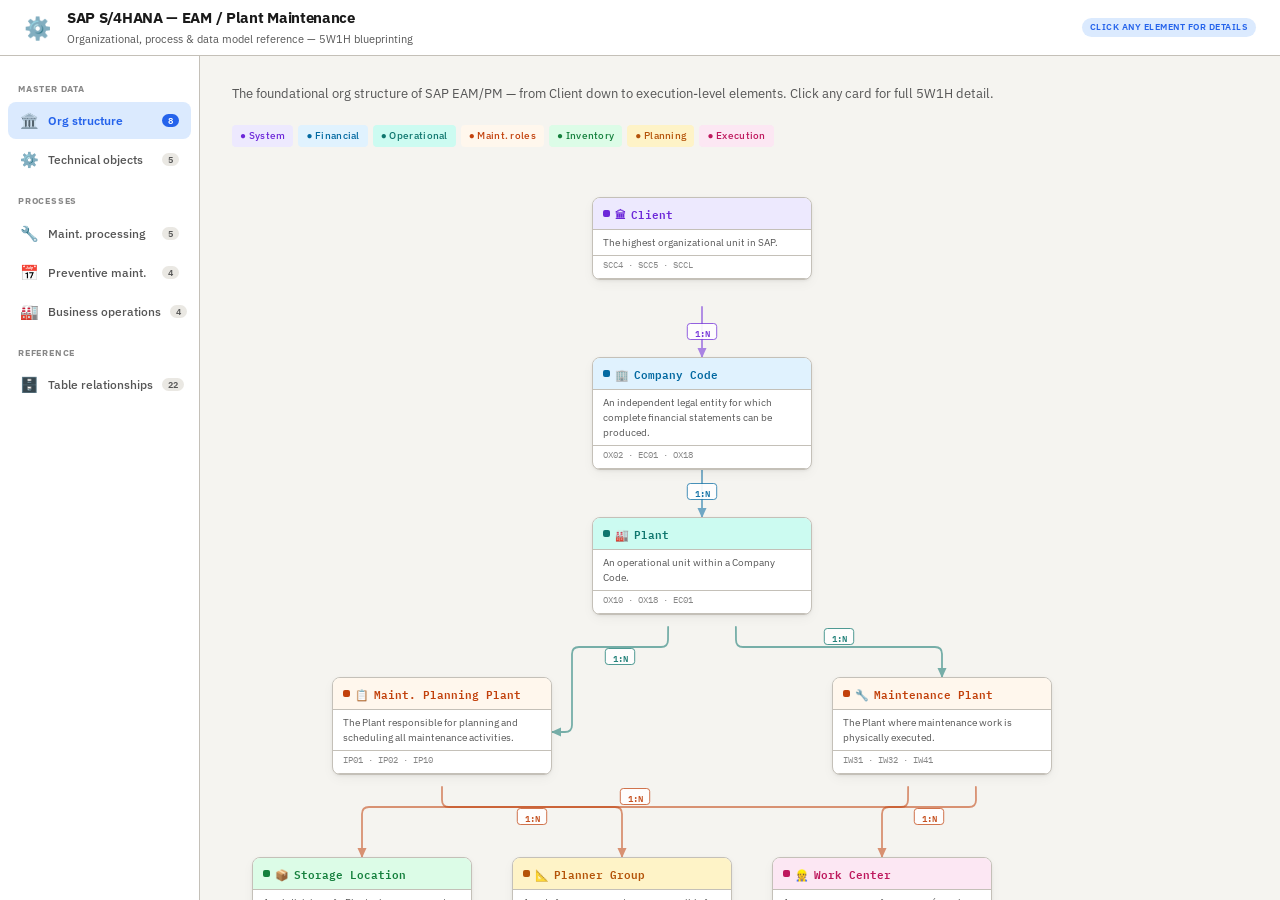
<file: sap-eam/index.html>
<!DOCTYPE html>
<html lang="en">
<head>
<meta charset="UTF-8">
<meta name="viewport" content="width=device-width, initial-scale=1.0">
<title>SAP S/4HANA EAM</title>
<link href="https://fonts.googleapis.com/css2?family=IBM+Plex+Sans:wght@300;400;500;600;700&family=IBM+Plex+Mono:wght@400;500&display=swap" rel="stylesheet">
<style>
*,*::before,*::after{box-sizing:border-box;margin:0;padding:0}
:root{
--bg:#f5f4f0;--bg2:#eae8e3;--card:#fff;--text:#1a1a1a;--text2:#555;--text3:#888;
--accent:#2563eb;--accent-light:#dbeafe;--accent-dark:#1e40af;
--purple:#6d28d9;--purple-l:#ede9fe;--purple-d:#4c1d95;
--blue:#0369a1;--blue-l:#e0f2fe;--blue-d:#0c4a6e;
--teal:#0f766e;--teal-l:#ccfbf1;--teal-d:#134e4a;
--coral:#c2410c;--coral-l:#fff7ed;--coral-d:#7c2d12;
--green:#15803d;--green-l:#dcfce7;--green-d:#14532d;
--amber:#b45309;--amber-l:#fef3c7;--amber-d:#78350f;
--pink:#be185d;--pink-l:#fce7f3;--pink-d:#831843;
--red:#dc2626;--red-l:#fee2e2;--red-d:#7f1d1d;
--line:#c4c0b8;
--shadow:0 1px 3px rgba(0,0,0,.06),0 4px 12px rgba(0,0,0,.04);
--shadow-hover:0 4px 16px rgba(0,0,0,.1),0 1px 4px rgba(0,0,0,.06);
}
@media(prefers-color-scheme:dark){:root{
--bg:#151515;--bg2:#1e1e1e;--card:#222;--text:#e8e6e1;--text2:#a8a8a8;--text3:#6a6a6a;
--accent:#60a5fa;--accent-light:#1e3a5f;--accent-dark:#93c5fd;
--purple-l:#2e1065;--purple-d:#c4b5fd;--purple:#a78bfa;
--blue-l:#0c3547;--blue-d:#7dd3fc;--blue:#38bdf8;
--teal-l:#103836;--teal-d:#5eead4;--teal:#2dd4bf;
--coral-l:#3b1a08;--coral-d:#fdba74;--coral:#fb923c;
--green-l:#0f2e18;--green-d:#86efac;--green:#4ade80;
--amber-l:#3b2506;--amber-d:#fcd34d;--amber:#fbbf24;
--pink-l:#3b0a25;--pink-d:#f9a8d4;--pink:#f472b6;
--red-l:#3b1010;--red-d:#fca5a5;--red:#f87171;
--line:#3a3a3a;
--shadow:0 1px 3px rgba(0,0,0,.3),0 4px 12px rgba(0,0,0,.2);
--shadow-hover:0 4px 20px rgba(0,0,0,.4);
}}
/* ── Desktop app shell ─────────────────────────────────────────────── */
*{box-sizing:border-box}
html,body{height:100%;overflow:hidden}
body{background:var(--bg);color:var(--text);font-family:'IBM Plex Sans',sans-serif;line-height:1.6;display:flex;flex-direction:column;margin:0;padding:0}

/* Top bar */
.topbar{display:flex;align-items:center;gap:16px;padding:0 24px;height:56px;background:var(--card);border-bottom:1.5px solid var(--line);flex-shrink:0;z-index:50}
.topbar h1{font-size:15px;font-weight:700;letter-spacing:-.3px;white-space:nowrap}
.topbar .sub{font-size:11px;color:var(--text2);white-space:nowrap}
.topbar .badge{display:inline-block;background:var(--accent-light);color:var(--accent);font-size:9px;font-weight:600;padding:2px 8px;border-radius:20px;letter-spacing:.5px;text-transform:uppercase;white-space:nowrap}
.topbar .spacer{flex:1}

/* Main layout: sidebar + content */
.shell{display:flex;flex:1;overflow:hidden}

/* Left sidebar nav */
.sidebar{width:200px;flex-shrink:0;background:var(--card);border-right:1.5px solid var(--line);display:flex;flex-direction:column;padding:12px 8px;gap:2px;overflow-y:auto}
.sidebar-label{font-size:9px;font-weight:700;text-transform:uppercase;letter-spacing:.8px;color:var(--text3);padding:10px 10px 4px;margin-top:4px}
.tab-btn{display:flex;align-items:center;gap:9px;width:100%;padding:9px 12px;border:none;background:transparent;border-radius:8px;font-family:inherit;font-size:12px;font-weight:500;color:var(--text2);cursor:pointer;transition:all .15s;text-align:left;white-space:nowrap}
.tab-btn:hover{color:var(--text);background:var(--bg2)}
.tab-btn.active{background:var(--accent-light);color:var(--accent);font-weight:600}
.tab-btn .ti{font-size:15px;flex-shrink:0}
.tab-btn .tc{margin-left:auto;font-size:9px;background:var(--bg2);padding:1px 6px;border-radius:8px;font-weight:600}
.tab-btn.active .tc{background:var(--accent);color:#fff}

/* Content area */
.content{flex:1;overflow-y:auto;overflow-x:hidden;padding:28px 32px 60px}

/* Legacy compat */
.page{width:100%}
header{display:none}
.tab-bar{display:none}

.section{display:none}.section.active{display:block}
.section-desc{font-size:13px;color:var(--text2);margin-bottom:20px;line-height:1.6;max-width:900px}
.legend-bar{display:flex;flex-wrap:wrap;gap:5px;margin-bottom:20px}
.legend-bar .tag{font-size:10px;font-weight:500;padding:3px 8px;border-radius:4px;letter-spacing:.3px}
.diagram{display:flex;flex-direction:column;align-items:center;gap:0}
.tier{display:flex;justify-content:center;gap:12px;width:100%;flex-wrap:wrap}
.connector-v{width:2px;height:28px;background:var(--line);margin:0 auto;position:relative}
.connector-v::after{content:'';position:absolute;bottom:-4px;left:50%;transform:translateX(-50%);border:5px solid transparent;border-top-color:var(--line)}
.connector-v .label{position:absolute;right:-38px;top:4px;font-size:10px;color:var(--text3);font-weight:500;white-space:nowrap;font-family:'IBM Plex Mono',monospace}
.org-card{background:var(--card);border-radius:10px;border:1.5px solid var(--line);cursor:pointer;transition:all .2s;box-shadow:var(--shadow);overflow:hidden;width:260px;min-width:200px}
.org-card:hover{box-shadow:var(--shadow-hover);transform:translateY(-2px)}
.org-card.active{border-color:var(--accent)}
.org-card .ch{padding:12px 14px 8px;display:flex;align-items:center;gap:8px}
.org-card .ci{width:32px;height:32px;border-radius:7px;display:flex;align-items:center;justify-content:center;font-size:16px;flex-shrink:0}
.org-card .ct{font-size:13px;font-weight:600;line-height:1.3}
.org-card .cw{font-size:11px;color:var(--text2);padding:0 14px 8px;line-height:1.5}
.org-card .cc{font-family:'IBM Plex Mono',monospace;font-size:10px;color:var(--text3);padding:0 14px 8px}
.detail-panel{background:var(--card);border-radius:12px;border:1.5px solid var(--line);box-shadow:var(--shadow);margin-top:28px;overflow:hidden;display:none;animation:fu .25s ease}
.detail-panel.show{display:block}
@keyframes fu{from{opacity:0;transform:translateY(8px)}to{opacity:1;transform:translateY(0)}}
.dh{padding:18px 22px 14px;border-bottom:1px solid var(--line);display:flex;align-items:center;gap:12px}
.dh .icon{width:40px;height:40px;border-radius:9px;display:flex;align-items:center;justify-content:center;font-size:20px;flex-shrink:0}
.dh .info h2{font-size:18px;font-weight:700}
.dh .info p{font-size:12px;color:var(--text2)}
.cb{margin-left:auto;width:30px;height:30px;border-radius:7px;border:1px solid var(--line);background:var(--bg);display:flex;align-items:center;justify-content:center;cursor:pointer;font-size:14px;color:var(--text2)}
.cb:hover{background:var(--bg2);color:var(--text)}
.dg{display:grid;grid-template-columns:repeat(auto-fit,minmax(260px,1fr));gap:0}
.dc{padding:16px 20px;border-bottom:1px solid var(--line);border-right:1px solid var(--line)}
.dc:nth-child(even){border-right:none}
.dc .cl{font-size:10px;font-weight:600;text-transform:uppercase;letter-spacing:.8px;margin-bottom:5px;display:flex;align-items:center;gap:5px}
.dc .cl .q{width:18px;height:18px;border-radius:4px;display:inline-flex;align-items:center;justify-content:center;font-size:9px;font-weight:700;color:#fff;flex-shrink:0}
.dc .cb2{font-size:12px;color:var(--text2);line-height:1.65}
.de{padding:14px 20px;background:var(--bg);border-top:1px solid var(--line)}
.de .row{display:flex;gap:8px;flex-wrap:wrap}
.de .chip{font-size:10px;font-weight:500;padding:3px 8px;border-radius:4px}
.de .tip{font-size:11px;color:var(--text3);margin-top:8px;line-height:1.6}
.dashed-group{border:1.5px dashed var(--line);border-radius:14px;padding:18px 14px 14px;position:relative;margin-top:4px;width:100%}
.dashed-group .gl{position:absolute;top:-10px;left:50%;transform:translateX(-50%);background:var(--bg);padding:0 10px;font-size:10px;font-weight:600;color:var(--text3);text-transform:uppercase;letter-spacing:.5px;white-space:nowrap}
.dashed-group .it{display:flex;justify-content:center;gap:12px;flex-wrap:wrap}
.flow-row{display:flex;align-items:center;justify-content:center;gap:0;flex-wrap:wrap;margin:6px 0}
.fa{color:var(--line);font-size:20px;padding:0 2px;flex-shrink:0}
/* ERD */
.erd-wrap{overflow:auto;padding:10px 0 40px;max-height:calc(100vh - 160px)}
.erd-canvas{position:relative;min-height:850px}
.erd-domain{position:absolute;border:1.5px dashed var(--line);border-radius:14px;padding:36px 12px 12px}
.erd-domain-label{position:absolute;top:-11px;left:16px;background:var(--bg);padding:0 10px;font-size:11px;font-weight:600;text-transform:uppercase;letter-spacing:.6px}
.erd-tbl{position:absolute;background:var(--card);border-radius:8px;border:1.5px solid var(--line);box-shadow:var(--shadow);width:170px;cursor:pointer;transition:all .2s;overflow:hidden;font-size:12px;z-index:5}
.erd-tbl:hover{box-shadow:var(--shadow-hover);transform:translateY(-1px);z-index:20}
.erd-tbl.ea{border-color:var(--accent);z-index:20}
.erd-tbl.hl-active{border-color:var(--accent);z-index:20;box-shadow:0 0 0 2px var(--accent-light),var(--shadow-hover)}
.erd-tbl.hl-dim{opacity:.35}
.erd-tbl.hl-pinned{border-color:var(--accent);box-shadow:0 0 0 3px var(--accent-light),var(--shadow-hover);z-index:25}
.erd-tbl .th2{padding:7px 10px;font-family:'IBM Plex Mono',monospace;font-weight:600;font-size:11px;border-bottom:1px solid var(--line);display:flex;align-items:center;gap:5px}
.erd-tbl .th2 .dot{width:7px;height:7px;border-radius:2px;flex-shrink:0}
.erd-tbl .td2{padding:3px 10px;font-size:9px;color:var(--text2);border-bottom:1px solid var(--line);line-height:1.4}
.erd-tbl .tf{padding:3px 10px;font-family:'IBM Plex Mono',monospace;font-size:9.5px;color:var(--text2);display:flex;align-items:center;gap:3px;line-height:1.6}
.erd-tbl .tf:last-child{padding-bottom:5px}
.erd-tbl .tf .pk{color:var(--amber);font-weight:700;font-size:8px}
.erd-tbl .tf .fk{color:var(--blue);font-weight:600;font-size:8px}
.erd-tbl .tf .fn{color:var(--text)}
.erd-svg{position:absolute;top:0;left:0;pointer-events:none;overflow:visible;z-index:1}
.erd-hit-svg{position:absolute;top:0;left:0;overflow:visible;z-index:15;pointer-events:none}
.erd-hit-svg .rel-line-hit{pointer-events:all}
/* Improved line transitions */
.rel-line{transition:opacity .18s,stroke-width .18s}
.rel-line-hit{fill:none;stroke:transparent;stroke-width:14;cursor:pointer}
.rel-line-hit:hover~.rel-line,.rel-line-hit:hover{opacity:1}
.line-tooltip{
  position:fixed;pointer-events:none;z-index:900;
  background:var(--card);border:1.5px solid var(--line);
  border-radius:8px;padding:8px 12px;box-shadow:var(--shadow-hover);
  font-size:11px;font-family:'IBM Plex Mono',monospace;
  opacity:0;transition:opacity .12s;white-space:nowrap;
}
.line-tooltip.show{opacity:1}
.line-tooltip .lt-from{font-weight:700}
.line-tooltip .lt-card{display:inline-block;padding:1px 6px;border-radius:3px;font-size:10px;font-weight:600;margin:0 2px}
.line-tooltip .lt-rel{color:var(--text3);font-size:10px;margin:0 4px}
.eov{position:fixed;top:0;left:0;right:0;bottom:0;background:rgba(0,0,0,.3);z-index:999;display:none}
.eov.show{display:block}
.edp{position:fixed;top:50%;left:50%;transform:translate(-50%,-50%);background:var(--card);border-radius:12px;border:1.5px solid var(--line);box-shadow:0 12px 40px rgba(0,0,0,.15);z-index:1000;max-width:520px;width:92vw;max-height:80vh;overflow-y:auto;display:none;animation:fu .2s ease}
.edp.show{display:block}
.edp .eh{padding:14px 18px 10px;border-bottom:1px solid var(--line);display:flex;align-items:center;gap:10px}
.edp .eh h3{font-size:16px;font-weight:700;font-family:'IBM Plex Mono',monospace}
.edp .eh .eb{font-size:10px;padding:2px 8px;border-radius:4px;font-weight:600}
.edp .ed{padding:10px 18px;font-size:12px;color:var(--text2);line-height:1.6;border-bottom:1px solid var(--line)}
.edp .es{padding:10px 18px}
.edp .es h4{font-size:10px;font-weight:600;text-transform:uppercase;letter-spacing:.7px;color:var(--text3);margin-bottom:6px}
.edp .ef{display:flex;align-items:center;gap:5px;padding:3px 0;font-size:11px;font-family:'IBM Plex Mono',monospace;border-bottom:1px solid var(--bg2)}
.edp .ef .badge{font-size:9px;padding:1px 5px;border-radius:3px;font-weight:700;font-family:'IBM Plex Sans',sans-serif}
.edp .er{padding:10px 18px 16px}
.edp .er h4{font-size:10px;font-weight:600;text-transform:uppercase;letter-spacing:.7px;color:var(--text3);margin-bottom:6px}
.edp .eri{font-size:11px;color:var(--text2);padding:3px 0;line-height:1.5;border-bottom:1px solid var(--bg2);display:flex;gap:5px;align-items:baseline}
.edp .eri .ar{color:var(--accent);font-weight:600;font-size:13px;flex-shrink:0}
/* ── Business Operations ───────────────────────────────────────────── */
.biz-wrap{width:100%;padding:0 0 60px}
.biz-scenario{background:var(--card);border:1.5px solid var(--line);border-radius:14px;margin-bottom:32px;overflow:hidden;box-shadow:var(--shadow)}
.biz-scenario-hd{padding:16px 22px;display:flex;align-items:center;gap:14px;border-bottom:1px solid var(--line)}
.biz-scenario-hd .bs-icon{width:42px;height:42px;border-radius:10px;display:flex;align-items:center;justify-content:center;font-size:22px;flex-shrink:0}
.biz-scenario-hd .bs-title{font-size:16px;font-weight:700}
.biz-scenario-hd .bs-sub{font-size:11px;color:var(--text2);margin-top:2px}
.biz-scenario-hd .bs-trigger{margin-left:auto;font-size:10px;font-weight:600;padding:4px 10px;border-radius:6px;background:var(--bg2);color:var(--text3);flex-shrink:0}
/* Status bar */
.biz-status-flow{display:flex;gap:0;align-items:center;padding:10px 22px;background:var(--bg);border-bottom:1px solid var(--line);flex-wrap:wrap;gap:2px}
.biz-status{padding:4px 10px;border-radius:20px;font-size:10px;font-weight:700;font-family:"IBM Plex Mono",monospace;letter-spacing:.3px;white-space:nowrap}
.biz-status-arrow{color:var(--line);font-size:12px;padding:0 4px;flex-shrink:0}
/* Swimlanes — vertical list layout */
.biz-swimlanes{display:flex;flex-direction:column}
.biz-lane{display:flex;align-items:stretch;border-bottom:1px solid var(--line)}
.biz-lane:last-child{border-bottom:none}
.biz-lane-label{width:180px;flex-shrink:0;padding:14px 16px;font-size:10px;font-weight:700;text-transform:uppercase;letter-spacing:.6px;color:var(--text3);background:var(--bg);border-right:1px solid var(--line);display:flex;align-items:flex-start;gap:8px;padding-top:16px}
.biz-lane-label .role-dot{width:9px;height:9px;border-radius:50%;flex-shrink:0;margin-top:2px}
.biz-lane-steps{flex:1;padding:14px 20px;display:flex;flex-direction:row;flex-wrap:wrap;align-items:center;gap:4px}
/* Step box — now unconstrained width, grows naturally */
.biz-step{display:flex;align-items:center;gap:4px}
.biz-step-box{background:var(--bg);border:1.5px solid var(--line);border-radius:8px;padding:8px 13px;font-size:12px;font-weight:500;line-height:1.4;position:relative;cursor:default;transition:all .15s;white-space:nowrap}
.biz-step-box:hover{box-shadow:var(--shadow-hover);transform:translateY(-1px);border-color:var(--accent)}
.biz-step-box .step-tcode{font-family:"IBM Plex Mono",monospace;font-size:9px;font-weight:600;margin-top:3px;display:block;opacity:.7}
.biz-step-box .step-num{position:absolute;top:-8px;left:-8px;width:18px;height:18px;border-radius:50%;font-size:9px;font-weight:700;display:flex;align-items:center;justify-content:center;color:#fff}
.biz-arrow{width:24px;flex-shrink:0;display:flex;align-items:center;justify-content:center;color:var(--line);font-size:16px}
.biz-decision-box{background:var(--bg);border:1.5px dashed var(--line);border-radius:8px;padding:6px 12px;font-size:11px;font-weight:600;color:var(--text3);white-space:nowrap;cursor:default}
/* Footer */
.biz-footer{padding:10px 22px;display:flex;gap:8px;flex-wrap:wrap;align-items:center;background:var(--bg2);border-top:1px solid var(--line)}
.biz-footer .kpi-chip{font-size:10px;padding:3px 9px;border-radius:4px;font-weight:500}
.biz-footer .kpi-label{font-size:10px;color:var(--text3);margin-right:4px}
/* mobile styles removed — desktop app */
</style>
</head>
<body>
<!-- Top bar -->
<div class="topbar">
  <span style="font-size:22px;line-height:1">⚙️</span>
  <div style="display:flex;flex-direction:column;gap:1px">
    <h1>SAP S/4HANA — EAM / Plant Maintenance</h1>
    <span class="sub">Organizational, process &amp; data model reference — 5W1H blueprinting</span>
  </div>
  <div class="spacer"></div>
  <span class="badge">Click any element for details</span>
</div>

<!-- Shell -->
<div class="shell">

  <!-- Sidebar -->
  <nav class="sidebar">
    <div class="sidebar-label">Master Data</div>
    <button class="tab-btn active" onclick="switchTab('org')">
      <span class="ti">🏛️</span>Org structure<span class="tc">8</span>
    </button>
    <button class="tab-btn" onclick="switchTab('tech')">
      <span class="ti">⚙️</span>Technical objects<span class="tc">5</span>
    </button>
    <div class="sidebar-label">Processes</div>
    <button class="tab-btn" onclick="switchTab('proc')">
      <span class="ti">🔧</span>Maint. processing<span class="tc">5</span>
    </button>
    <button class="tab-btn" onclick="switchTab('prev')">
      <span class="ti">📅</span>Preventive maint.<span class="tc">4</span>
    </button>
    <button class="tab-btn" onclick="switchTab('biz')">
      <span class="ti">🏭</span>Business operations<span class="tc">4</span>
    </button>
    <div class="sidebar-label">Reference</div>
    <button class="tab-btn" onclick="switchTab('erd')">
      <span class="ti">🗄️</span>Table relationships<span class="tc">22</span>
    </button>
  </nav>

  <!-- Content -->
  <div class="content" id="mainContent">
    <div id="sec-org" class="section active"></div>
    <div id="sec-tech" class="section"></div>
    <div id="sec-proc" class="section"></div>
    <div id="sec-prev" class="section"></div>
    <div id="sec-erd" class="section"></div>
    <div id="sec-biz" class="section"></div>
    <div class="detail-panel" id="detailPanel"></div>
  </div>
</div>

<div class="eov" id="eov" onclick="closeErd()"></div>
<div class="edp" id="edp"></div>
<script>
const COLORS={purple:{bg:"var(--purple-l)",fg:"var(--purple)",dk:"var(--purple-d)"},blue:{bg:"var(--blue-l)",fg:"var(--blue)",dk:"var(--blue-d)"},teal:{bg:"var(--teal-l)",fg:"var(--teal)",dk:"var(--teal-d)"},coral:{bg:"var(--coral-l)",fg:"var(--coral)",dk:"var(--coral-d)"},green:{bg:"var(--green-l)",fg:"var(--green)",dk:"var(--green-d)"},amber:{bg:"var(--amber-l)",fg:"var(--amber)",dk:"var(--amber-d)"},pink:{bg:"var(--pink-l)",fg:"var(--pink)",dk:"var(--pink-d)"},red:{bg:"var(--red-l)",fg:"var(--red)",dk:"var(--red-d)"}};

const ALL={
client:{id:"client",title:"Client",icon:"\u{1F3DB}",color:"purple",what:"The highest organizational unit in SAP. Represents the entire corporate group. All master data and configuration exist within a Client.",why:"Provides complete data isolation between environments (Prod, QA, Dev). Ensures data never leaks between company groups.",who:"SAP Basis administrators. System architects define client strategy. Rarely changed after go-live.",when:"Defined once during initial system installation (SCC4). Typically Client 100=Prod, 200=QA, 300=Dev.",where:"SAP system settings. Visible on every login screen. Affects all modules.",how:"Created via SCC4. Client copies (SCC5/SCCL) duplicate configuration between clients.",tcodes:["SCC4","SCC5","SCCL"],tables:["T000"],tips:"Use 3 clients minimum: Dev, QA, Prod. Never modify Client 000 (SAP reference)."},
companycode:{id:"companycode",title:"Company Code",icon:"\u{1F3E2}",color:"blue",what:"An independent legal entity for which complete financial statements can be produced. Central unit of Financial Accounting (FI).",why:"Required by law for statutory financial reporting. In EAM, determines which entity bears maintenance costs.",who:"Finance/Controlling teams define Company Codes. CFO is business owner. EAM consultants align with blueprinting.",when:"Defined during org structure design (OX02). Rarely changed post go-live.",where:"SPRO \u2192 Enterprise Structure \u2192 Definition \u2192 Financial Accounting.",how:"Create via OX02 or copy via EC01. Assign to Controlling Area (OKKP). Assign Plants via OX18.",tcodes:["OX02","EC01","OX18","OBY6"],tables:["T001","T001B"],tips:"1 Company Code : N Plants. A Plant belongs to exactly one Company Code."},
plant:{id:"plant",title:"Plant",icon:"\u{1F3ED}",color:"teal",what:"An operational unit within a Company Code. In EAM/PM, the Plant is the central hub linking to all maintenance structures.",why:"Separates operational data by physical location or business division. Enables independent maintenance management per site.",who:"Operations/Plant Managers are business owners. Defined during blueprinting with logistics and maintenance teams.",when:"Configured during org structure setup (OX10). Assigned to Company Code via OX18. Must exist before technical objects.",where:"SPRO \u2192 Enterprise Structure \u2192 Definition \u2192 Logistics \u2013 General. Visible in IW21, IE01, IL01.",how:"Create via OX10. Key settings: name, address, factory calendar. Can be both Maintenance Planning Plant and Maintenance Plant.",tcodes:["OX10","OX18","EC01"],tables:["T001W","T001K"],tips:"Consider a Central Planning Plant model for multi-site organizations."},
maint_plan_plant:{id:"maint_plan_plant",title:"Maint. Planning Plant",icon:"\u{1F4CB}",color:"coral",what:"The Plant responsible for planning and scheduling all maintenance activities. Holds task lists, maintenance plans, Planner Groups.",why:"Enables centralized planning across multiple executing plants. One team can plan for many factories.",who:"Maintenance Planners and Managers. They create plans, task lists, schedule work.",when:"Assigned during org structure config in SPRO. Specified on every plan, task list, and equipment master.",where:"SPRO \u2192 Plant Maintenance \u2192 Maintenance Plans / Task Lists. Referenced in IP01, IA01, IE01.",how:"Any Plant can be designated. Assign on technical objects and plans. Configure Planner Groups via IR01.",tcodes:["IP01","IP02","IP10","IA01","IR01"],tables:["MPLA","PLKO"],tips:"Use one central Planning Plant for standardized strategies. Doesn't need to be the physical location."},
maint_plant:{id:"maint_plant",title:"Maintenance Plant",icon:"\u{1F527}",color:"coral",what:"The Plant where maintenance work is physically executed. Where technicians, tools, and workshop resources are located.",why:"Separates where work is planned from where it is done. Enables accurate cost tracking per location.",who:"Technicians, Supervisors, Workshop Managers. They execute orders, record confirmations, manage resources.",when:"Assigned on equipment and functional location masters. Derived automatically when orders are created.",where:"Specified on equipment (IE01) and functional locations (IL01). Visible in IW31/IW32.",how:"Any Plant can serve. Assign on technical object master. Work Centers and spare parts are assigned here.",tcodes:["IW31","IW32","IW41","IE01","IL01"],tables:["AUFK","ILOA","EQUI"],tips:"Planning Plant \u2260 Maintenance Plant = central planning + local execution."},
storage_loc:{id:"storage_loc",title:"Storage Location",icon:"\u{1F4E6}",color:"green",what:"A subdivision of a Plant where spare parts and consumables are physically stored.",why:"Enables precise inventory tracking at warehouse/stockroom level. Minimizes downtime.",who:"Warehouse Managers, Store Keepers, Maintenance Planners.",when:"Defined during org structure setup. Referenced every time goods are issued for maintenance.",where:"SPRO \u2192 Materials Management. Visible in MMBE, MB1A/MIGO, IW31 components.",how:"Created via OX09. Each belongs to one Plant. Extend materials via MM01.",tcodes:["OX09","MMBE","MB1A","MIGO","MM01"],tables:["T001L","MARD"],tips:"Create a dedicated PM Store per plant to separate maintenance from production materials."},
work_center:{id:"work_center",title:"Work Center",icon:"\u{1F477}",color:"pink",what:"A resource or group of resources (people, machines, tools) for maintenance. Defines capacity, cost rates, and skills.",why:"Backbone of capacity planning and costing. Defines available hours, hourly rates, qualifications.",who:"Maintenance Managers and HR. Mapped by crew or trade (WC-ELEC, WC-MECH).",when:"Created before task lists and orders. Defined during blueprinting (IR01). Referenced in every operation.",where:"IR01. Assigned to a Plant. Linked to Cost Center and Activity Type.",how:"Create IR01. Key: Plant, category 0001, Cost Center, Activity Type, capacity, scheduling formulas.",tcodes:["IR01","IR02","IR03","CR05","CR07"],tables:["CRHD","CRCO","KAKO"],tips:"Structure by trade. Set realistic capacity. Link to correct Cost Center."},
planner_group:{id:"planner_group",title:"Planner Group",icon:"\u{1F4D0}",color:"amber",what:"A code for a person or team responsible for planning maintenance within a Planning Plant.",why:"Provides accountability and workload distribution. Enables filtering and planning KPIs.",who:"Maintenance Planners. One group per planner or trade team.",when:"Defined during org setup. Assigned to equipment, plans, and orders. Used daily.",where:"SPRO \u2192 PM \u2192 Planner Groups. Referenced in IW31/32, IP01, IE01.",how:"3-character code with description. Assigned to a Planning Plant. Filter via IW38/IW39.",tcodes:["IR01","IW38","IW39","IP01","IE01"],tables:["T024I"],tips:"One per planner or discipline. IW38 with Planner Group filter = daily worklist."},
func_loc:{id:"func_loc",title:"Functional Location",icon:"\u{1F4CD}",color:"purple",what:"Hierarchical representation of WHERE maintenance happens. E.g., Plant-Area-System-Position. Structured multi-level indicator.",why:"Stable location-based structure for maintenance history. Even when equipment moves, history stays at the location.",who:"Maintenance Engineers design hierarchy during blueprinting. Plant Managers approve.",when:"Defined during master data setup (IL01). Hierarchy designed before any data load.",where:"IL01-IL03, IL05, IL06. Tables IFLO, IFLOT, ILOA, TPLNR.",how:"Design hierarchy first (3-4 levels). Define structure indicators in SPRO (OIBB). Create via IL01.",tcodes:["IL01","IL02","IL03","IL05","IL06","OIBB"],tables:["IFLO","IFLOT","ILOA","TPLNR"],tips:"Design on paper first. 3-4 levels max. Naming convention cannot change after creation."},
equipment:{id:"equipment",title:"Equipment",icon:"\u2699\uFE0F",color:"blue",what:"An individual physical asset maintained independently. Represents WHAT is maintained. Each carries unique history, serial number, specs.",why:"Tracks history, costs, performance per asset. Enables MTBF, MTTR, TCO analysis. Required for regulatory traceability.",who:"Maintenance Engineers create masters. Asset Managers track lifecycle. Technicians reference during work.",when:"Created after Functional Locations. IE01 during master data loading. Updated through lifecycle.",where:"IE01-IE03, IE05, IE07. Tables EQUI, EQUZ, ILOA, EQST.",how:"IE01: category, description, Maint/Planning Plant, Planner Group, Cost Center, Functional Location, manufacturer, serial.",tcodes:["IE01","IE02","IE03","IE05","IE07","IE4N"],tables:["EQUI","EQUZ","ILOA","EQST"],tips:"Always install at a Functional Location. Use Classification for technical attributes."},
bom:{id:"bom",title:"Maintenance BOM",icon:"\u{1F5C2}",color:"teal",what:"Structured list of spare parts and components needed to maintain equipment or functional location.",why:"Ensures right parts available. Drives MRP. Standardizes material usage. Auto-populates order components.",who:"Maintenance Engineers create. Material Managers maintain part numbers. Planners reference.",when:"After equipment and material masters exist. Updated when equipment modified.",where:"IB01-IB03, CS01-CS03. Tables STKO (header), STPO (items), MAST.",how:"IB01 for Equipment BOM, CS01 for Material BOM. Assign materials, quantities, item categories.",tcodes:["IB01","IB02","IB03","IB08","CS01","CS03"],tables:["STKO","STPO","MAST"],tips:"Create for critical assets. Item category L=stock, N=non-stock. Keep updated."},
serial_num:{id:"serial_num",title:"Serial Number",icon:"\u{1F522}",color:"coral",what:"Unique identifier for individual material items enabling piece-level traceability. Can link to equipment.",why:"Required for regulatory compliance (FDA, aviation). Enables warranty tracking, recall management.",who:"Material Managers set profiles. Warehouse assigns at goods receipt. Technicians record at installation.",when:"Profile in MM01. Numbers assigned at MIGO. Referenced in orders.",where:"IQ01-IQ03, MM01, MIGO. Tables SER01, SERI, OBJK.",how:"Enable on material master (MM01 Serial Profile). Assign at goods receipt. Auto-create equipment optionally.",tcodes:["IQ01","IQ02","IQ03","MM01","MIGO"],tables:["SER01","SERI","OBJK","EQUI"],tips:"Only serialize high-value or safety-critical items. Use profile PPPP for auto-equipment."},
class_char:{id:"class_char",title:"Classification",icon:"\u{1F3F7}",color:"green",what:"System for structured technical attributes via classes and characteristics. E.g., pump with Flow Rate, Pressure, Material.",why:"Enables technical searches, standardized specs, spare parts matching, catalog-based failure recording.",who:"Maintenance Engineers define classes/chars. Technical Planners assign to objects.",when:"Defined in Realize phase (CL02, CT04). Assigned to equipment/functional locations during master data load.",where:"CL02, CT04, CL20N, CLFM. Tables KLAH, KSSK, AUSP, CABN.",how:"Define characteristics (CT04), create classes (CL02), assign objects via Classification tab.",tcodes:["CL02","CT04","CL20N","CLFM","IE01"],tables:["KLAH","KSSK","AUSP","CABN"],tips:"Start with 10-15 chars per class. Standardize units. Same hierarchy for equipment and spares."},
notification:{id:"notification",title:"Notification",icon:"\u{1F514}",color:"purple",what:"Document to report maintenance events — malfunctions, damage, requests. Entry point for corrective maintenance. Types: M1, M2, M3.",why:"Captures structured problem reports: what failed, damage code, where. Enables failure trending and KPIs.",who:"Anyone creates — operators, technicians, supervisors. Planners review and convert to orders.",when:"Created when problem detected. Processed in planning meetings. Completed after work done.",where:"IW21-IW23, IW28, IW29. Tables QMEL, QMFE, QMUR, QMSM.",how:"IW21: select type, enter description, assign object, add damage codes. Convert to order. Complete when done.",tcodes:["IW21","IW22","IW23","IW28","IW29","IW68"],tables:["QMEL","QMFE","QMUR","QMSM"],tips:"Configure catalog profiles (QS41). Enforce mandatory fields. Train operators."},
maint_order:{id:"maint_order",title:"Maintenance Order",icon:"\u{1F4DD}",color:"blue",what:"Document authorizing, planning, and tracking maintenance work. Contains operations, components, costs, scheduling. Types: PM01-PM04.",why:"Central work document. No orders = no cost tracking, no history, no capacity planning.",who:"Planners create/plan. Supervisors schedule/release. Technicians execute/confirm. Controllers settle.",when:"Created from notification or directly (IW31). Lifecycle: CRTD → REL → CNF → TECO → CLSD.",where:"IW31-33, IW38. Tables AUFK, AFKO, AFVC, RESB, AFRU.",how:"IW31: type, object, operations+work center, components from BOM, schedule, release. Confirm IW41. Settle KO88.",tcodes:["IW31","IW32","IW33","IW38","IW41","IW44","KO88"],tables:["AUFK","AFKO","AFVC","RESB","AFRU"],tips:"Always confirm orders. IW38 = daily worklist. Set up auto-settlement batch."},
confirmation:{id:"confirmation",title:"Confirmation",icon:"\u2705",color:"teal",what:"Records actual work against order operations. Captures hours, dates, findings, measurements. Critical feedback loop.",why:"Without it: no actual costs, no labor history, no KPIs. Drives MTTR, wrench time, utilization.",who:"Technicians create. Supervisors review. Time Admins may batch-confirm.",when:"During/after work. Can be partial or final. Final triggers CNF status.",where:"IW41 (individual), IW42/IW44 (collective). Tables AFRU, AFVV, JEST.",how:"IW41: order/operation, actual hours, dates, final flag, text. IW44 for batch. Integrate with CATS.",tcodes:["IW41","IW42","IW44","IW45","CATS","IW47"],tables:["AFRU","AFVV","JEST"],tips:"Make simple for technicians. Use Fiori mobile. Confirmations drive KPIs and budgets."},
settlement:{id:"settlement",title:"Settlement",icon:"\u{1F4B0}",color:"amber",what:"Allocates order costs to receivers — Cost Center, Asset, WBS. Bridges PM and CO/FI.",why:"Orders are temporary cost collectors. Without settlement, costs never reach financial reports.",who:"Controlling defines rules. EAM configures defaults. Settlement runs as batch.",when:"Rules set at order creation. Actual run at period-end or TECO. Before period close.",where:"KO88 (individual), CO88 (batch). Rules on order (IW32). Config in SPRO/CO.",how:"Default per order type (e.g., PM01 → 100% equipment Cost Center). Run KO88 or CO88 batch.",tcodes:["KO88","CO88","KOB1","IW32","S_ALR_87013611"],tables:["COBK","COEP","COSP","AUFK"],tips:"Configure defaults so planners skip manual setup. Run monthly batch. Capital maint → AuC."},
maint_history:{id:"maint_history",title:"Maint. History",icon:"\u{1F4CA}",color:"coral",what:"Accumulated record of all maintenance on a technical object — notifications, orders, confirmations, measurements, costs.",why:"Most valuable EAM output. Enables MTBF/MTTR, failure patterns, predictive strategies, audit trails.",who:"Everyone consumes. Reliability Engineers analyze. Planners review. Managers justify budgets.",when:"Built automatically from completed notifications, confirmed orders, recorded measurements.",where:"IE03/IL03 → History. IW69, IW65. Tables QMEL, AUFK, AFRU, IMRG.",how:"No creation — built by closing notifications, confirming orders, recording measurements. Extract to BW.",tcodes:["IW69","IW65","IE03","IL03","IW28","IW38"],tables:["QMEL","AUFK","AFRU","IMRG","JEST"],tips:"Quality depends on data capture discipline. Enforce catalog codes. Quarterly failure reviews."},
task_list:{id:"task_list",title:"Task List",icon:"\u{1F4C3}",color:"purple",what:"Predefined sequence of maintenance operations reused across orders and plans. Standardizes procedures.",why:"Consistency, reduced planning time, OEM/safety compliance.",who:"Maintenance Engineers create from OEM manuals and best practices.",when:"After Work Centers and BOMs exist. Referenced by plans. Updated when procedures change.",where:"IA01-IA03, IA05, IA11. Tables PLKO, PLPO, PLMZ, PLAS.",how:"IA01: Planning Plant, operations+work center+duration, materials. Assign to plans via IP01.",tcodes:["IA01","IA02","IA03","IA05","IA06","IA11"],tables:["PLKO","PLPO","PLMZ","PLAS"],tips:"Use general task lists (IA11) for common procedures. 5-15 steps. Always assign materials."},
maint_plan_prev:{id:"maint_plan_prev",title:"Maintenance Plan",icon:"\u{1F4C5}",color:"blue",what:"Automated scheduling rule generating orders/notifications at intervals. Single Cycle or Strategy Plan.",why:"Automates PM scheduling. Ensures nothing missed. Without it, all PM is manual.",who:"Planners create/manage. Reliability Engineers define intervals. Supervisors monitor compliance.",when:"After task lists and strategies exist. IP10 runs daily/weekly as batch.",where:"IP01-IP03, IP10, IP24. Tables MPLA, MPOS, MHIS, MHIO.",how:"IP01: type, cycle/strategy, items+object+task list, start date. IP10/IP30 generates orders.",tcodes:["IP01","IP02","IP03","IP10","IP30","IP24"],tables:["MPLA","MPOS","MHIS","MHIO"],tips:"IP10/IP30 as daily batch = PM heartbeat. 30-day call horizon. Strategy plans for multi-interval."},
maint_strategy:{id:"maint_strategy",title:"Maint. Strategy",icon:"\u{1F504}",color:"teal",what:"Rule set defining multiple maintenance cycles. E.g., Pkg 1=3 months, Pkg 2=12 months. Each package can have a different task list.",why:"Models real-world multi-interval programs. Without it, you need separate plans per interval.",who:"Reliability Engineers design. SAP consultants configure in SPRO. Planners assign to plans.",when:"Defined during configuration before plans. Rarely changed. Reviewed annually.",where:"SPRO or IP11. Tables STRA, STRAT, STRP.",how:"IP11: scheduling indicator, packages with cycles/units. Set hierarchy. Assign to plans.",tcodes:["IP11","IP12","IP13","IP01","SPRO"],tables:["STRA","STRAT","STRP"],tips:"Match OEM schedules. Use hierarchy to skip lower packages. 4-6 packages max. Name clearly."},
meas_point:{id:"meas_point",title:"Measurement Point",icon:"\u{1F4CF}",color:"amber",what:"Defines a parameter to measure on equipment (vibration, pressure, hours). Measurement documents record readings. Enables CBM.",why:"Transforms from time-based to condition-based maintenance. Enables trend analysis and predictive strategies.",who:"Reliability Engineers define parameters/thresholds. Technicians record readings. CM teams analyze.",when:"Points created during master data setup. Readings recorded during inspections or via IoT.",where:"IK01, IK11, IK17. Tables IMPTT, IMRG, IMPT, IMRC.",how:"IK01: position, characteristic, unit, limits on equipment. IK11: record readings. Link to plans for counter-based scheduling.",tcodes:["IK01","IK02","IK07","IK11","IK17","IK18"],tables:["IMPTT","IMRG","IMPT","IMRC"],tips:"Start with runtime hours on critical equipment. Set realistic limits. Integrate IoT."}
};

const ERD={
T000:{name:"T000",desc:"Client master",domain:"org",color:"teal",fields:[{n:"MANDT",k:"PK"},{n:"MTEXT",k:""},{n:"CCCATEGORY",k:""}],rels:["Parent of all tables via MANDT"]},
T001:{name:"T001",desc:"Company codes",domain:"org",color:"teal",fields:[{n:"MANDT",k:"PK+FK"},{n:"BUKRS",k:"PK"},{n:"BUTXT",k:""},{n:"WAERS",k:""}],rels:["\u2192 T000 via MANDT","\u2192 T001W via BUKRS"]},
T001W:{name:"T001W",desc:"Plants / branches",domain:"org",color:"teal",fields:[{n:"MANDT",k:"PK+FK"},{n:"WERKS",k:"PK"},{n:"BUKRS",k:"FK"},{n:"NAME1",k:""},{n:"FABKL",k:""}],rels:["\u2192 T001 via BUKRS","\u2192 T001L, CRHD, T024I via WERKS"]},
T001L:{name:"T001L",desc:"Storage locations",domain:"org",color:"teal",fields:[{n:"MANDT",k:"PK+FK"},{n:"WERKS",k:"PK+FK"},{n:"LGORT",k:"PK"},{n:"LGOBE",k:""}],rels:["\u2192 T001W via WERKS","\u2192 MARD via WERKS+LGORT"]},
T024I:{name:"T024I",desc:"Planner groups (PM)",domain:"org",color:"teal",fields:[{n:"MANDT",k:"PK+FK"},{n:"IWERK",k:"PK+FK"},{n:"INGRP",k:"PK"},{n:"INNAM",k:""}],rels:["\u2192 T001W via IWERK (planning plant)"]},
CRHD:{name:"CRHD",desc:"Work center header",domain:"org",color:"teal",fields:[{n:"MANDT",k:"PK+FK"},{n:"OBJID",k:"PK"},{n:"WERKS",k:"FK"},{n:"ARBPL",k:""},{n:"VERWE",k:""}],rels:["\u2192 T001W via WERKS","\u2192 CRCO via OBJID","\u2192 AFVC via ARBID (object ID)"]},
CRCO:{name:"CRCO",desc:"Work center cost assignment",domain:"org",color:"teal",fields:[{n:"MANDT",k:"PK+FK"},{n:"OBJID",k:"PK+FK"},{n:"LSTAR",k:"PK"},{n:"KOSTL",k:"FK"},{n:"KSTAR",k:""}],rels:["\u2192 CRHD via OBJID"]},
MARD:{name:"MARD",desc:"Material stock per stor. loc.",domain:"org",color:"teal",fields:[{n:"MANDT",k:"PK+FK"},{n:"MATNR",k:"PK"},{n:"WERKS",k:"PK+FK"},{n:"LGORT",k:"PK+FK"},{n:"LABST",k:""},{n:"EINME",k:""}],rels:["\u2192 T001L via WERKS+LGORT"]},
IFLO:{name:"IFLO",desc:"Functional location master",domain:"tech",color:"purple",fields:[{n:"MANDT",k:"PK+FK"},{n:"TPLNR",k:"PK"},{n:"IWERK",k:"FK"},{n:"SWERK",k:"FK"},{n:"INGRP",k:"FK"},{n:"FLTYP",k:""}],rels:["\u2192 T001W via IWERK (planning plant)","\u2192 T001W via SWERK (maint. plant)","\u2192 T024I via IWERK+INGRP","\u2192 ILOA via TPLNR (location data)","\u2192 EQUI via TPLNR (installed equipment)"]},
EQUI:{name:"EQUI",desc:"Equipment master",domain:"tech",color:"purple",fields:[{n:"MANDT",k:"PK+FK"},{n:"EQUNR",k:"PK"},{n:"EQTYP",k:""},{n:"EQKTX",k:""},{n:"TPLNR",k:"FK"},{n:"IWERK",k:"FK"},{n:"SWERK",k:"FK"},{n:"INGRP",k:"FK"},{n:"HERST",k:""}],rels:["\u2192 IFLO via TPLNR (installed at FL)","\u2192 T001W via IWERK/SWERK","\u2192 ILOA via EQUNR (location & accounting)","\u2192 MAST \u2192 STKO (Equipment BOM)","\u2192 QMEL, AUFK via EQUNR"]},
ILOA:{name:"ILOA",desc:"PM object location & acct.",domain:"tech",color:"purple",fields:[{n:"MANDT",k:"PK+FK"},{n:"ILOAN",k:"PK"},{n:"TPLNR",k:"FK"},{n:"EQUNR",k:"FK"},{n:"SWERK",k:"FK"},{n:"IWERK",k:"FK"},{n:"KOSTL",k:"FK"},{n:"BUKRS",k:"FK"}],rels:["\u2192 IFLO via TPLNR","\u2192 EQUI via EQUNR","\u2192 AUFK via OBJNR (object number link)"]},
MAST:{name:"MAST",desc:"Material BOM link (object\u2194BOM)",domain:"tech",color:"purple",fields:[{n:"MANDT",k:"PK+FK"},{n:"MATNR",k:"PK"},{n:"WERKS",k:"PK+FK"},{n:"STLAN",k:"PK"},{n:"STLNR",k:"FK"},{n:"STLAL",k:"FK"}],rels:["\u2192 STKO via STLNR+STLAL","\u2192 EQUI/IFLO via object assignment"]},
STKO:{name:"STKO",desc:"BOM header",domain:"tech",color:"purple",fields:[{n:"MANDT",k:"PK+FK"},{n:"STLNR",k:"PK"},{n:"STLAL",k:"PK"},{n:"STLTY",k:""},{n:"BMENG",k:""}],rels:["\u2192 MAST via STLNR+STLAL","\u2192 STPO via STLNR+STLAL"]},
STPO:{name:"STPO",desc:"BOM items (components)",domain:"tech",color:"purple",fields:[{n:"MANDT",k:"PK+FK"},{n:"STLNR",k:"PK+FK"},{n:"STLAL",k:"PK+FK"},{n:"STLKN",k:"PK"},{n:"IDNRK",k:"FK"},{n:"MENGE",k:""}],rels:["\u2192 STKO via STLNR+STLAL"]},
KLAH:{name:"KLAH",desc:"Class header",domain:"tech",color:"purple",fields:[{n:"MANDT",k:"PK+FK"},{n:"CLINT",k:"PK"},{n:"CLASS",k:""},{n:"KLART",k:""}],rels:["\u2192 KSSK via CLINT","\u2192 CABN via class characteristics"]},
KSSK:{name:"KSSK",desc:"Object \u2194 class assignment",domain:"tech",color:"purple",fields:[{n:"MANDT",k:"PK+FK"},{n:"OBJEK",k:"PK"},{n:"CLINT",k:"PK+FK"},{n:"KLART",k:"PK"}],rels:["\u2192 KLAH via CLINT","\u2192 EQUI/IFLO via OBJEK (object key)"]},
QMEL:{name:"QMEL",desc:"Notification header",domain:"proc",color:"blue",fields:[{n:"MANDT",k:"PK+FK"},{n:"QMNUM",k:"PK"},{n:"QMART",k:""},{n:"EQUNR",k:"FK"},{n:"TPLNR",k:"FK"},{n:"AUFNR",k:"FK"},{n:"QMCOD",k:""}],rels:["\u2192 EQUI via EQUNR","\u2192 IFLO via TPLNR","\u2192 AUFK via AUFNR (assigned order)","\u2192 QMFE via QMNUM (defect items)"]},
QMFE:{name:"QMFE",desc:"Notification items (defects)",domain:"proc",color:"blue",fields:[{n:"MANDT",k:"PK+FK"},{n:"QMNUM",k:"PK+FK"},{n:"FEZAE",k:"PK"},{n:"FEGRP",k:""},{n:"FECOD",k:""}],rels:["\u2192 QMEL via QMNUM"]},
AUFK:{name:"AUFK",desc:"Order header",domain:"proc",color:"blue",fields:[{n:"MANDT",k:"PK+FK"},{n:"AUFNR",k:"PK"},{n:"AUART",k:""},{n:"EQUNR",k:"FK"},{n:"TPLNR",k:"FK"},{n:"IWERK",k:"FK"},{n:"OBJNR",k:"FK"}],rels:["\u2192 EQUI via EQUNR","\u2192 IFLO via TPLNR","\u2192 ILOA via OBJNR (location & acct.)","\u2192 AFKO via AUFNR (scheduling)","\u2192 AFVC via AUFPL (operations)","\u2192 RESB via AUFNR (reservations)","\u2192 COBK/COEP via OBJNR (CO settlement)"]},
AFKO:{name:"AFKO",desc:"Order scheduling data",domain:"proc",color:"blue",fields:[{n:"MANDT",k:"PK+FK"},{n:"AUFNR",k:"PK+FK"},{n:"AUFPL",k:"FK"},{n:"STLNR",k:"FK"},{n:"PLNNR",k:"FK"},{n:"GSTRP",k:""},{n:"GLTRP",k:""}],rels:["\u2192 AUFK via AUFNR","\u2192 STKO via STLNR (BOM used)","\u2192 PLKO via PLNTY+PLNNR (task list)"]},
AFVC:{name:"AFVC",desc:"Order operations",domain:"proc",color:"blue",fields:[{n:"MANDT",k:"PK+FK"},{n:"AUFPL",k:"PK"},{n:"APLZL",k:"PK"},{n:"AUFNR",k:"FK"},{n:"ARBID",k:"FK"},{n:"LTXA1",k:""},{n:"ARBEI",k:""}],rels:["\u2192 AUFK via AUFNR","\u2192 CRHD via ARBID (work center obj. ID)","\u2192 AFRU via AUFPL+APLZL (confirmations)"]},
RESB:{name:"RESB",desc:"Order material reservations",domain:"proc",color:"blue",fields:[{n:"MANDT",k:"PK+FK"},{n:"RSNUM",k:"PK"},{n:"RSPOS",k:"PK"},{n:"AUFNR",k:"FK"},{n:"MATNR",k:"FK"},{n:"WERKS",k:"FK"},{n:"LGORT",k:"FK"},{n:"BDMNG",k:""}],rels:["\u2192 AUFK via AUFNR","\u2192 MARD via MATNR+WERKS+LGORT"]},
AFRU:{name:"AFRU",desc:"Order confirmations",domain:"proc",color:"blue",fields:[{n:"MANDT",k:"PK+FK"},{n:"RUECK",k:"PK"},{n:"AUFNR",k:"FK"},{n:"AUFPL",k:"FK"},{n:"APLZL",k:"FK"},{n:"ARBEI",k:""},{n:"BUDAT",k:""}],rels:["\u2192 AUFK via AUFNR","\u2192 AFVC via AUFPL+APLZL (operation confirmed)"]},
COBK:{name:"COBK",desc:"CO document header",domain:"proc",color:"blue",fields:[{n:"MANDT",k:"PK+FK"},{n:"KOKRS",k:"PK"},{n:"BELNR",k:"PK"},{n:"GJAHR",k:"PK"},{n:"BLDAT",k:""}],rels:["\u2192 COEP via KOKRS+BELNR+GJAHR","\u2192 AUFK via OBJNR on COEP"]},
COEP:{name:"COEP",desc:"CO document line items",domain:"proc",color:"blue",fields:[{n:"MANDT",k:"PK+FK"},{n:"KOKRS",k:"PK+FK"},{n:"BELNR",k:"PK+FK"},{n:"GJAHR",k:"PK+FK"},{n:"BUZEI",k:"PK"},{n:"OBJNR",k:"FK"},{n:"WKGBTR",k:""}],rels:["\u2192 COBK via KOKRS+BELNR+GJAHR","\u2192 AUFK via OBJNR (order object number)"]},
PLKO:{name:"PLKO",desc:"Task list header",domain:"prev",color:"amber",fields:[{n:"MANDT",k:"PK+FK"},{n:"PLNTY",k:"PK"},{n:"PLNNR",k:"PK"},{n:"PLNAL",k:"PK"},{n:"WERKS",k:"FK"},{n:"STATU",k:""}],rels:["\u2192 T001W via WERKS (planning plant)","\u2192 PLPO via PLNTY+PLNNR+PLNAL","\u2192 MPOS via PLNNR (assigned to plan items)"]},
PLPO:{name:"PLPO",desc:"Task list operations",domain:"prev",color:"amber",fields:[{n:"MANDT",k:"PK+FK"},{n:"PLNTY",k:"PK+FK"},{n:"PLNNR",k:"PK+FK"},{n:"PLNAL",k:"PK+FK"},{n:"PLNKN",k:"PK"},{n:"ARBID",k:"FK"},{n:"LTXA1",k:""},{n:"ARBEI",k:""}],rels:["\u2192 PLKO via PLNTY+PLNNR+PLNAL","\u2192 CRHD via ARBID (work center)","\u2192 PLMZ via PLNTY+PLNNR+PLNKN (materials)"]},
PLMZ:{name:"PLMZ",desc:"Task list component allocation",domain:"prev",color:"amber",fields:[{n:"MANDT",k:"PK+FK"},{n:"PLNTY",k:"PK+FK"},{n:"PLNNR",k:"PK+FK"},{n:"PLNAL",k:"PK+FK"},{n:"PLNKN",k:"PK+FK"},{n:"ZAEHL",k:"PK"},{n:"MATNR",k:"FK"}],rels:["\u2192 PLPO via PLNTY+PLNNR+PLNAL+PLNKN"]},
MPLA:{name:"MPLA",desc:"Maint. plan header",domain:"prev",color:"amber",fields:[{n:"MANDT",k:"PK+FK"},{n:"WARPL",k:"PK"},{n:"IWERK",k:"FK"},{n:"STRAT",k:"FK"},{n:"ZYKL1",k:""},{n:"MPTYP",k:""}],rels:["\u2192 T001W via IWERK (planning plant)","\u2192 STRA via STRAT (strategy)","\u2192 MPOS via WARPL (plan items)","\u2192 MHIS via WARPL (call history)"]},
MPOS:{name:"MPOS",desc:"Maint. plan items",domain:"prev",color:"amber",fields:[{n:"MANDT",k:"PK+FK"},{n:"WARPL",k:"PK+FK"},{n:"WPOS",k:"PK"},{n:"EQUNR",k:"FK"},{n:"TPLNR",k:"FK"},{n:"PLNTY",k:"FK"},{n:"PLNNR",k:"FK"}],rels:["\u2192 MPLA via WARPL","\u2192 EQUI via EQUNR (maintained object)","\u2192 IFLO via TPLNR (maintained object)","\u2192 PLKO via PLNTY+PLNNR (task list)"]},
MHIS:{name:"MHIS",desc:"Maint. plan call history",domain:"prev",color:"amber",fields:[{n:"MANDT",k:"PK+FK"},{n:"WARPL",k:"PK+FK"},{n:"WPOS",k:"PK+FK"},{n:"ZAEHL",k:"PK"},{n:"AUFNR",k:"FK"},{n:"NPLDA",k:""}],rels:["\u2192 MPLA via WARPL","\u2192 AUFK via AUFNR (generated order)"]},
STRA:{name:"STRA",desc:"Maint. strategy header",domain:"prev",color:"amber",fields:[{n:"MANDT",k:"PK+FK"},{n:"STRAT",k:"PK"},{n:"KTEXT",k:""},{n:"ZEINH",k:""}],rels:["\u2192 T356 via STRAT (strategy packages)","\u2192 MPLA via STRAT"]},
STRAT_P:{name:"T356",desc:"Strategy packages (cycles)",domain:"prev",color:"amber",fields:[{n:"MANDT",k:"PK+FK"},{n:"STRAT",k:"PK+FK"},{n:"PAKNO",k:"PK"},{n:"ZYKL1",k:""},{n:"ZEINH",k:""}],rels:["\u2192 STRA via STRAT"]},
IMPTT:{name:"IMPTT",desc:"Measurement points",domain:"prev",color:"amber",fields:[{n:"MANDT",k:"PK+FK"},{n:"POINT",k:"PK"},{n:"MPOBJ",k:"FK"},{n:"MPTYP",k:""},{n:"ATNAM",k:""},{n:"PTOBJTYPE",k:""}],rels:["\u2192 EQUI/IFLO via MPOBJ (measured object)","\u2192 IMRG via POINT (readings)"]},
IMRG:{name:"IMRG",desc:"Measurement documents (readings)",domain:"prev",color:"amber",fields:[{n:"MANDT",k:"PK+FK"},{n:"IMRKEY",k:"PK"},{n:"POINT",k:"FK"},{n:"READG",k:""},{n:"IDATE",k:""},{n:"IZEIT",k:""}],rels:["\u2192 IMPTT via POINT"]}
};

/* ============================================================ HELPERS */
function card(id){const d=ALL[id];if(!d)return '';const c=COLORS[d.color];
return '<div class="org-card" data-id="'+d.id+'" onclick="showDetail(\''+d.id+'\')"><div class="ch"><div class="ci" style="background:'+c.bg+';color:'+c.fg+'">'+d.icon+'</div><div class="ct" style="color:'+(c.dk||c.fg)+'">'+d.title+'</div></div><div class="cw">'+d.what.split('.')[0]+'.</div><div class="cc">'+d.tcodes.slice(0,3).join(' / ')+'</div></div>';}
function connV(l){return '<div class="connector-v">'+(l?'<div class="label">'+l+'</div>':'')+'</div>';}
function spread(n,w){var s=w||620,h=44,m=s/2,p=[];if(n===3)p=[s*.16,s*.5,s*.84];else if(n===2)p=[s*.28,s*.72];var li=p.map(function(x){return '<line x1="'+m+'" y1="0" x2="'+x+'" y2="'+(h-8)+'" stroke="var(--line)" stroke-width="2"/><polygon points="'+(x-5)+','+(h-8)+' '+(x+5)+','+(h-8)+' '+x+','+h+'" fill="var(--line)"/>';}).join('');return '<svg width="'+s+'" height="'+h+'" viewBox="0 0 '+s+' '+h+'" style="display:block;margin:0 auto">'+li+'</svg>';}

/* ============================================================ SECTION RENDERS — shared canvas engine */

var CC_W=220,CC_H=110;

function ccCard(id,pos){
  var d=ALL[id];if(!d)return '';
  var c=COLORS[d.color],p=pos[id];if(!p)return '';
  var onclick='onclick="showDetail(\'' + id + '\')"';
  return '<div class="erd-tbl cc-card" style="left:'+p.x+'px;top:'+p.y+'px;width:'+CC_W+'px" '+onclick+' data-t="'+id+'">'+
    '<div class="th2" style="background:'+c.bg+';color:'+c.fg+'"><div class="dot" style="background:'+c.fg+'"></div>'+
    '<span style="font-size:11px">'+d.icon+'</span> '+d.title+'</div>'+
    '<div class="td2" style="font-size:10px;padding:5px 10px;line-height:1.5;color:var(--text2)">'+d.what.split('.')[0]+'.</div>'+
    '<div class="td2" style="font-family:IBM Plex Mono,monospace;font-size:9px;padding:3px 10px 6px;color:var(--text3)">'+d.tcodes.slice(0,3).join(' · ')+'</div>'+
  '</div>';
}

function ccAnch(id,side,pos,off){
  var p=pos[id];if(!p)return{x:0,y:0};
  var w=CC_W,h=CC_H,o=off||0,hw=w*0.28,hh=h*0.28;
  if(side==='t')return{x:p.x+w/2+o*hw,y:p.y};
  if(side==='b')return{x:p.x+w/2+o*hw,y:p.y+h};
  if(side==='l')return{x:p.x,y:p.y+h/2+o*hh};
  if(side==='r')return{x:p.x+w,y:p.y+h/2+o*hh};
  return{x:p.x+w/2,y:p.y+h/2};
}

function renderCanvas(cfg){
  var pos=cfg.pos,rels=cfg.rels,cw=cfg.cw,ch=cfg.ch,secId=cfg.secId;
  var TW=CC_W,TH=CC_H,MARGIN=20,R=7,GAP=20;

  function getObs(fk,tk){
    return Object.keys(pos).filter(function(k){return k!==fk&&k!==tk;}).map(function(k){
      var p=pos[k];return{x1:p.x-6,y1:p.y-6,x2:p.x+TW+6,y2:p.y+TH+6};
    });
  }
  function segBlocked(x1,y1,x2,y2,obs){
    var PAD=4;
    for(var i=0;i<obs.length;i++){
      var r=obs[i],ox1=r.x1-PAD,oy1=r.y1-PAD,ox2=r.x2+PAD,oy2=r.y2+PAD;
      if(Math.abs(x1-x2)<0.5){var mnY=Math.min(y1,y2),mxY=Math.max(y1,y2);if(x1>ox1&&x1<ox2&&mxY>oy1+1&&mnY<oy2-1)return true;}
      else{var mnX=Math.min(x1,x2),mxX=Math.max(x1,x2);if(y1>oy1&&y1<oy2&&mxX>ox1+1&&mnX<ox2-1)return true;}
    }
    return false;
  }
  function snap(arr,v){var b=arr[0],bd=Math.abs(arr[0]-v);arr.forEach(function(x){var d=Math.abs(x-v);if(d<bd){bd=d;b=x;}});return b;}
  function simp(pts){
    if(pts.length<3)return pts;
    var o=[pts[0]];
    for(var i=1;i<pts.length-1;i++){var p=pts[i-1],c=pts[i],n=pts[i+1];if(!((p[0]===c[0]&&c[0]===n[0])||(p[1]===c[1]&&c[1]===n[1])))o.push(c);}
    o.push(pts[pts.length-1]);return o;
  }
  function bldPts(pts){
    if(pts.length<2)return{d:'',mx:0,my:0,pts:pts};
    var d='M'+pts[0][0]+','+pts[0][1];
    for(var i=1;i<pts.length-1;i++){
      var p=pts[i-1],c=pts[i],n=pts[i+1];
      var dx1=c[0]-p[0],dy1=c[1]-p[1],dx2=n[0]-c[0],dy2=n[1]-c[1];
      var l1=Math.sqrt(dx1*dx1+dy1*dy1),l2=Math.sqrt(dx2*dx2+dy2*dy2),r=Math.min(R,l1/2,l2/2);
      if(r<1){d+=' L'+c[0]+','+c[1];continue;}
      var bx0=c[0]-r*(dx1/l1),by0=c[1]-r*(dy1/l1),ex0=c[0]+r*(dx2/l2),ey0=c[1]+r*(dy2/l2);
      d+=' L'+bx0.toFixed(1)+','+by0.toFixed(1)+' Q'+c[0]+','+c[1]+' '+ex0.toFixed(1)+','+ey0.toFixed(1);
    }
    d+=' L'+pts[pts.length-1][0]+','+pts[pts.length-1][1];
    var mid=Math.floor(pts.length/2);
    return{d:d,mx:(pts[mid-1][0]+pts[mid][0])/2,my:(pts[mid-1][1]+pts[mid][1])/2,pts:pts};
  }
  function route(ax,ay,bx,by,fs,ts,fk,tk){
    var obs=getObs(fk,tk);
    var ex=ax,ey=ay,nx=bx,ny=by;
    if(fs==='r')ex=ax+MARGIN;else if(fs==='l')ex=ax-MARGIN;else if(fs==='b')ey=ay+MARGIN;else ey=ay-MARGIN;
    if(ts==='l')nx=bx-MARGIN;else if(ts==='r')nx=bx+MARGIN;else if(ts==='t')ny=by-MARGIN;else ny=by+MARGIN;
    var xSet=new Set(),ySet=new Set();
    [ax,ex,bx,nx].forEach(function(v){xSet.add(Math.round(v));});
    [ay,ey,by,ny].forEach(function(v){ySet.add(Math.round(v));});
    Object.keys(pos).forEach(function(k){
      var p=pos[k];
      xSet.add(Math.round(p.x-GAP));xSet.add(Math.round(p.x+TW+GAP));
      ySet.add(Math.round(p.y-GAP));ySet.add(Math.round(p.y+TH+GAP));
      xSet.add(Math.round(p.x+TW/2));ySet.add(Math.round(p.y+TH/2));
    });
    var xs=Array.from(xSet).sort(function(a,b){return a-b;});
    var ys=Array.from(ySet).sort(function(a,b){return a-b;});
    var W=xs.length,H=ys.length;
    var si=xs.indexOf(snap(xs,ex)),sj=ys.indexOf(snap(ys,ey));
    var ti=xs.indexOf(snap(xs,nx)),tj=ys.indexOf(snap(ys,ny));
    if(si<0||sj<0||ti<0||tj<0)return bldPts(simp([[ax,ay],[ex,ey],[ex,ny],[nx,ny],[bx,by]]));
    var start=sj*W+si,goal=tj*W+ti;
    if(start===goal)return bldPts([[ax,ay],[bx,by]]);
    var dist=new Array(W*H).fill(Infinity),prev=new Array(W*H).fill(-1);
    var dirs=[[1,0],[-1,0],[0,1],[0,-1]];
    dist[start]=0;var queue=[start],qi=0;
    while(qi<queue.length){
      var cur=queue[qi++];if(cur===goal)break;
      var ci=cur%W,cj=Math.floor(cur/W),cx=xs[ci],cy=ys[cj];
      for(var d=0;d<4;d++){
        var ni=ci+dirs[d][0],nj=cj+dirs[d][1];
        if(ni<0||ni>=W||nj<0||nj>=H)continue;
        var nid=nj*W+ni;if(dist[nid]!==Infinity)continue;
        if(segBlocked(cx,cy,xs[ni],ys[nj],obs))continue;
        dist[nid]=dist[cur]+1;prev[nid]=cur;queue.push(nid);
      }
    }
    var pts=[];
    if(dist[goal]===Infinity){pts=[[ax,ay],[ex,ey],[ex,ny],[nx,ny],[bx,by]];}
    else{var node=goal;while(node!==-1){pts.unshift([xs[node%W],ys[Math.floor(node/W)]]);node=prev[node];}
      if(pts[0][0]!==ax||pts[0][1]!==ay)pts.unshift([ax,ay]);
      if(pts[pts.length-1][0]!==bx||pts[pts.length-1][1]!==by)pts.push([bx,by]);}
    return bldPts(simp(pts));
  }

  var placed=[];
  function pickLbl(pts,allR){
    if(!pts||pts.length<2)return{mx:0,my:0};
    var best=-Infinity,bx=0,by=0,PERP=10;
    for(var i=1;i<pts.length-2;i++){
      var p=pts[i],q=pts[i+1],dx=q[0]-p[0],dy=q[1]-p[1],len=Math.sqrt(dx*dx+dy*dy);
      if(len<20)continue;
      var isH=Math.abs(dy)<Math.abs(dx),mx=(p[0]+q[0])/2,my=(p[1]+q[1])/2;
      var cands=isH?[[mx,my-PERP],[mx,my+PERP]]:[[mx+PERP,my],[mx-PERP,my]];
      cands.forEach(function(pp){
        var px=pp[0],py=pp[1],minD=Infinity;
        allR.forEach(function(r){var ddx=Math.max(0,Math.max(r.x1-px,px-r.x2)),ddy=Math.max(0,Math.max(r.y1-py,py-r.y2));minD=Math.min(minD,Math.sqrt(ddx*ddx+ddy*ddy));});
        if(minD<2)return;
        var sep=placed.length?Math.min.apply(null,placed.map(function(l){return Math.sqrt(Math.pow(l.x-px,2)+Math.pow(l.y-py,2));})):80;
        var score=(Math.min(minD,60)/60)*0.5+(Math.min(sep,80)/80)*0.3+(Math.min(len,200)/200)*0.2;
        if(score>best){best=score;bx=isH?mx:px;by=isH?py:my;}
      });
    }
    if(best===-Infinity){var m=Math.floor(pts.length/2);bx=(pts[m-1][0]+pts[m][0])/2;by=(pts[m-1][1]+pts[m][1])/2;}
    placed.push({x:bx,y:by});return{mx:bx,my:by};
  }

  placed=[];
  var allRects=Object.keys(pos).map(function(k){var p=pos[k];return{x1:p.x,y1:p.y,x2:p.x+TW,y2:p.y+TH};});
  var svgL='',svgLbl='',svgHits='';
  var defs='<defs>'+
    '<marker id="cc-ah" markerWidth="6" markerHeight="6" refX="5" refY="3" orient="auto" markerUnits="strokeWidth">'+
    '<path d="M0,0.5 L0,5.5 L5.5,3 Z" fill="context-stroke"/></marker>'+
    '</defs>';

  /* Pre-compute spread offsets so no two lines share the exact same anchor point.
     For each (cardKey, side) pair, count how many lines use it and assign
     evenly spaced offsets in [-0.5, +0.5]. */
  var sideCount={};   /* key = "cardId|side" → total count */
  var sideIndex={};   /* key = "cardId|side" → next index */
  rels.forEach(function(r){
    var fKey=r[0]+'|'+r[3], tKey=r[1]+'|'+r[4];
    sideCount[fKey]=(sideCount[fKey]||0)+1;
    sideCount[tKey]=(sideCount[tKey]||0)+1;
  });
  function autoOff(cardId,side){
    var key=cardId+'|'+side;
    var n=sideCount[key]||1;
    var idx=sideIndex[key]||0;
    sideIndex[key]=idx+1;
    if(n===1)return 0;
    /* spread evenly across [-0.55, +0.55] */
    return -0.55 + idx*(1.1/(n-1));
  }

  rels.forEach(function(r){
    var fk=r[0],tk=r[1],lbl=r[2],fs=r[3],ts=r[4];
    /* use manual offsets if provided, otherwise auto-spread */
    var fo = autoOff(fk,fs);
    var to2= autoOff(tk,ts);
    var a=ccAnch(fk,fs,pos,fo),b=ccAnch(tk,ts,pos,to2);
    var fd=ALL[fk];var cv=fd?'var(--'+fd.color+')':'var(--teal)';
    var bp=route(a.x,a.y,b.x,b.y,fs,ts,fk,tk);
    var lp=pickLbl(bp.pts||[[a.x,a.y],[b.x,b.y]],allRects);
    var lw=lbl.length*5.8+12;
    svgHits+='<path class="rel-line-hit cc-hit" data-from="'+fk+'" data-to="'+tk+'" data-card="'+lbl+'" d="'+bp.d+'"/>';
    svgL+='<path class="rel-line cc-line" data-from="'+fk+'" data-to="'+tk+'" d="'+bp.d+'" style="stroke:'+cv+';color:'+cv+';fill:none" stroke-width="1.8" opacity=".55" marker-end="url(#cc-ah)" stroke-linecap="round" stroke-linejoin="round" pointer-events="none"/>';
    svgLbl+='<g class="rel-lbl cc-lbl" data-from="'+fk+'" data-to="'+tk+'" pointer-events="none" style="transition:opacity .18s;opacity:.9">'+
      '<rect x="'+(lp.mx-lw/2)+'" y="'+(lp.my-8.5)+'" width="'+lw+'" height="16" rx="3" style="fill:var(--card);stroke:'+cv+'" stroke-width="0.8"/>'+
      '<text x="'+lp.mx+'" y="'+(lp.my+4.5)+'" text-anchor="middle" font-size="9" font-weight="600" font-family="IBM Plex Mono,monospace" style="fill:'+cv+'">'+lbl+'</text>'+
    '</g>';
  });

  var cards=Object.keys(pos).map(function(k){return ccCard(k,pos);}).join('');
  return '<p class="section-desc">'+cfg.desc+'</p>'+
    '<div class="legend-bar">'+cfg.legend+'</div>'+
    '<div class="erd-wrap"><div class="erd-canvas" style="width:'+cw+'px;height:'+ch+'px" id="cc-canvas-'+secId+'">'+
      '<svg class="erd-svg" width="'+cw+'" height="'+ch+'" viewBox="0 0 '+cw+' '+ch+'">'+defs+svgL+svgLbl+'</svg>'+
      cards+
      '<svg class="erd-hit-svg" width="'+cw+'" height="'+ch+'" viewBox="0 0 '+cw+' '+ch+'">'+svgHits+'</svg>'+
    '</div></div>';
}

function initCcHighlight(secId){
  var wrap=document.getElementById('cc-canvas-'+secId);if(!wrap)return;
  var lines=wrap.querySelectorAll('.cc-line');
  var hits=wrap.querySelectorAll('.cc-hit');
  var tbls=wrap.querySelectorAll('.erd-tbl');
  var lbls=wrap.querySelectorAll('.cc-lbl');
  var tooltip=document.getElementById('lineTooltip');
  var pinned=null;
  function applyCard(key){
    lines.forEach(function(l){var c=l.dataset.from===key||l.dataset.to===key;l.style.opacity=c?'1':'0.05';l.style.strokeWidth=c?'2.8':'1.8';});
    lbls.forEach(function(l){var c=l.dataset.from===key||l.dataset.to===key;l.style.opacity=c?'1':'0.05';});
    tbls.forEach(function(t){
      if(t.dataset.t===key){t.classList.remove('hl-dim');return;}
      var linked=false;
      lines.forEach(function(l){if((l.dataset.from===key&&l.dataset.to===t.dataset.t)||(l.dataset.to===key&&l.dataset.from===t.dataset.t))linked=true;});
      t.classList.toggle('hl-active',linked);t.classList.toggle('hl-dim',!linked);
    });
  }
  function applyLine(from,to){
    lines.forEach(function(l){var m=l.dataset.from===from&&l.dataset.to===to;l.style.opacity=m?'1':'0.05';l.style.strokeWidth=m?'3':'1.8';});
    lbls.forEach(function(l){var m=l.dataset.from===from&&l.dataset.to===to;l.style.opacity=m?'1':'0.05';});
    tbls.forEach(function(t){var e=t.dataset.t===from||t.dataset.t===to;t.classList.toggle('hl-active',e);t.classList.toggle('hl-dim',!e);});
  }
  function resetAll(){
    lines.forEach(function(l){l.style.opacity='0.55';l.style.strokeWidth='1.8';});
    lbls.forEach(function(l){l.style.opacity='0.9';});
    tbls.forEach(function(t){t.classList.remove('hl-active','hl-dim','hl-pinned');});
    if(tooltip)tooltip.className='line-tooltip';
  }
  function showTip(from,to,card,e){
    if(!tooltip)return;
    var fd=ALL[from]||{},td=ALL[to]||{};
    var fc=COLORS[fd.color||'teal'],tc=COLORS[td.color||'teal'];
    tooltip.innerHTML='<span class="lt-card" style="background:'+fc.bg+';color:'+fc.fg+'">'+fd.title+'</span>'+
      '<span class="lt-rel">'+card+'</span>'+
      '<span class="lt-card" style="background:'+tc.bg+';color:'+tc.fg+'">'+td.title+'</span>'+
      (e?'<span style="color:var(--text3);margin-left:8px;font-size:9px">(click to pin)</span>':'');
    tooltip.className='line-tooltip show';
    if(e){var x=e.clientX+14,y=e.clientY-36;if(x+280>window.innerWidth)x=e.clientX-290;if(y<8)y=e.clientY+16;tooltip.style.left=x+'px';tooltip.style.top=y+'px';tooltip.style.transform='none';}
  }
  tbls.forEach(function(el){
    el.addEventListener('click',function(ev){ev.stopPropagation();
      var key=this.dataset.t;
      if(pinned&&pinned.type==='card'&&pinned.key===key){pinned=null;resetAll();return;}
      pinned={type:'card',key:key};tbls.forEach(function(t){t.classList.remove('hl-pinned');});
      el.classList.add('hl-pinned');applyCard(key);if(tooltip)tooltip.className='line-tooltip';
    });
    el.addEventListener('mouseenter',function(){if(pinned)return;applyCard(this.dataset.t);});
    el.addEventListener('mouseleave',function(){if(pinned)return;resetAll();});
  });
  hits.forEach(function(hit){
    hit.addEventListener('click',function(ev){ev.stopPropagation();
      var from=this.dataset.from,to=this.dataset.to,card=this.dataset.card;
      if(pinned&&pinned.type==='line'&&pinned.from===from&&pinned.to===to){pinned=null;resetAll();return;}
      pinned={type:'line',from:from,to:to,card:card};tbls.forEach(function(t){t.classList.remove('hl-pinned');});
      applyLine(from,to);showTip(from,to,card,null);
      if(tooltip){tooltip.style.left='50%';tooltip.style.top='80px';tooltip.style.transform='translateX(-50%)';}
    });
    hit.addEventListener('mouseenter',function(e){if(pinned)return;applyLine(this.dataset.from,this.dataset.to);showTip(this.dataset.from,this.dataset.to,this.dataset.card,e);});
    hit.addEventListener('mousemove',function(e){if(pinned)return;var x=e.clientX+14,y=e.clientY-36;if(x+280>window.innerWidth)x=e.clientX-290;if(y<8)y=e.clientY+16;if(tooltip){tooltip.style.left=x+'px';tooltip.style.top=y+'px';tooltip.style.transform='none';}});
    hit.addEventListener('mouseleave',function(){if(pinned)return;resetAll();if(tooltip)tooltip.className='line-tooltip';});
  });
  wrap.addEventListener('click',function(){if(pinned){pinned=null;resetAll();tbls.forEach(function(t){t.classList.remove('hl-pinned');});}});
}

function renderOrg(){
  var pos={
    client:          {x:360,y:20},
    companycode:     {x:360,y:180},
    plant:           {x:360,y:340},
    maint_plan_plant:{x:100,y:500},
    maint_plant:     {x:600,y:500},
    storage_loc:     {x:20, y:680},
    planner_group:   {x:280,y:680},
    work_center:     {x:540,y:680}
  };
  var rels=[
    ['client','companycode','1:N','b','t'],
    ['companycode','plant','1:N','b','t'],
    ['plant','maint_plan_plant','1:N','b','r'],
    ['plant','maint_plant','1:N','b','t'],
    ['maint_plan_plant','planner_group','1:N','b','t'],
    ['maint_plant','storage_loc','1:N','b','t'],
    ['maint_plant','work_center','1:N','b','t'],
  ];
  return renderCanvas({secId:'org',cw:860,ch:830,pos:pos,rels:rels,
    desc:'The foundational org structure of SAP EAM/PM — from Client down to execution-level elements. Click any card for full 5W1H detail.',
    legend:'<span class="tag" style="background:var(--purple-l);color:var(--purple)">&#x25cf; System</span><span class="tag" style="background:var(--blue-l);color:var(--blue)">&#x25cf; Financial</span><span class="tag" style="background:var(--teal-l);color:var(--teal)">&#x25cf; Operational</span><span class="tag" style="background:var(--coral-l);color:var(--coral)">&#x25cf; Maint. roles</span><span class="tag" style="background:var(--green-l);color:var(--green)">&#x25cf; Inventory</span><span class="tag" style="background:var(--amber-l);color:var(--amber)">&#x25cf; Planning</span><span class="tag" style="background:var(--pink-l);color:var(--pink)">&#x25cf; Execution</span>'
  });
}

function renderTech(){
  var pos={
    func_loc:  {x:60, y:40},
    equipment: {x:60, y:220},
    bom:       {x:360,y:40},
    serial_num:{x:360,y:220},
    class_char:{x:360,y:400}
  };
  var rels=[
    ['func_loc','equipment','installed at','b','t'],
    ['equipment','bom','1:N','r','l'],
    ['equipment','serial_num','1:N','r','l'],
    ['equipment','class_char','1:N','r','l'],
  ];
  return renderCanvas({secId:'tech',cw:680,ch:560,pos:pos,rels:rels,
    desc:'Technical objects — the master data backbone defining WHAT is maintained, WHERE, and its specifications. Click any card for full detail.',
    legend:'<span class="tag" style="background:var(--purple-l);color:var(--purple)">&#x25cf; Location</span><span class="tag" style="background:var(--blue-l);color:var(--blue)">&#x25cf; Assets</span><span class="tag" style="background:var(--teal-l);color:var(--teal)">&#x25cf; Parts</span><span class="tag" style="background:var(--coral-l);color:var(--coral)">&#x25cf; Traceability</span><span class="tag" style="background:var(--green-l);color:var(--green)">&#x25cf; Specs</span>'
  });
}

function renderProc(){
  var pos={
    notification: {x:20, y:220},
    maint_order:  {x:300,y:220},
    confirmation: {x:300,y:400},
    settlement:   {x:560,y:400},
    maint_history:{x:560,y:220}
  };
  var rels=[
    ['notification','maint_order','raises','r','l'],
    ['maint_order','confirmation','confirms','b','t'],
    ['maint_order','maint_history','records','r','l'],
    ['confirmation','settlement','triggers','r','l'],
    ['settlement','maint_history','closes','t','b'],
  ];
  return renderCanvas({secId:'proc',cw:840,ch:560,pos:pos,rels:rels,
    desc:'End-to-end corrective maintenance process — from detection through execution to financial settlement. Click any card for full detail.',
    legend:'<span class="tag" style="background:var(--purple-l);color:var(--purple)">&#x25cf; Detection</span><span class="tag" style="background:var(--blue-l);color:var(--blue)">&#x25cf; Authorization</span><span class="tag" style="background:var(--teal-l);color:var(--teal)">&#x25cf; Execution</span><span class="tag" style="background:var(--amber-l);color:var(--amber)">&#x25cf; Financial</span><span class="tag" style="background:var(--coral-l);color:var(--coral)">&#x25cf; Analytics</span>'
  });
}

function renderPrev(){
  var pos={
    task_list:      {x:20, y:40},
    maint_strategy: {x:360,y:40},
    maint_plan_prev:{x:190,y:240},
    meas_point:     {x:190,y:440}
  };
  var rels=[
    ['task_list','maint_plan_prev','uses','b','t'],
    ['maint_strategy','maint_plan_prev','drives','b','t'],
    ['maint_plan_prev','meas_point','generates','b','t'],
  ];
  return renderCanvas({secId:'prev',cw:680,ch:600,pos:pos,rels:rels,
    desc:'Preventive & condition-based maintenance — reusable task lists, strategies, and automated scheduling. Click any card for full detail.',
    legend:'<span class="tag" style="background:var(--purple-l);color:var(--purple)">&#x25cf; Procedures</span><span class="tag" style="background:var(--blue-l);color:var(--blue)">&#x25cf; Scheduling</span><span class="tag" style="background:var(--teal-l);color:var(--teal)">&#x25cf; Intervals</span><span class="tag" style="background:var(--amber-l);color:var(--amber)">&#x25cf; Condition</span>'
  });
}


/* ============================================================ ERD */
function renderErd(){
  var tblPos={
    /* ── ORG master data (top-left) ── */
    T000    :{x:20,   y:40},
    T001    :{x:20,   y:194},
    T001W   :{x:240,  y:40},
    T001L   :{x:240,  y:236},
    MARD    :{x:240,  y:411},
    T024I   :{x:460,  y:40},
    CRHD    :{x:460,  y:215},
    CRCO    :{x:460,  y:411},
    /* ── Technical objects (top-right) ── */
    IFLO    :{x:690,  y:40},
    ILOA    :{x:690,  y:317},
    EQUI    :{x:910,  y:40},
    MAST    :{x:910,  y:320},
    STKO    :{x:910,  y:537},
    KLAH    :{x:1130, y:40},
    KSSK    :{x:1130, y:215},
    STPO    :{x:1130, y:390},
    /* ── Maintenance processing (bottom-left) ── */
    QMEL    :{x:20,   y:818},
    QMFE    :{x:20,   y:1056},
    AUFK    :{x:240,  y:818},
    AFKO    :{x:240,  y:1056},
    AFVC    :{x:460,  y:818},
    RESB    :{x:460,  y:1056},
    AFRU    :{x:460,  y:1315},
    COBK    :{x:680,  y:818},
    COEP    :{x:680,  y:1014},
    /* ── Preventive maintenance (bottom-right) ── */
    PLKO    :{x:910,  y:818},
    PLPO    :{x:910,  y:1035},
    PLMZ    :{x:910,  y:1294},
    MPLA    :{x:1130, y:818},
    MPOS    :{x:1130, y:1035},
    MHIS    :{x:1130, y:1273},
    STRA    :{x:1350, y:818},
    STRAT_P :{x:1350, y:993},
    IMPTT   :{x:1570, y:818},
    IMRG    :{x:1570, y:1035}
  };

  var domains=[
    {label:"Organizational master data",            x:0,   y:0,   w:650, h:628, color:"teal"},
    {label:"Technical objects",                     x:670, y:0,   w:650, h:733, color:"purple"},
    {label:"Maintenance processing (transactional)",x:0,   y:798, w:870, h:755, color:"blue"},
    {label:"Preventive maintenance",                x:890, y:798, w:870, h:734, color:"amber"}
  ];

  /* domain → CSS var name */
  var domVar={org:"teal",tech:"purple",proc:"blue",prev:"amber"};

  function tblH(k){var t=ERD[k];return t?32+20+t.fields.length*21+4:90;}

  /* off: -1..+1 spreads anchor away from centre along the side */
  function anch(k,s,off){
    var p=tblPos[k];if(!p)return{x:0,y:0};
    var w=170,h=tblH(k),o=off||0;
    var hw=w*0.28,hh=h*0.28;
    if(s==='t')return{x:p.x+w/2+o*hw, y:p.y};
    if(s==='b')return{x:p.x+w/2+o*hw, y:p.y+h};
    if(s==='l')return{x:p.x,           y:p.y+h/2+o*hh};
    if(s==='r')return{x:p.x+w,         y:p.y+h/2+o*hh};
    return{x:p.x+w/2,y:p.y+h/2};
  }

  /* ── Orthogonal obstacle-avoiding router ──────────────────────────────
     Uses a grid of candidate X and Y coordinates derived from card edges,
     then runs BFS over orthogonal moves to find the shortest clear path.
  ──────────────────────────────────────────────────────────────────── */
  var TW=170;
  function tblRect(k){
    var p=tblPos[k],h=tblH(k);
    return{x1:p.x,y1:p.y,x2:p.x+TW,y2:p.y+h};
  }
  function rectHit(rx1,ry1,rx2,ry2,px,py){
    return px>rx1&&px<rx2&&py>ry1&&py<ry2;
  }
  function segBlockedBy(x1,y1,x2,y2,rects){
    var PAD=6;
    for(var i=0;i<rects.length;i++){
      var r=rects[i];
      var ox1=r.x1-PAD,oy1=r.y1-PAD,ox2=r.x2+PAD,oy2=r.y2+PAD;
      if(Math.abs(x1-x2)<0.5){/* vertical */
        var mnY=Math.min(y1,y2),mxY=Math.max(y1,y2);
        if(x1>ox1&&x1<ox2&&mxY>oy1+1&&mnY<oy2-1)return true;
      } else {/* horizontal */
        var mnX=Math.min(x1,x2),mxX=Math.max(x1,x2);
        if(y1>oy1&&y1<oy2&&mxX>ox1+1&&mnX<ox2-1)return true;
      }
    }
    return false;
  }

  function routePath(ax,ay,bx,by,fs,ts,fromKey,toKey){
    var MARGIN=24;
    var R=8;

    var obsRects=Object.keys(tblPos).filter(function(k){
      return k!==fromKey&&k!==toKey;
    }).map(function(k){return tblRect(k);});

    /* Escape stub — move straight out MARGIN px from anchor */
    var ex=ax,ey=ay,nx=bx,ny=by;
    if(fs==='r')ex=ax+MARGIN; else if(fs==='l')ex=ax-MARGIN;
    else if(fs==='b')ey=ay+MARGIN; else if(fs==='t')ey=ay-MARGIN;
    if(ts==='l')nx=bx-MARGIN; else if(ts==='r')nx=bx+MARGIN;
    else if(ts==='t')ny=by-MARGIN; else if(ts==='b')ny=by+MARGIN;

    /* Build dense orthogonal grid:
       Use card edges ±MARGIN and midpoints between adjacent edges */
    var xSet=new Set(), ySet=new Set();
    /* Always include escape/approach points */
    [ax,ex,bx,nx].forEach(function(v){xSet.add(Math.round(v));});
    [ay,ey,by,ny].forEach(function(v){ySet.add(Math.round(v));});

    Object.keys(tblPos).forEach(function(k){
      var r=tblRect(k);
      var L=Math.round(r.x1-MARGIN), R2=Math.round(r.x2+MARGIN);
      var T=Math.round(r.y1-MARGIN), B=Math.round(r.y2+MARGIN);
      xSet.add(L); xSet.add(R2);
      ySet.add(T); ySet.add(B);
      /* midpoints on each side for finer routing */
      xSet.add(Math.round((r.x1+r.x2)/2));
      ySet.add(Math.round((r.y1+r.y2)/2));
    });

    var xs=Array.from(xSet).sort(function(a,b){return a-b;});
    var ys=Array.from(ySet).sort(function(a,b){return a-b;});

    /* Snap escape/approach to nearest grid point */
    function snap(arr,v){
      var best=arr[0],bd=Math.abs(arr[0]-v);
      arr.forEach(function(x){var d=Math.abs(x-v);if(d<bd){bd=d;best=x;}});
      return best;
    }
    var six=xs.indexOf(snap(xs,ex)), siy=ys.indexOf(snap(ys,ey));
    var tix=xs.indexOf(snap(xs,nx)), tiy=ys.indexOf(snap(ys,ny));

    var W=xs.length,H=ys.length;
    var startNode=siy*W+six, goalNode=tiy*W+tix;

    if(startNode===goalNode){
      return buildPath([[ax,ay],[bx,by]],R);
    }

    /* BFS with step cost = Manhattan distance (prefer shorter segments) */
    var dist=new Array(W*H).fill(Infinity);
    var prev=new Array(W*H).fill(-1);
    var dirs=[[1,0],[-1,0],[0,1],[0,-1]];
    dist[startNode]=0;
    var queue=[startNode], qi=0;

    while(qi<queue.length){
      var cur=queue[qi++];
      if(cur===goalNode)break;
      var ci=cur%W, cj=Math.floor(cur/W);
      var cx=xs[ci], cy=ys[cj];
      for(var d=0;d<4;d++){
        var ni=ci+dirs[d][0], nj=cj+dirs[d][1];
        if(ni<0||ni>=W||nj<0||nj>=H)continue;
        var nid=nj*W+ni;
        if(dist[nid]!==Infinity)continue;
        var nx2=xs[ni], ny2=ys[nj];
        if(segBlockedBy(cx,cy,nx2,ny2,obsRects))continue;
        dist[nid]=dist[cur]+1;
        prev[nid]=cur;
        queue.push(nid);
      }
    }

    var pts=[];
    if(dist[goalNode]===Infinity){
      /* Fallback: simple L-shape ignoring obstacles */
      pts=[[ax,ay],[ex,ey],[ex,ny],[nx,ny],[bx,by]];
    } else {
      var node=goalNode;
      while(node!==-1){
        pts.unshift([xs[node%W],ys[Math.floor(node/W)]]);
        node=prev[node];
      }
      if(pts[0][0]!==ax||pts[0][1]!==ay) pts.unshift([ax,ay]);
      if(pts[pts.length-1][0]!==bx||pts[pts.length-1][1]!==by) pts.push([bx,by]);
    }

    pts=simplify(pts);
    return buildPath(pts,R);
  }

  function simplify(pts){
    if(pts.length<3)return pts;
    var out=[pts[0]];
    for(var i=1;i<pts.length-1;i++){
      var p=pts[i-1],c=pts[i],n=pts[i+1];
      if(!((p[0]===c[0]&&c[0]===n[0])||(p[1]===c[1]&&c[1]===n[1])))out.push(c);
    }
    out.push(pts[pts.length-1]);
    return out;
  }

  function fallbackLine(ax,ay,bx,by,ex,ey,nx,ny){
    return buildPath(simplify([[ax,ay],[ex,ey],[ex,ny],[nx,ny],[bx,by]]),7);
  }

  /* ── Smart label placement ─────────────────────────────────────────────
     For each segment of the routed path, score its midpoint by:
       1. Segment length  — longer segments have more room
       2. Distance from all card rects — prefer open space
       3. Distance from already-placed labels — avoid crowding
     The winner gets a perpendicular offset so the badge sits beside
     the line, not on top of it.
  ──────────────────────────────────────────────────────────────────── */
  var _placedLabels=[];  /* reset per render call */

  function scorePoint(mx,my,segLen,isHoriz,allRects){
    /* 1. Segment length score (normalised, cap at 200px) */
    var lenScore=Math.min(segLen,200)/200;

    /* 2. Clearance from every card rect */
    var minDist=Infinity;
    for(var i=0;i<allRects.length;i++){
      var r=allRects[i];
      var dx=Math.max(0,Math.max(r.x1-mx, mx-r.x2));
      var dy=Math.max(0,Math.max(r.y1-my, my-r.y2));
      var d=Math.sqrt(dx*dx+dy*dy);
      if(d<minDist)minDist=d;
    }
    /* inside a card → disqualify */
    if(minDist<2)return -Infinity;
    var clearScore=Math.min(minDist,60)/60;

    /* 3. Separation from previously placed labels */
    var minLblDist=Infinity;
    for(var j=0;j<_placedLabels.length;j++){
      var lbl=_placedLabels[j];
      var d2=Math.sqrt(Math.pow(lbl.x-mx,2)+Math.pow(lbl.y-my,2));
      if(d2<minLblDist)minLblDist=d2;
    }
    var sepScore=_placedLabels.length===0?1:Math.min(minLblDist,80)/80;

    /* Weighted sum — clearance most important, then separation, then length */
    return clearScore*0.5 + sepScore*0.3 + lenScore*0.2;
  }

  function pickLabelPos(pts,allRects){
    if(pts.length<2)return{mx:pts[0][0],my:pts[0][1]};

    var bestScore=-Infinity, bestX=0, bestY=0;
    var PERP=10; /* perpendicular offset from line */

    for(var i=0;i<pts.length-1;i++){
      var p=pts[i], q=pts[i+1];
      var dx=q[0]-p[0], dy=q[1]-p[1];
      var len=Math.sqrt(dx*dx+dy*dy);
      if(len<20)continue; /* too short to place a label */

      /* Skip the first and last stub segments (too close to card edges) */
      if(i===0||i===pts.length-2)continue;

      var isHoriz=Math.abs(dy)<Math.abs(dx);
      var mx=(p[0]+q[0])/2, my=(p[1]+q[1])/2;

      /* Perpendicular offset: push label off the line */
      var px, py;
      if(isHoriz){
        px=mx; py=my-PERP; /* above horizontal segment */
      } else {
        px=mx+PERP; py=my; /* right of vertical segment */
      }

      /* Also try the other side */
      var px2=isHoriz?mx:mx-PERP;
      var py2=isHoriz?my+PERP:my;

      var s1=scorePoint(px,py,len,isHoriz,allRects);
      var s2=scorePoint(px2,py2,len,isHoriz,allRects);

      if(s1>bestScore){bestScore=s1;bestX=px;bestY=py;}
      if(s2>bestScore){bestScore=s2;bestX=px2;bestY=py2;}
    }

    /* Fallback to middle segment midpoint if nothing scored */
    if(bestScore===-Infinity){
      var mid=Math.floor(pts.length/2);
      bestX=(pts[mid-1][0]+pts[mid][0])/2;
      bestY=(pts[mid-1][1]+pts[mid][1])/2;
    }

    _placedLabels.push({x:bestX,y:bestY});
    return{mx:bestX,my:bestY};
  }

  function buildPath(pts,R){
    if(pts.length<2)return{d:'',mx:0,my:0,pts:pts};
    var d='M'+pts[0][0]+','+pts[0][1];
    for(var i=1;i<pts.length-1;i++){
      var p=pts[i-1],c=pts[i],n=pts[i+1];
      var dx1=c[0]-p[0],dy1=c[1]-p[1];
      var dx2=n[0]-c[0],dy2=n[1]-c[1];
      var l1=Math.sqrt(dx1*dx1+dy1*dy1),l2=Math.sqrt(dx2*dx2+dy2*dy2);
      var r=Math.min(R,l1/2,l2/2);
      if(r<1){d+=' L'+c[0]+','+c[1];continue;}
      var bx0=c[0]-r*(dx1/l1),by0=c[1]-r*(dy1/l1);
      var ex0=c[0]+r*(dx2/l2),ey0=c[1]+r*(dy2/l2);
      d+=' L'+bx0.toFixed(1)+','+by0.toFixed(1)+' Q'+c[0]+','+c[1]+' '+ex0.toFixed(1)+','+ey0.toFixed(1);
    }
    d+=' L'+pts[pts.length-1][0]+','+pts[pts.length-1][1];
    return{d:d,mx:0,my:0,pts:pts};  /* mx/my filled in by pickLabelPos after routing */
  }


  var rels=[
    /* ── ORG: col A downward ── */
    ["T000",  "T001",    "1:N","b","t",  undefined, 0,    0   ],
    ["T001",  "T001W",   "1:N","r","l",  undefined, 0,    0   ],
    /* ── ORG: col B downward ── */
    ["T001W", "T001L",   "1:N","b","t",  undefined, -0.4, 0   ],
    ["T001L", "MARD",    "1:N","b","t",  undefined, 0,    0   ],
    /* ── T001W right → 3 targets: T024I(top), CRHD(mid), IFLO(bottom) ── */
    ["T001W", "T024I",   "1:N","r","l",  undefined, -0.5, 0   ],
    ["T001W", "CRHD",    "1:N","r","l",  undefined,  0,   0   ],
    ["T001W", "IFLO",    "1:N","r","l",  undefined,  0.5, 0   ],
    /* ── ORG: col C downward ── */
    ["CRHD",  "CRCO",    "1:N","b","t",  undefined, 0,    0   ],
    /* ── TECH: IFLO col ── */
    ["IFLO",  "ILOA",    "1:1","b","t",  undefined, -0.3, -0.3],
    /* ── TECH: EQUI → IFLO (left side) ── */
    ["EQUI",  "IFLO",    "N:1","l","r",  undefined, -0.4, 0   ],
    /* ── TECH: EQUI bottom → ILOA and MAST, spread apart ── */
    ["EQUI",  "ILOA",    "1:1","b","l",  undefined, -0.5, 0   ],
    ["EQUI",  "MAST",    "1:N","b","t",  undefined,  0.3, 0   ],
    /* ── TECH: MAST → STKO ── */
    ["MAST",  "STKO",    "N:1","b","t",  undefined, 0,    0   ],
    /* ── TECH: STKO → STPO, KLAH col ── */
    ["STKO",  "STPO",    "1:N","r","l",  undefined, 0,    0.4 ],
    ["KLAH",  "KSSK",    "1:N","b","t",  undefined, 0,    0   ],
    ["KSSK",  "STPO",    "1:N","b","t",  undefined, 0,    -0.4],
    /* ── PROC: col A ── */
    ["QMEL",  "QMFE",    "1:N","b","t",  undefined, -0.3, 0   ],
    ["QMEL",  "AUFK",    "N:1","r","l",  undefined, 0,    0   ],
    /* ── PROC: AUFK right → AFVC(top) and COBK(bottom), spread ── */
    ["AUFK",  "AFKO",    "1:1","b","t",  undefined, 0,    0   ],
    ["AUFK",  "AFVC",    "1:N","r","l",  undefined, -0.5, 0   ],
    ["AUFK",  "COBK",    "1:N","r","l",  undefined,  0.5, 0   ],
    /* ── PROC: col C downward ── */
    ["AFVC",  "RESB",    "1:N","b","t",  undefined, 0,    0   ],
    ["RESB",  "AFRU",    "1:N","b","t",  undefined, 0,    0   ],
    /* ── PROC: col D ── */
    ["COBK",  "COEP",    "1:N","b","t",  undefined, 0,    0   ],
    /* ── PREV: col A downward ── */
    ["PLKO",  "PLPO",    "1:N","b","t",  undefined, 0,    0   ],
    ["PLPO",  "PLMZ",    "1:N","b","t",  undefined, 0,    0   ],
    /* ── PREV: col B downward ── */
    ["MPLA",  "MPOS",    "1:N","b","t",  undefined, 0,    0   ],
    ["MPOS",  "MHIS",    "1:N","b","t",  undefined, 0,    0   ],
    /* ── PREV: STRA → MPLA (left), STRA → STRAT_P (down) ── */
    ["STRA",  "STRAT_P", "1:N","b","t",  undefined, 0,    0   ],
    ["STRA",  "MPLA",    "1:N","l","r",  undefined, 0,    0   ],
    /* ── PREV: MPOS left → PLKO (spread from MHIS link) ── */
    ["MPOS",  "PLKO",    "N:1","l","r",  undefined, -0.5, 0.5 ],
    /* ── PREV: col D ── */
    ["IMPTT", "IMRG",    "1:N","b","t",  undefined, 0,    0   ],
    /* ── Cross-domain dashed lines ── */
    ["RESB",  "MARD",    "N:1","t","b",  undefined, 0,    0   ],
    ["MPOS",  "EQUI",    "N:1","t","b",  undefined, -0.4, -0.4],
    ["MPOS",  "IFLO",    "N:1","t","b",  undefined,  0.4,  0.4],
    ["MHIS",  "AUFK",    "N:1","l","r",  undefined, 0,    0   ]
  ];

  /* Single arrowhead marker using currentColor trick */
  var defs='<defs>'+
    '<marker id="ah" markerWidth="9" markerHeight="9" refX="8" refY="4.5" orient="auto" markerUnits="userSpaceOnUse">'+
    '<path d="M0.5,1 L0.5,8 L8.5,4.5 Z" fill="currentColor"/></marker>'+
    /* Glow filter for highlighted lines */
    '<filter id="glow" x="-20%" y="-20%" width="140%" height="140%">'+
    '<feGaussianBlur stdDeviation="2" result="blur"/>'+
    '<feMerge><feMergeNode in="blur"/><feMergeNode in="SourceGraphic"/></feMerge>'+
    '</filter>'+
    '</defs>';

  var svgL='',svgHits='',svgLbl='';
  _placedLabels=[];
  var _allRects=Object.keys(tblPos).map(function(k){return tblRect(k);});
  rels.forEach(function(r){
    var a=anch(r[0],r[3],r[6]||0),b=anch(r[1],r[4],r[7]||0);
    var sd=(ERD[r[0]]||{}).domain||'org';
    var td=(ERD[r[1]]||{}).domain||'org';
    var cross=sd!==td;
    var cv='var(--'+(domVar[sd]||'text3')+')';
    var bp=routePath(a.x,a.y,b.x,b.y,r[3],r[4],r[0],r[1]);
    var lp=pickLabelPos(bp.pts||[[a.x,a.y],[b.x,b.y]],_allRects);
    bp.mx=lp.mx; bp.my=lp.my;

    /* Invisible wide hit-area for line hover — rendered last so it's on top */
    svgHits+='<path class="rel-line-hit" data-from="'+r[0]+'" data-to="'+r[1]+'" data-card="'+r[2]+'"'+
      ' d="'+bp.d+'"/>';
    svgL+='<path class="rel-line" data-from="'+r[0]+'" data-to="'+r[1]+'"'+
      ' d="'+bp.d+'"'+
      ' style="stroke:'+cv+';color:'+cv+'"'+
      ' stroke-width="1.8" fill="none" opacity=".55"'+
      (cross?' stroke-dasharray="8,4"':'')+
      ' marker-end="url(#ah)" stroke-linecap="round" stroke-linejoin="round" pointer-events="none"/>';

    /* Cardinality badge — grouped so highlight can dim it */
    var lw=r[2].length*5.8+12;
    svgLbl+='<g class="rel-lbl" data-from="'+r[0]+'" data-to="'+r[1]+'" pointer-events="none"'+
      ' style="transition:opacity .18s;opacity:.9">';
    svgLbl+='<rect x="'+(bp.mx-lw/2)+'" y="'+(bp.my-8.5)+'" width="'+lw+'" height="16" rx="3"'+
      ' style="fill:var(--card);stroke:'+cv+'" stroke-width="0.8"/>';
    svgLbl+='<text x="'+bp.mx+'" y="'+(bp.my+4.5)+'" text-anchor="middle"'+
      ' font-size="9" font-weight="600" font-family="IBM Plex Mono,monospace"'+
      ' style="fill:'+cv+'">'+r[2]+'</text>';
    svgLbl+='</g>';
  });

  function tblHtml(key){
    var t=ERD[key];if(!t)return '';var c=COLORS[t.color];var p=tblPos[key];if(!p)return '';
    var rows=t.fields.map(function(f){
      var b='';
      if(f.k==='PK')b='<span class="pk">PK</span>';
      else if(f.k==='FK')b='<span class="fk">FK</span>';
      else if(f.k==='PK+FK')b='<span class="pk">PK</span><span class="fk">FK</span>';
      return '<div class="tf">'+b+'<span class="fn">'+f.n+'</span></div>';
    }).join('');
    return '<div class="erd-tbl" style="left:'+p.x+'px;top:'+p.y+'px" onclick="showErd(\''+key+'\')" data-t="'+key+'">'+
      '<div class="th2" style="background:'+c.bg+';color:'+c.fg+'">'+
      '<div class="dot" style="background:'+c.fg+'"></div>'+t.name+'</div>'+
      '<div class="td2">'+t.desc+'</div>'+rows+'</div>';
  }

  var cw=1800,ch=1600;
  var domH=domains.map(function(d){var c=COLORS[d.color];
    return '<div class="erd-domain" style="left:'+d.x+'px;top:'+d.y+'px;width:'+d.w+'px;height:'+d.h+'px">'+
    '<div class="erd-domain-label" style="color:'+c.fg+'">'+d.label+'</div></div>';}).join('');
  var tbls=Object.keys(ERD).map(function(k){return tblHtml(k);}).join('');

  return '<p class="section-desc">Full EAM data model — PK/FK relationships across all 4 domains. Click any table for details. <b>Hover</b> a table to highlight its connections. Dashed = cross-domain FK.</p>'+
    '<div class="legend-bar">'+
    '<span class="tag" style="background:var(--teal-l);color:var(--teal)">&#x25cf; Org master data</span>'+
    '<span class="tag" style="background:var(--purple-l);color:var(--purple)">&#x25cf; Technical objects</span>'+
    '<span class="tag" style="background:var(--blue-l);color:var(--blue)">&#x25cf; Maint. processing</span>'+
    '<span class="tag" style="background:var(--amber-l);color:var(--amber)">&#x25cf; Preventive maint.</span>'+
    '<span class="tag" style="font-family:IBM Plex Mono,monospace;background:var(--bg2)"><span style="color:var(--amber);font-weight:700">PK</span> Primary</span>'+
    '<span class="tag" style="font-family:IBM Plex Mono,monospace;background:var(--bg2)"><span style="color:var(--blue);font-weight:600">FK</span> Foreign</span>'+
    '<span class="tag" style="background:var(--bg2);color:var(--text3);letter-spacing:2px">&#x2014;&#x2014; Cross-domain</span>'+
    '</div>'+
    '<div class="line-tooltip" id="lineTooltip"></div>'+
    '<div class="erd-wrap">'+
    '<div class="erd-canvas" style="width:'+cw+'px;height:'+ch+'px">'+
    domH+
    '<svg class="erd-svg" width="'+cw+'" height="'+ch+'" viewBox="0 0 '+cw+' '+ch+'">'+defs+svgL+svgLbl+'</svg>'+
    tbls+
    '<svg class="erd-hit-svg" width="'+cw+'" height="'+ch+'" viewBox="0 0 '+cw+' '+ch+'">'+svgHits+'</svg>'+
    '</div></div>';
}

/* ============================================================ HOVER HIGHLIGHT */
function initErdHighlight(){
  var lines=document.querySelectorAll('.rel-line');
  var hits=document.querySelectorAll('.rel-line-hit');
  var tbls=document.querySelectorAll('.erd-tbl');
  var tooltip=document.getElementById('lineTooltip');

  var lbls=document.querySelectorAll('.rel-lbl');

  /* ── Pinned state: null = nothing pinned ── */
  var pinned=null; /* {type:'card'|'line', key, from, to, card} */

  function applyCardHighlight(key){
    lines.forEach(function(l){
      var connected=l.dataset.from===key||l.dataset.to===key;
      l.style.opacity=connected?'1':'0.05';
      l.style.strokeWidth=connected?'2.8':'1.8';
    });
    lbls.forEach(function(l){
      var connected=l.dataset.from===key||l.dataset.to===key;
      l.style.opacity=connected?'1':'0.05';
    });
    tbls.forEach(function(t){
      if(t.dataset.t===key){t.classList.remove('hl-dim');return;}
      var tKey=t.dataset.t,linked=false;
      lines.forEach(function(l){
        if((l.dataset.from===key&&l.dataset.to===tKey)||(l.dataset.to===key&&l.dataset.from===tKey))linked=true;
      });
      t.classList.toggle('hl-active',linked);
      t.classList.toggle('hl-dim',!linked);
    });
  }

  function applyLineHighlight(from,to){
    lines.forEach(function(l){
      var match=l.dataset.from===from&&l.dataset.to===to;
      l.style.opacity=match?'1':'0.05';
      l.style.strokeWidth=match?'3':'1.8';
    });
    lbls.forEach(function(l){
      var match=l.dataset.from===from&&l.dataset.to===to;
      l.style.opacity=match?'1':'0.05';
    });
    tbls.forEach(function(t){
      var k=t.dataset.t,isEnd=(k===from||k===to);
      t.classList.toggle('hl-active',isEnd);
      t.classList.toggle('hl-dim',!isEnd);
    });
  }

  function resetAll(){
    lines.forEach(function(l){l.style.opacity='0.55';l.style.strokeWidth='1.8';});
    lbls.forEach(function(l){l.style.opacity='0.9';});
    tbls.forEach(function(t){t.classList.remove('hl-active','hl-dim','hl-pinned');});
    if(tooltip)tooltip.className='line-tooltip';
  }

  function showLineTooltip(from,to,card,e){
    if(!tooltip)return;
    var fromData=ERD[from]||{},toData=ERD[to]||{};
    var fromColor=COLORS[(fromData.color)||'teal'];
    var toColor=COLORS[(toData.color)||'teal'];
    tooltip.innerHTML=
      '<span class="lt-card" style="background:'+fromColor.bg+';color:'+fromColor.fg+'">'+from+'</span>'+
      '<span class="lt-rel">'+card+'</span>'+
      '<span class="lt-card" style="background:'+toColor.bg+';color:'+toColor.fg+'">'+to+'</span>'+
      '<span style="color:var(--text3);margin-left:6px;font-size:9px">'+(fromData.desc||'')+'  →  '+(toData.desc||'')+'</span>'+
      '<span style="color:var(--text3);margin-left:10px;font-size:9px;opacity:.6">(click to pin)</span>';
    tooltip.className='line-tooltip show';
    if(e)moveTip(e);
  }

  /* ── Table events ── */
  tbls.forEach(function(el){
    el.addEventListener('click',function(e){
      e.stopPropagation();
      var key=this.dataset.t;
      if(pinned&&pinned.type==='card'&&pinned.key===key){
        /* click same card → unpin */
        pinned=null;
        resetAll();
        tbls.forEach(function(t){t.classList.remove('hl-pinned');});
      } else {
        pinned={type:'card',key:key};
        tbls.forEach(function(t){t.classList.remove('hl-pinned');});
        el.classList.add('hl-pinned');
        applyCardHighlight(key);
        if(tooltip)tooltip.className='line-tooltip';
      }
    });
    el.addEventListener('mouseenter',function(){
      if(pinned)return; /* don't override pinned state */
      applyCardHighlight(this.dataset.t);
    });
    el.addEventListener('mouseleave',function(){
      if(pinned)return;
      resetAll();
    });
  });

  /* ── Line events ── */
  hits.forEach(function(hit){
    hit.addEventListener('click',function(e){
      e.stopPropagation();
      var from=this.dataset.from,to=this.dataset.to,card=this.dataset.card;
      if(pinned&&pinned.type==='line'&&pinned.from===from&&pinned.to===to){
        /* click same line → unpin */
        pinned=null;
        resetAll();
      } else {
        pinned={type:'line',from:from,to:to,card:card};
        tbls.forEach(function(t){t.classList.remove('hl-pinned');});
        applyLineHighlight(from,to);
        showLineTooltip(from,to,card,null);
        /* anchor tooltip to centre of viewport instead of cursor */
        if(tooltip){tooltip.style.left='50%';tooltip.style.top='80px';tooltip.style.transform='translateX(-50%)';}
      }
    });
    hit.addEventListener('mouseenter',function(e){
      if(pinned)return;
      var from=this.dataset.from,to=this.dataset.to,card=this.dataset.card;
      applyLineHighlight(from,to);
      showLineTooltip(from,to,card,e);
    });
    hit.addEventListener('mousemove',function(e){
      if(pinned)return;
      moveTip(e);
    });
    hit.addEventListener('mouseleave',function(){
      if(pinned)return;
      resetAll();
      if(tooltip)tooltip.className='line-tooltip';
    });
  });

  /* ── Click canvas background → unpin ── */
  var canvas=document.querySelector('.erd-canvas');
  if(canvas){
    canvas.addEventListener('click',function(){
      if(pinned){pinned=null;resetAll();tbls.forEach(function(t){t.classList.remove('hl-pinned');});}
    });
  }

  function moveTip(e){
    if(!tooltip)return;
    var x=e.clientX+14,y=e.clientY-36;
    /* keep inside viewport */
    if(x+tooltip.offsetWidth>window.innerWidth-10)x=e.clientX-tooltip.offsetWidth-10;
    if(y<8)y=e.clientY+16;
    tooltip.style.left=x+'px';
    tooltip.style.top=y+'px';
  }
}


/* ============================================================ BUSINESS OPERATIONS */
function renderBiz(){
  function step(num,label,tcode,color,note){
    var bg=COLORS[color]||COLORS.teal;
    return '<div class="biz-step">'+
      '<div class="biz-step-box" title="'+(note||'')+'">'+
        '<div class="step-num" style="background:'+bg.fg+'">'+num+'</div>'+
        label+
        (tcode?'<span class="step-tcode" style="color:'+bg.fg+'">'+tcode+'</span>':'')+
      '</div>'+
    '</div>';
  }
  function arr(label){
    return '<div class="biz-arrow">'+(label?'<div class="biz-arrow decision"><span>&#x2192;</span>'+label+'</div>':'&#x2192;')+'</div>';
  }
  function decBox(label){
    return '<div class="biz-step"><div class="biz-decision-box">&#x25C6; '+label+'</div></div>';
  }
  function status(code,bg,fg){
    return '<span class="biz-status" style="background:'+bg+';color:'+fg+'">'+code+'</span>';
  }
  function sa(){return '<span class="biz-status-arrow">&#x2192;</span>';}

  var scenarios=[

    /* ══════════════════════════════════════════════════════════
       SCENARIO 1 — Corrective Maintenance (Breakdown)
    ══════════════════════════════════════════════════════════ */
    {
      icon:'🔧', color:'blue',
      title:'Corrective Maintenance — Breakdown Repair',
      sub:'Reactive process triggered by equipment failure or operator-reported defect',
      trigger:'Trigger: Equipment failure / operator call',
      statusFlow:[
        {code:'OSNO',bg:'var(--bg2)',fg:'var(--text3)'},
        {code:'NOPR',bg:'var(--blue-l)',fg:'var(--blue)'},
        {code:'ORAS',bg:'var(--amber-l)',fg:'var(--amber)'},
        {code:'CRTD',bg:'var(--purple-l)',fg:'var(--purple)'},
        {code:'REL',bg:'var(--teal-l)',fg:'var(--teal)'},
        {code:'CNF',bg:'var(--green-l)',fg:'var(--green)'},
        {code:'TECO',bg:'var(--coral-l)',fg:'var(--coral)'},
        {code:'CLSD',bg:'var(--bg2)',fg:'var(--text3)'}
      ],
      lanes:[
        {
          role:'Operator / Technician', color:'#2563eb',
          steps:[
            step(1,'Detect failure & report defect','IW21','blue','Create PM notification type M2 — malfunction report'),
            arr(),
            step(2,'Describe damage, object & location','IW21','blue','Assign functional location or equipment, add damage/cause codes'),
            arr(),
          ]
        },
        {
          role:'Maintenance Planner', color:'#b45309',
          steps:[
            step(3,'Review notification & assess priority','IW22','amber','Review damage codes, object history, set priority 1-4'),
            arr(),
            step(4,'Create maintenance order','IW31','amber','Type PM01/PM02, assign work center, planning plant, planner group'),
            arr(),
            step(5,'Plan operations & materials','IW32','amber','Add operations with work center + duration. Pull BOM components to RESB'),
            arr(),
            step(6,'Release order','IW32','amber','Status REL — triggers material reservation, capacity load, permit checks'),
          ]
        },
        {
          role:'Supervisor / Scheduler', color:'#6d28d9',
          steps:[
            step(7,'Schedule & dispatch technician','IW38','purple','Filter by planner group, work center, priority. Assign via capacity planning'),
            arr(),
            step(8,'Print / send work order','IW3D','purple','Work order printout or SAP Fiori mobile dispatch'),
          ]
        },
        {
          role:'Technician (Execution)', color:'#0f766e',
          steps:[
            step(9,'Execute repair on equipment','—','teal','Perform physical repair. Record actual findings, parts consumed'),
            arr(),
            step(10,'Goods issue spare parts','MIGO','teal','Movement type 261 — issue reserved components to order'),
            arr(),
            step(11,'Confirm actual hours & findings','IW41','teal','Enter actual work hours per operation. Set final confirmation flag'),
          ]
        },
        {
          role:'Planner / Controller', color:'#c2410c',
          steps:[
            step(12,'Technically complete order','IW32','coral','Set TECO status — stops further postings, triggers settlement rule'),
            arr(),
            step(13,'Settle costs to receiver','KO88','coral','Allocate order costs to Cost Center, Asset, or WBS element'),
            arr(),
            step(14,'Close notification & order','IW22','coral','Set notification to NOCO. Order status CLSD. History updated on equipment'),
          ]
        }
      ],
      kpis:['MTTR tracked via IW41 confirmations','Cost via KOB1 order report','Backlog via IW38 open orders']
    },

    /* ══════════════════════════════════════════════════════════
       SCENARIO 2 — Preventive Maintenance Execution
    ══════════════════════════════════════════════════════════ */
    {
      icon:'📅', color:'amber',
      title:'Preventive Maintenance — Scheduled Execution',
      sub:'Time-based or counter-based PM orders auto-generated by maintenance plans',
      trigger:'Trigger: IP10/IP30 deadline monitoring batch job',
      statusFlow:[
        {code:'Plan active',bg:'var(--amber-l)',fg:'var(--amber)'},
        {code:'Order CRTD',bg:'var(--purple-l)',fg:'var(--purple)'},
        {code:'REL',bg:'var(--teal-l)',fg:'var(--teal)'},
        {code:'CNF',bg:'var(--green-l)',fg:'var(--green)'},
        {code:'TECO',bg:'var(--coral-l)',fg:'var(--coral)'},
        {code:'Plan updated',bg:'var(--amber-l)',fg:'var(--amber)'}
      ],
      lanes:[
        {
          role:'System (Batch / Scheduler)', color:'#6d28d9',
          steps:[
            step(1,'Run deadline monitoring','IP10','purple','Daily batch job evaluates all active maintenance plans against due dates or counter readings'),
            arr(),
            step(2,'Auto-generate PM orders','IP10','purple','Orders created with type PM03, linked to maintenance plan item + task list'),
            arr(),
            step(3,'Update next planned date','IP10','purple','Plan call horizon advances. MHIS record written with call date and order number'),
          ]
        },
        {
          role:'Maintenance Planner', color:'#b45309',
          steps:[
            step(4,'Review auto-generated orders','IW38','amber','Filter by order type PM03. Verify task list operations were copied correctly'),
            arr(),
            step(5,'Adjust & release orders','IW32','amber','Confirm materials, work center assignment. Release batch via IW38 mass change'),
            arr(),
            step(6,'Update maintenance strategy if needed','IP11','amber','Review if actual condition warrants interval change — increase or decrease'),
          ]
        },
        {
          role:'Technician (Execution)', color:'#0f766e',
          steps:[
            step(7,'Execute PM task list steps','—','teal','Follow standardised task list operations: inspect, lubricate, calibrate, replace'),
            arr(),
            step(8,'Issue materials from store','MIGO','teal','Goods issue type 261 for consumables and replacement parts'),
            arr(),
            step(9,'Record measurement readings','IK11','teal','Update counter reading (runtime hours, cycles) — drives next due date calculation'),
            arr(),
            step(10,'Confirm operations','IW41','teal','Log actual time per operation. Note any defects found for follow-up notifications'),
          ]
        },
        {
          role:'Planner / Controller', color:'#c2410c',
          steps:[
            step(11,'TECO & settle order','KO88','coral','Technically complete, run settlement. Costs flow to cost center or fixed asset'),
            arr(),
            step(12,'Review PM compliance KPIs','S_ALR','coral','Check plan adherence %, overdue plans, completion rate per asset class'),
          ]
        }
      ],
      kpis:['PM compliance % via IP24','Schedule adherence via IW69','Cost per PM via KOB1']
    },

    /* ══════════════════════════════════════════════════════════
       SCENARIO 3 — Shutdown / Turnaround Management
    ══════════════════════════════════════════════════════════ */
    {
      icon:'🏭', color:'purple',
      title:'Shutdown / Turnaround Maintenance',
      sub:'Planned major outage requiring multi-discipline coordination, long lead-time materials and capacity pre-booking',
      trigger:'Trigger: Annual/biennial shutdown window confirmed by Operations',
      statusFlow:[
        {code:'Scope defined',bg:'var(--purple-l)',fg:'var(--purple)'},
        {code:'Orders planned',bg:'var(--blue-l)',fg:'var(--blue)'},
        {code:'Materials procured',bg:'var(--amber-l)',fg:'var(--amber)'},
        {code:'Execution REL',bg:'var(--teal-l)',fg:'var(--teal)'},
        {code:'TECO / settle',bg:'var(--coral-l)',fg:'var(--coral)'},
        {code:'Handback',bg:'var(--green-l)',fg:'var(--green)'}
      ],
      lanes:[
        {
          role:'Reliability Engineer / Planner', color:'#6d28d9',
          steps:[
            step(1,'Define shutdown scope & WBS','CJ01','purple','Create WBS structure for turnaround. Each work package = PM order linked to WBS'),
            arr(),
            step(2,'Create planned orders per asset','IW31','purple','Batch-create PM04 orders for all in-scope equipment. Assign shutdown work center'),
            arr(),
            step(3,'Build / update task lists','IA01','purple','Detailed operation steps with labour hours per trade (mechanical, electrical, instrument)'),
          ]
        },
        {
          role:'Materials / Procurement', color:'#b45309',
          steps:[
            step(4,'Identify long-lead materials','IW32','amber','Pull BOM to RESB. Identify items >8 week lead time for early procurement'),
            arr(),
            step(5,'Convert reservations to POs','ME21N','amber','Procurement raises POs. Materials staged at dedicated shutdown store location'),
            arr(),
            step(6,'Confirm material readiness','MMBE','amber','Stock confirmed at shutdown storage location before execution window opens'),
          ]
        },
        {
          role:'Supervisor / Scheduler', color:'#0369a1',
          steps:[
            step(7,'Capacity level & resource plan','CM01','blue','Load level across trades. Identify contractor gaps. Publish daily job schedule'),
            arr(),
            step(8,'Permit-to-work coordination','—','blue','Isolations, lock-out/tag-out, confined space permits issued per order'),
            arr(),
            step(9,'Mass release all orders','IW38','blue','Release all shutdown orders simultaneously at outage start'),
          ]
        },
        {
          role:'Technician / Contractor', color:'#0f766e',
          steps:[
            step(10,'Execute & confirm work','IW41','teal','Technicians confirm each operation. Defect notifications raised for any scope additions'),
            arr(),
            step(11,'Quality inspection sign-off','QA01','teal','Critical jobs require quality notification and inspection lot completion'),
          ]
        },
        {
          role:'Planner / Controller', color:'#c2410c',
          steps:[
            step(12,'TECO all orders & settle to WBS','KO88','coral','Mass TECO via IW38. Batch settlement allocates all costs to WBS/Fixed Asset'),
            arr(),
            step(13,'Post-shutdown analysis','S_ALR','coral','Actual vs planned hours, cost variance, defect list, lessons learned for next TAR'),
          ]
        }
      ],
      kpis:['TAR cost variance vs budget','Wrench time % from IW41','Overrun hours by trade']
    },

    /* ══════════════════════════════════════════════════════════
       SCENARIO 4 — Condition-Based Maintenance (CBM)
    ══════════════════════════════════════════════════════════ */
    {
      icon:'📊', color:'teal',
      title:'Condition-Based Maintenance (CBM / PdM)',
      sub:'Maintenance triggered by measured equipment condition exceeding defined thresholds',
      trigger:'Trigger: Measurement reading exceeds threshold (vibration, temperature, pressure, runtime hours)',
      statusFlow:[
        {code:'Reading recorded',bg:'var(--teal-l)',fg:'var(--teal)'},
        {code:'Threshold breach',bg:'var(--amber-l)',fg:'var(--amber)'},
        {code:'Notification raised',bg:'var(--blue-l)',fg:'var(--blue)'},
        {code:'Order created',bg:'var(--purple-l)',fg:'var(--purple)'},
        {code:'Intervention done',bg:'var(--green-l)',fg:'var(--green)'}
      ],
      lanes:[
        {
          role:'Reliability / Instrumentation', color:'#0f766e',
          steps:[
            step(1,'Define measurement points','IK01','teal','Create measurement point on equipment. Set characteristic (vibration mm/s), upper/lower limits'),
            arr(),
            step(2,'Record condition reading','IK11','teal','Manual entry or IoT/PI integration. Reading stored in IMRG against IMPTT point'),
            arr(),
            step(3,'System evaluates threshold','IK11','teal','If reading outside limits → SAP auto-creates notification or flags for review'),
          ]
        },
        {
          role:'Reliability Engineer', color:'#6d28d9',
          steps:[
            step(4,'Analyse trend data','IK17','purple','Review measurement history chart. Confirm degradation trend vs. single anomaly'),
            arr(),
            step(5,'Decide intervention type','—','purple','Minor adjustment vs. planned replacement vs. immediate shutdown — risk-based decision'),
            arr(),
            arr(),
          ]
        },
        {
          role:'Maintenance Planner', color:'#b45309',
          steps:[
            step(6,'Create corrective notification','IW21','amber','Reference measurement point and reading value in notification long text'),
            arr(),
            step(7,'Plan intervention order','IW31','amber','PM01 order with specific operations for the identified failure mode. Attach CBM report'),
            arr(),
            step(8,'Source condition-specific parts','ME21N','amber','Order specialist components (bearings, seals) based on exact failure diagnosis'),
          ]
        },
        {
          role:'Technician (Execution)', color:'#0f766e',
          steps:[
            step(9,'Execute targeted repair','—','teal','Precision intervention based on failure diagnosis — not generic PM task list'),
            arr(),
            step(10,'Post-repair measurement','IK11','teal','Record new baseline reading to confirm repair effectiveness. Reset threshold monitoring'),
          ]
        },
        {
          role:'Reliability Engineer', color:'#6d28d9',
          steps:[
            step(11,'Update maintenance strategy','IP11','purple','Adjust PM interval based on actual degradation rate observed from CBM data'),
            arr(),
            step(12,'Close loop — update FMEA','—','purple','Document failure mode, root cause, and effectiveness of intervention in FMEA register'),
          ]
        }
      ],
      kpis:['PdM coverage % of critical assets','False positive rate from thresholds','Defect-to-repair lead time']
    }

  ];

  /* ── Render ─────────────────────────────────────────────── */
  function renderScenario(sc){
    var c=COLORS[sc.color];
    var hd='<div class="biz-scenario-hd">'+
      '<div class="bs-icon" style="background:'+c.bg+';color:'+c.fg+'">'+sc.icon+'</div>'+
      '<div><div class="bs-title" style="color:'+(c.dk||c.fg)+'">'+sc.title+'</div>'+
      '<div class="bs-sub">'+sc.sub+'</div></div>'+
      '<div class="bs-trigger">'+sc.trigger+'</div>'+
    '</div>';

    /* Status lifecycle bar */
    var sf='<div class="biz-status-flow">';
    sf+='<span style="font-size:10px;font-weight:600;color:var(--text3);margin-right:10px;white-space:nowrap">Order lifecycle:</span>';
    sc.statusFlow.forEach(function(s,i){
      sf+=status(s.code,s.bg,s.fg);
      if(i<sc.statusFlow.length-1)sf+=sa();
    });
    sf+='</div>';

    /* Swimlanes */
    var grid='<div class="biz-swimlanes">';
    sc.lanes.forEach(function(lane){
      grid+='<div class="biz-lane">'+
        '<div class="biz-lane-label">'+
          '<div class="role-dot" style="background:'+lane.color+'"></div>'+
          lane.role+
        '</div>'+
        '<div class="biz-lane-steps">'+lane.steps.filter(function(s,i){var isArrow=s.indexOf('biz-arrow')!==-1||s.indexOf('biz-decision')!==-1;return !(isArrow&&i===lane.steps.length-1);}).join('')+'</div>'+
      '</div>';
    });
    grid+='</div>';

    /* KPI footer */
    var footer='<div class="biz-footer"><span class="kpi-label">&#x1F4CA; Key metrics:</span>'+
      sc.kpis.map(function(k){return '<span class="kpi-chip" style="background:'+c.bg+';color:'+c.fg+'">'+k+'</span>';}).join('')+
    '</div>';

    return '<div class="biz-scenario">'+hd+sf+grid+footer+'</div>';
  }

  return '<p class="section-desc">End-to-end SAP EAM business operation workflows — roles, steps, SAP transactions, and KPIs for each scenario. Hover any step for details.</p>'+
    '<div class="legend-bar">'+
    '<span class="tag" style="background:var(--blue-l);color:var(--blue)">🔧 Corrective</span>'+
    '<span class="tag" style="background:var(--amber-l);color:var(--amber)">📅 Preventive</span>'+
    '<span class="tag" style="background:var(--purple-l);color:var(--purple)">🏭 Shutdown/TAR</span>'+
    '<span class="tag" style="background:var(--teal-l);color:var(--teal)">📊 Condition-based</span>'+
    '</div>'+
    '<div class="biz-wrap">'+scenarios.map(renderScenario).join('')+'</div>';
}

/* ============================================================ TAB SWITCH */
function switchTab(tab){
  document.querySelectorAll('.tab-btn').forEach(function(b){b.classList.remove('active')});
  document.querySelectorAll('.section').forEach(function(s){s.classList.remove('active')});
  document.querySelector('.tab-btn[onclick="switchTab(\''+tab+'\')"]').classList.add('active');
  var sec=document.getElementById('sec-'+tab);
  sec.classList.add('active');
  closeDetail();closeErd();
  var mc=document.getElementById('mainContent');if(mc)mc.scrollTop=0;
  if(!sec.dataset.rendered){
    sec.dataset.rendered='1';
    if(tab==='org'){sec.innerHTML=renderOrg();initCcHighlight('org');}
    if(tab==='tech'){sec.innerHTML=renderTech();initCcHighlight('tech');}
    if(tab==='proc'){sec.innerHTML=renderProc();initCcHighlight('proc');}
    if(tab==='prev'){sec.innerHTML=renderPrev();initCcHighlight('prev');}
    if(tab==='erd'){sec.innerHTML=renderErd();initErdHighlight();}
    if(tab==='biz')sec.innerHTML=renderBiz();
  }
}

/* ============================================================ DETAIL PANEL */
function showDetail(id){
  var d=ALL[id];if(!d)return;var c=COLORS[d.color];
  var qC={What:"#2563eb",Why:"#15803d",Who:"#b45309",When:"#c2410c",Where:"#6d28d9",How:"#be185d"};
  var qs=[{q:"What",l:"What is it?",b:d.what},{q:"Why",l:"Why is it needed?",b:d.why},{q:"Who",l:"Who is responsible?",b:d.who},{q:"When",l:"When is it configured?",b:d.when},{q:"Where",l:"Where in SAP?",b:d.where},{q:"How",l:"How to set it up?",b:d.how}];
  var p=document.getElementById('detailPanel');
  p.className='detail-panel show';
  p.innerHTML='<div class="dh"><div class="icon" style="background:'+c.bg+';color:'+c.fg+'">'+d.icon+'</div><div class="info"><h2 style="color:'+(c.dk||c.fg)+'">'+d.title+'</h2><p>5W1H breakdown &middot; Blueprinting reference</p></div><div class="cb" onclick="closeDetail()">&#x2715;</div></div><div class="dg">'+qs.map(function(x){return '<div class="dc"><div class="cl"><span class="q" style="background:'+qC[x.q]+'">'+x.q[0]+'</span> '+x.l+'</div><div class="cb2">'+x.b+'</div></div>';}).join('')+'</div><div class="de"><div class="row">'+d.tcodes.map(function(t){return '<span class="chip" style="background:var(--bg2);color:var(--text2)"><span style="font-family:IBM Plex Mono,monospace;font-size:10px">'+t+'</span></span>';}).join('')+d.tables.map(function(t){return '<span class="chip" style="background:'+c.bg+';color:'+c.fg+'">Table: '+t+'</span>';}).join('')+'</div><p class="tip">&#x1F4A1; '+d.tips+'</p></div>';
  document.querySelectorAll('.org-card').forEach(function(el){el.classList.remove('active')});
  var ac=document.querySelector('.org-card[data-id="'+id+'"]');if(ac)ac.classList.add('active');
  p.scrollIntoView({behavior:'smooth',block:'nearest'});
}
function closeDetail(){document.getElementById('detailPanel').className='detail-panel';document.querySelectorAll('.org-card').forEach(function(el){el.classList.remove('active')});}

/* ============================================================ ERD POPUP */
function showErd(key){
  var t=ERD[key];if(!t)return;var c=COLORS[t.color];
  var domL={org:"Organizational",tech:"Technical objects",proc:"Maint. processing",prev:"Preventive maintenance"};
  var flds=t.fields.map(function(f){
    var b='';
    if(f.k.indexOf('PK')>=0)b+='<span class="badge" style="background:var(--amber-l);color:var(--amber)">PK</span>';
    if(f.k.indexOf('FK')>=0)b+='<span class="badge" style="background:var(--blue-l);color:var(--blue)">FK</span>';
    return '<div class="ef">'+b+'<span style="color:var(--text)">'+f.n+'</span></div>';
  }).join('');
  var rls=t.rels.map(function(r){return '<div class="eri"><span class="ar">&#x2192;</span><span>'+r+'</span></div>';}).join('');
  var p=document.getElementById('edp');
  var o=document.getElementById('eov');
  p.innerHTML='<div class="eh"><h3 style="color:'+(c.dk||c.fg)+'">'+t.name+'</h3><span class="eb" style="background:'+c.bg+';color:'+c.fg+'">'+(domL[t.domain]||t.domain)+'</span><div class="cb" onclick="closeErd()" style="margin-left:auto">&#x2715;</div></div><div class="ed">'+t.desc+'</div><div class="es"><h4>Key fields</h4>'+flds+'</div><div class="er"><h4>Relationships &amp; joins</h4>'+rls+'</div>';
  p.className='edp show';o.className='eov show';
  document.querySelectorAll('.erd-tbl').forEach(function(el){el.classList.remove('ea')});
  var ac=document.querySelector('.erd-tbl[data-t="'+key+'"]');if(ac)ac.classList.add('ea');
}
function closeErd(){document.getElementById('edp').className='edp';document.getElementById('eov').className='eov';document.querySelectorAll('.erd-tbl').forEach(function(el){el.classList.remove('ea')});}

switchTab('org');initCcHighlight('org');
</script>
</body>
</html>
</file>
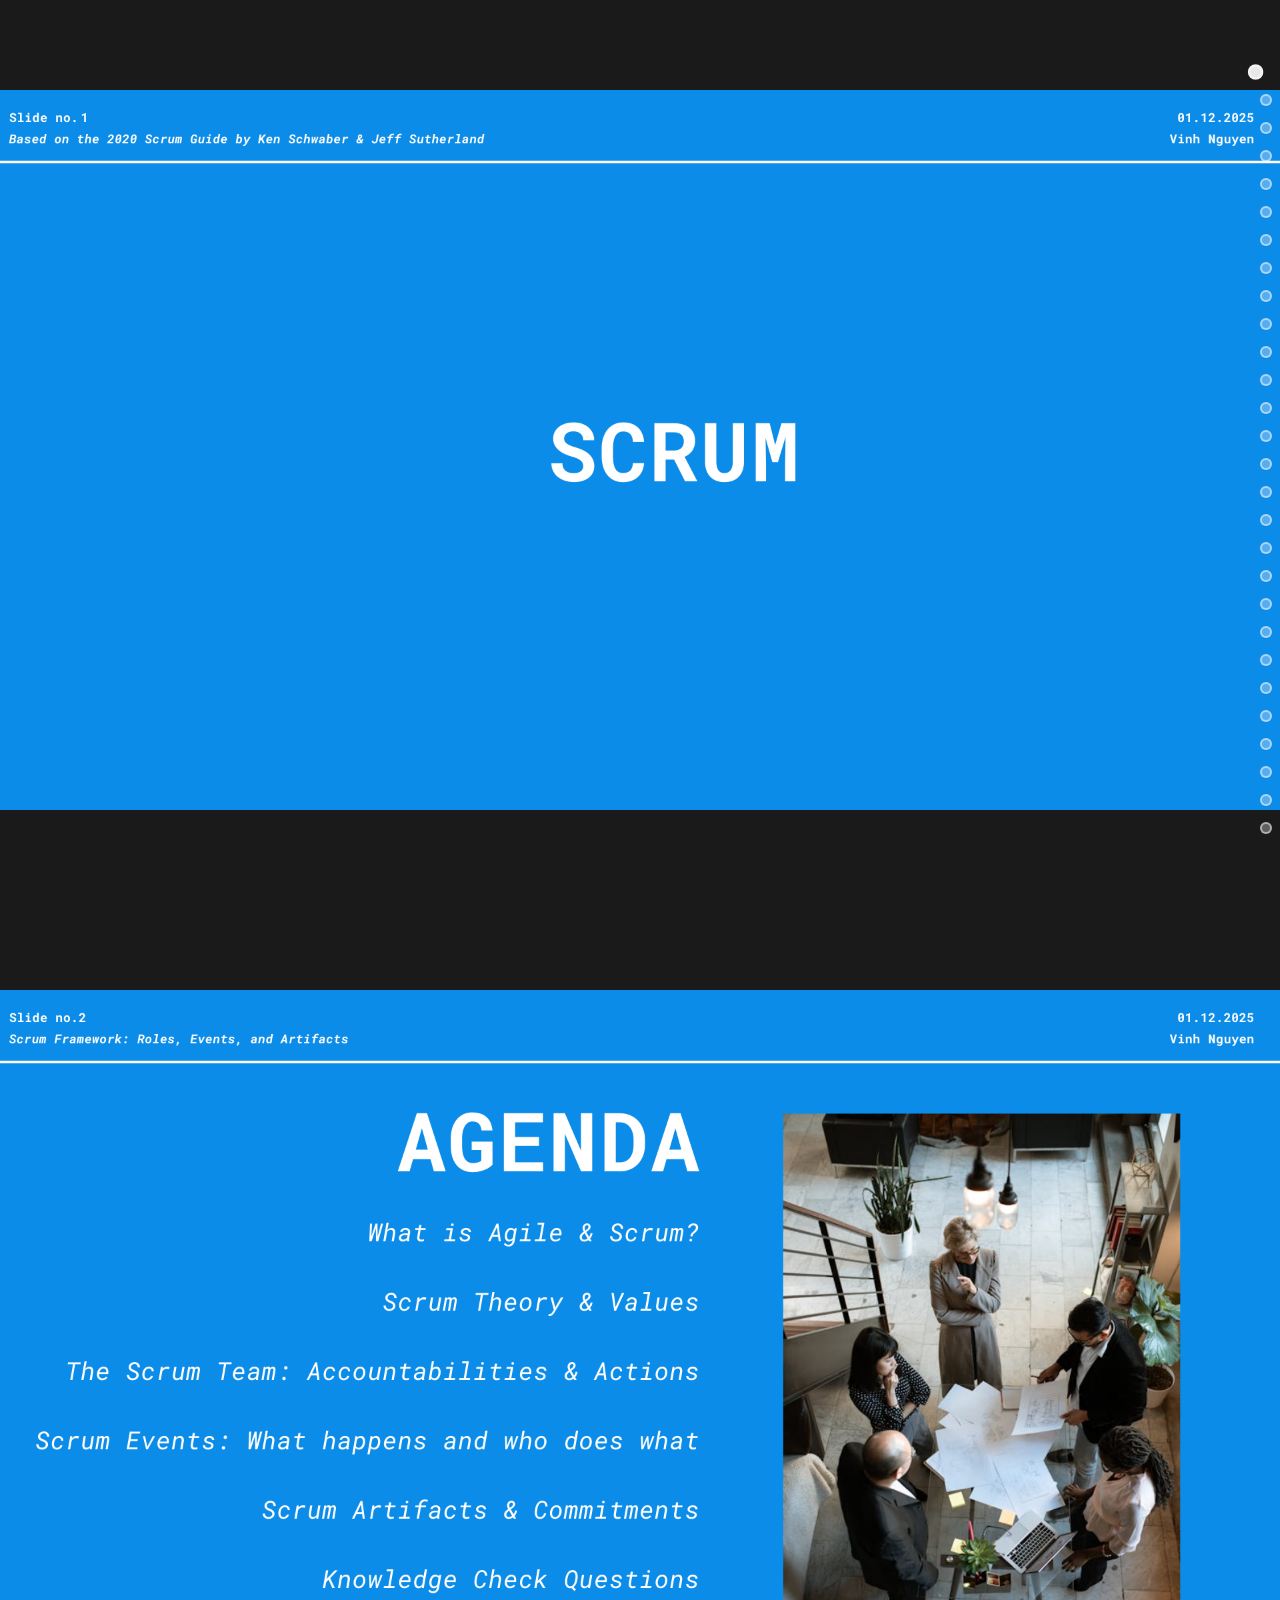
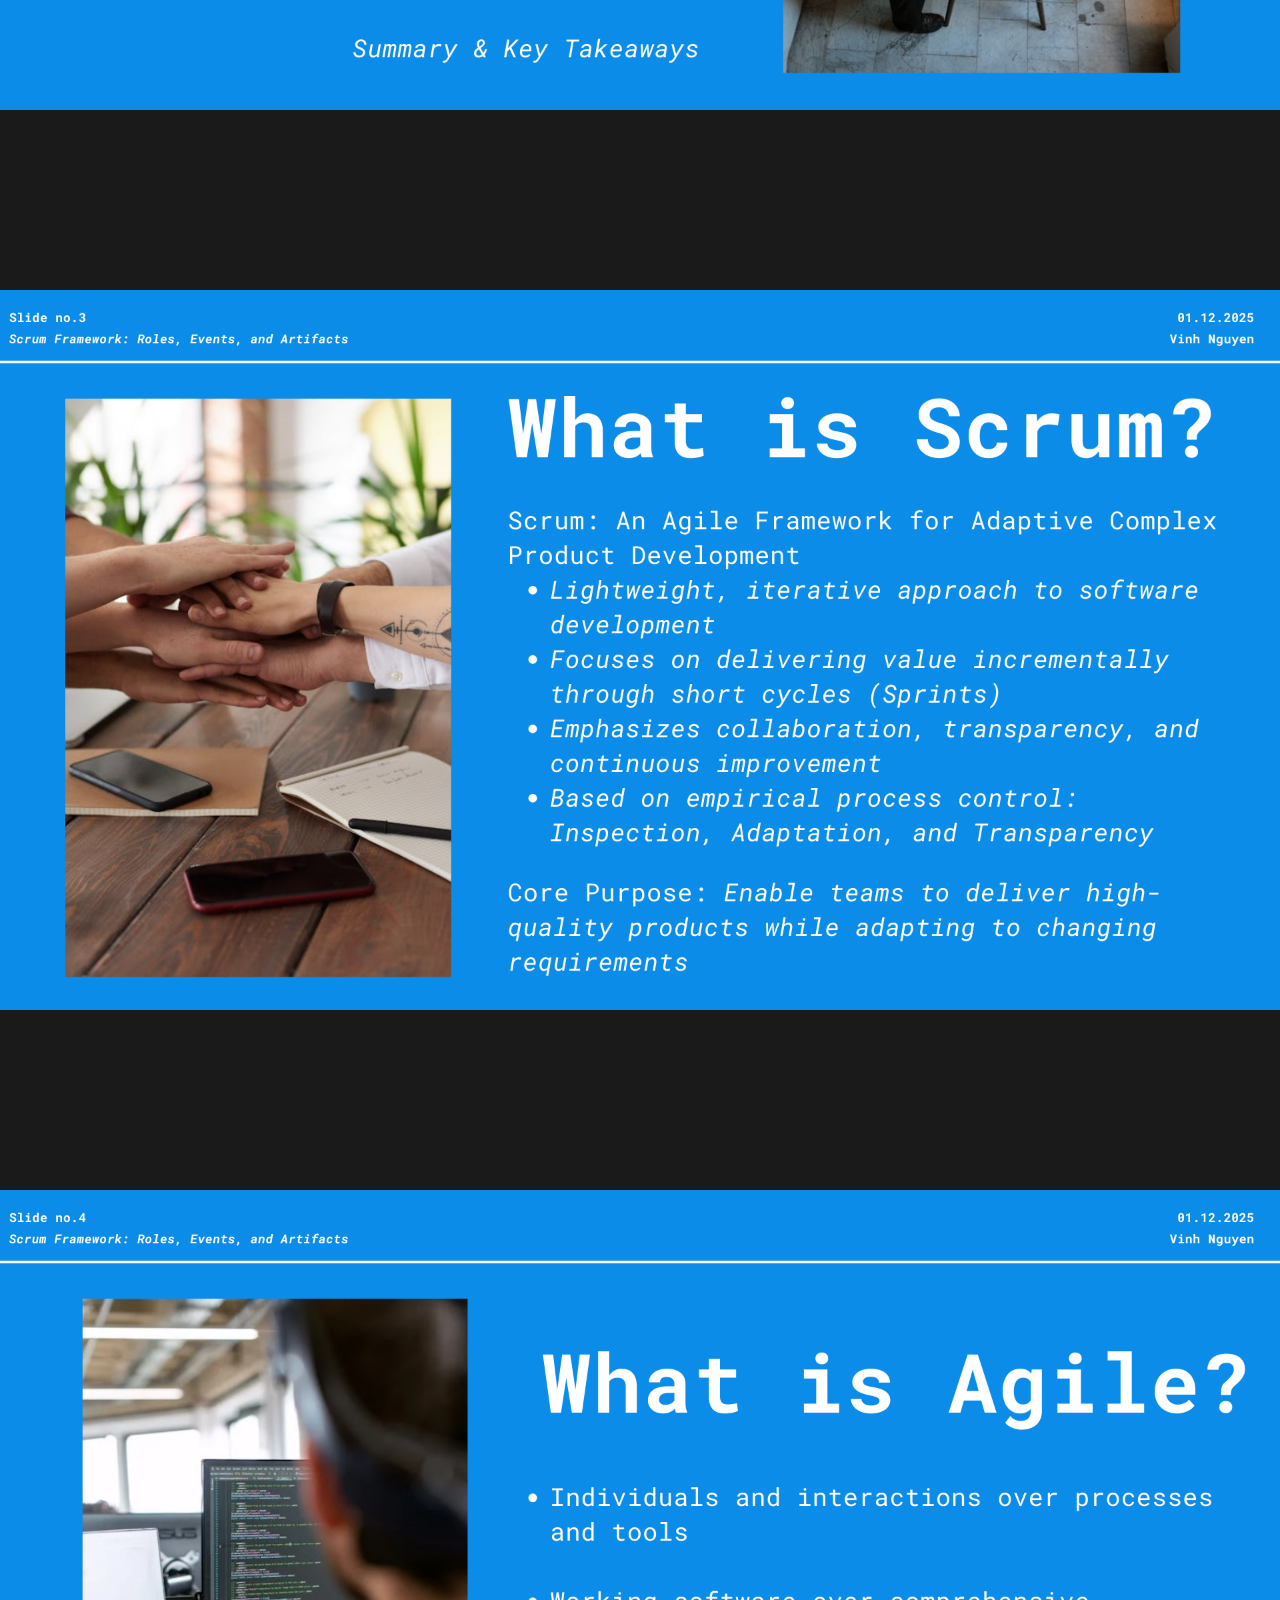
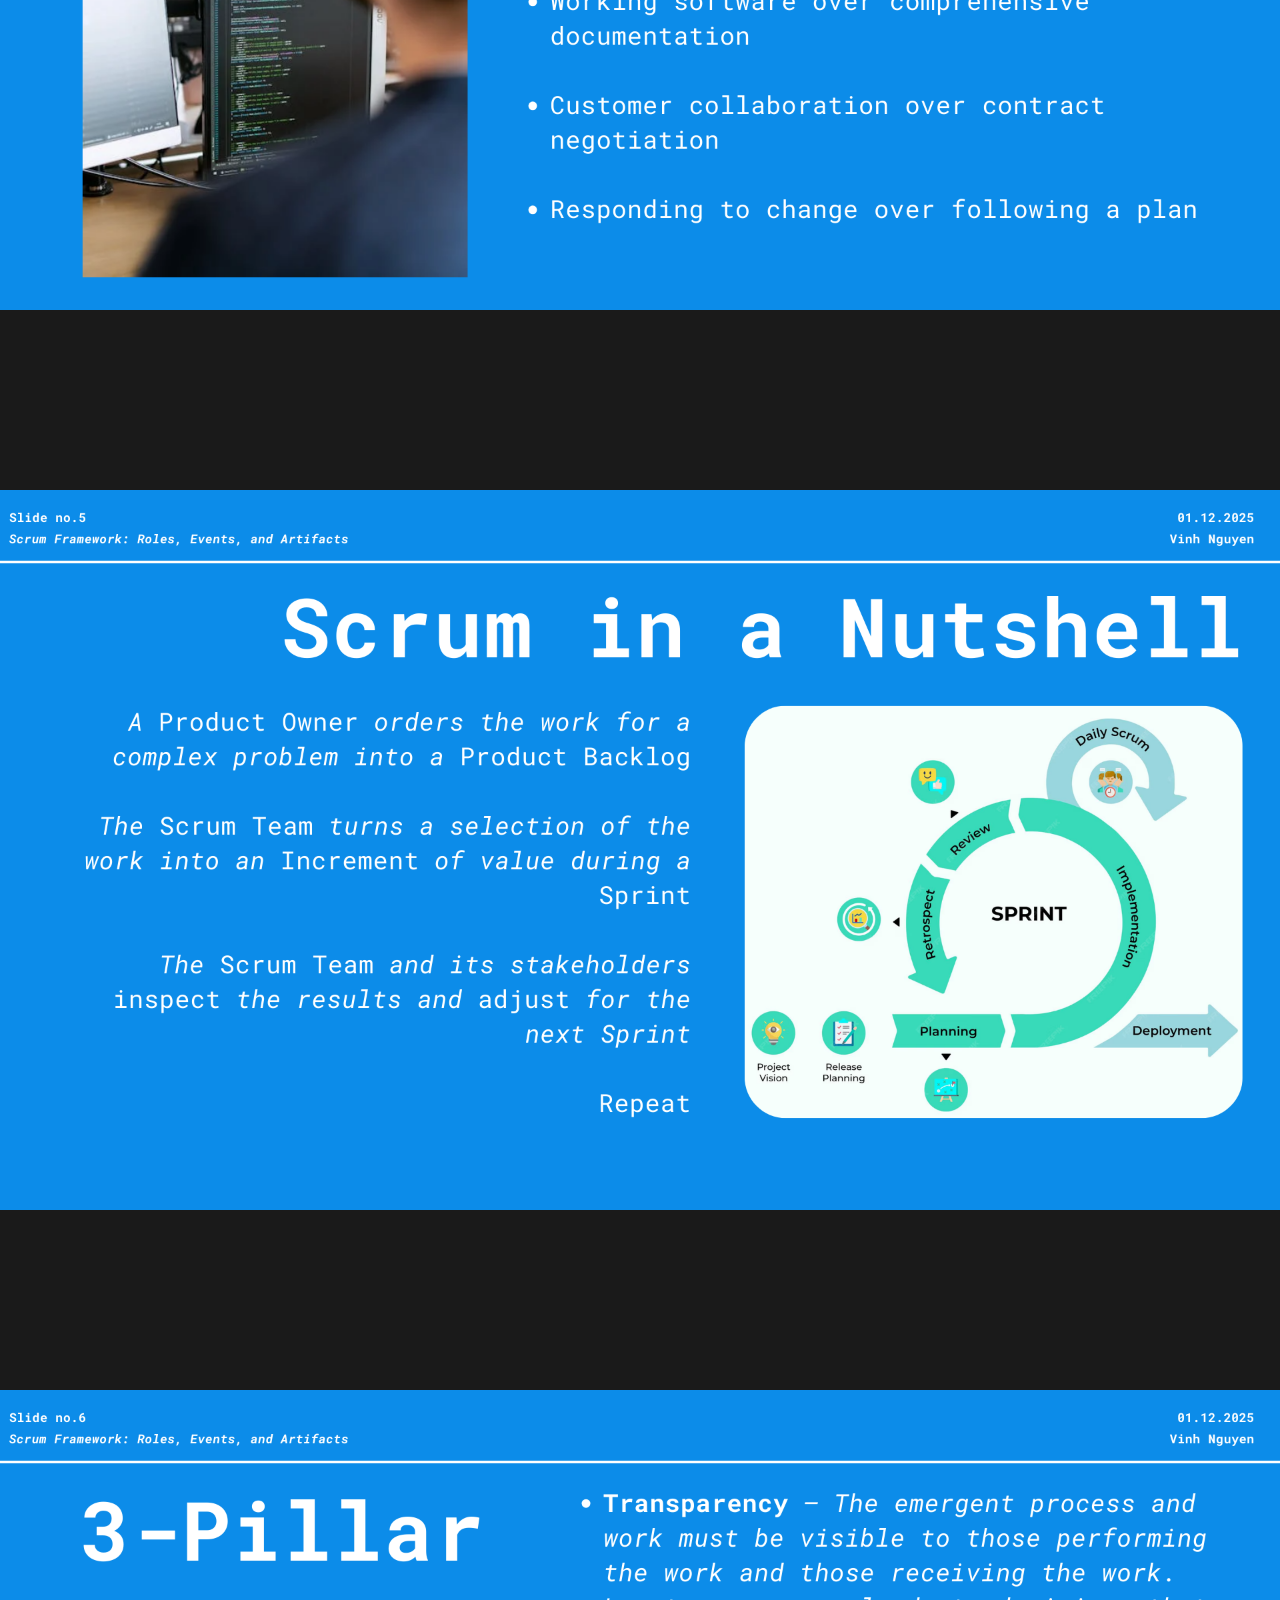
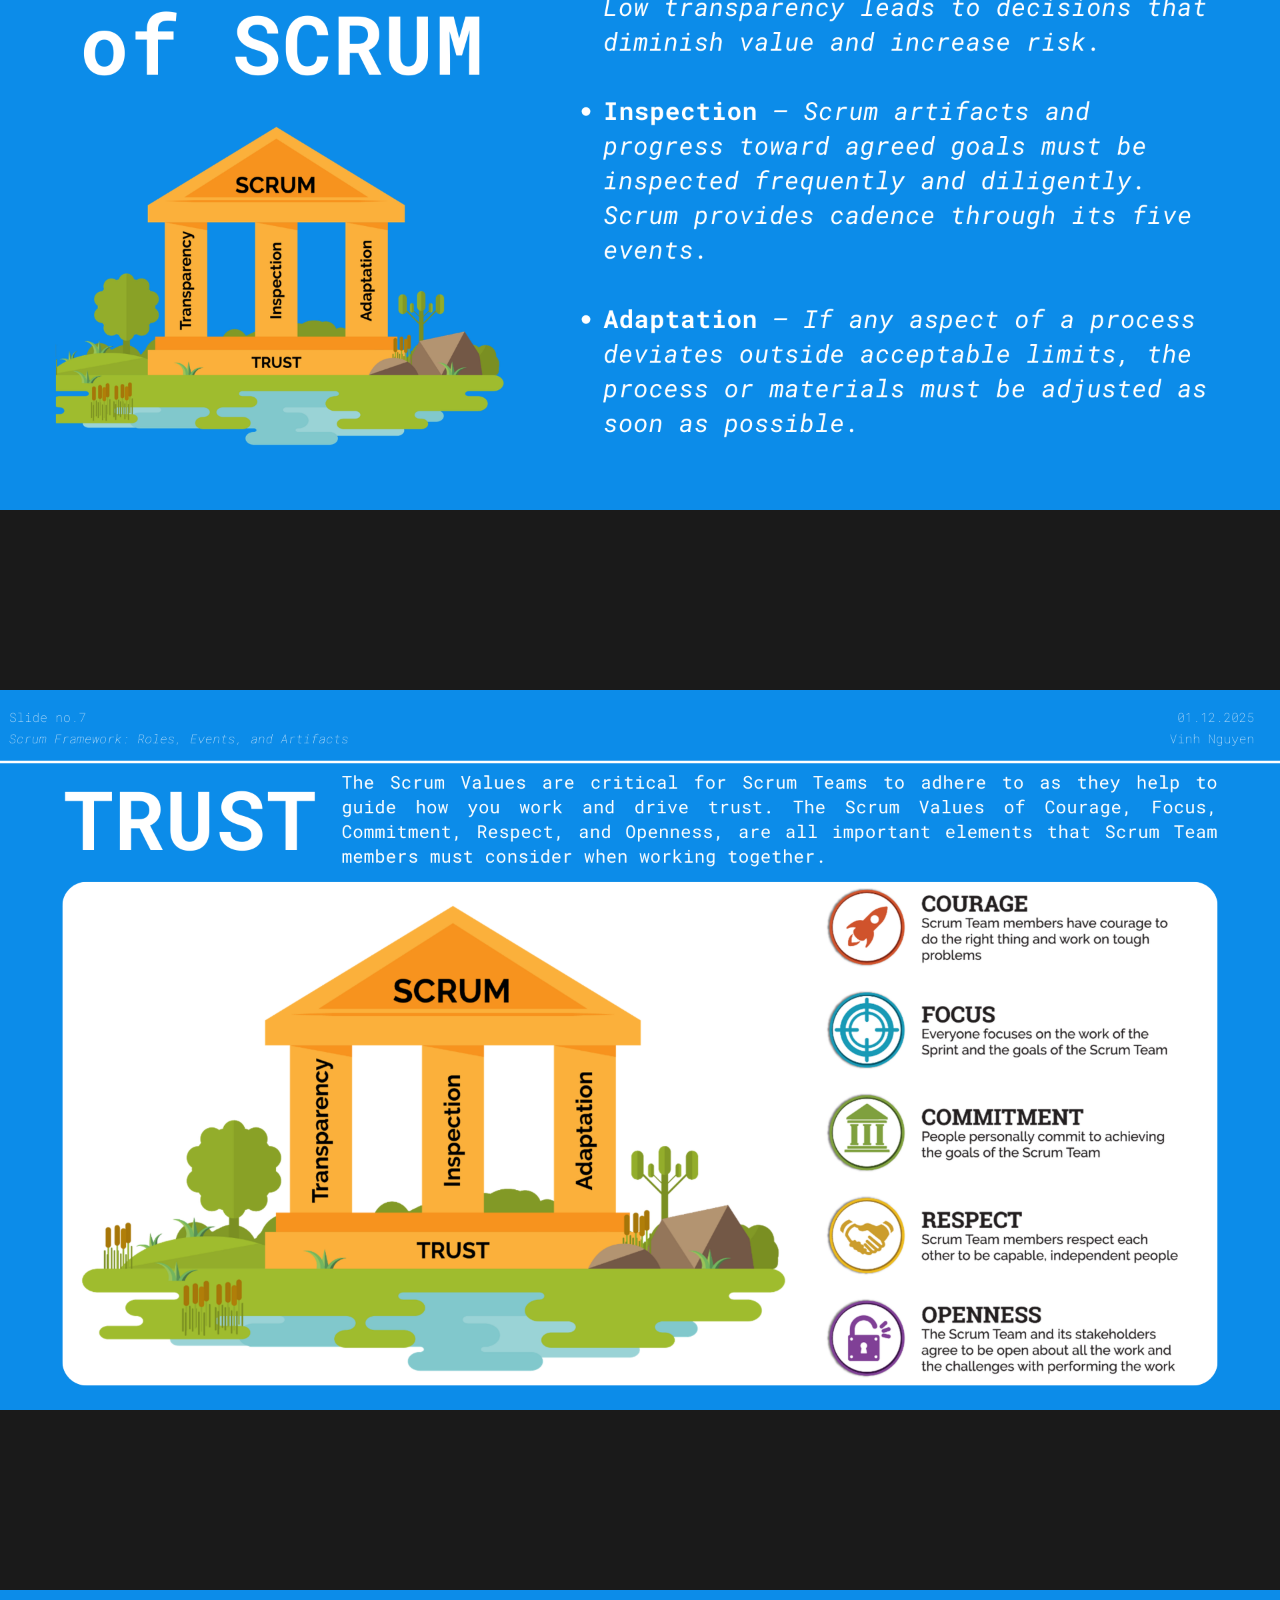
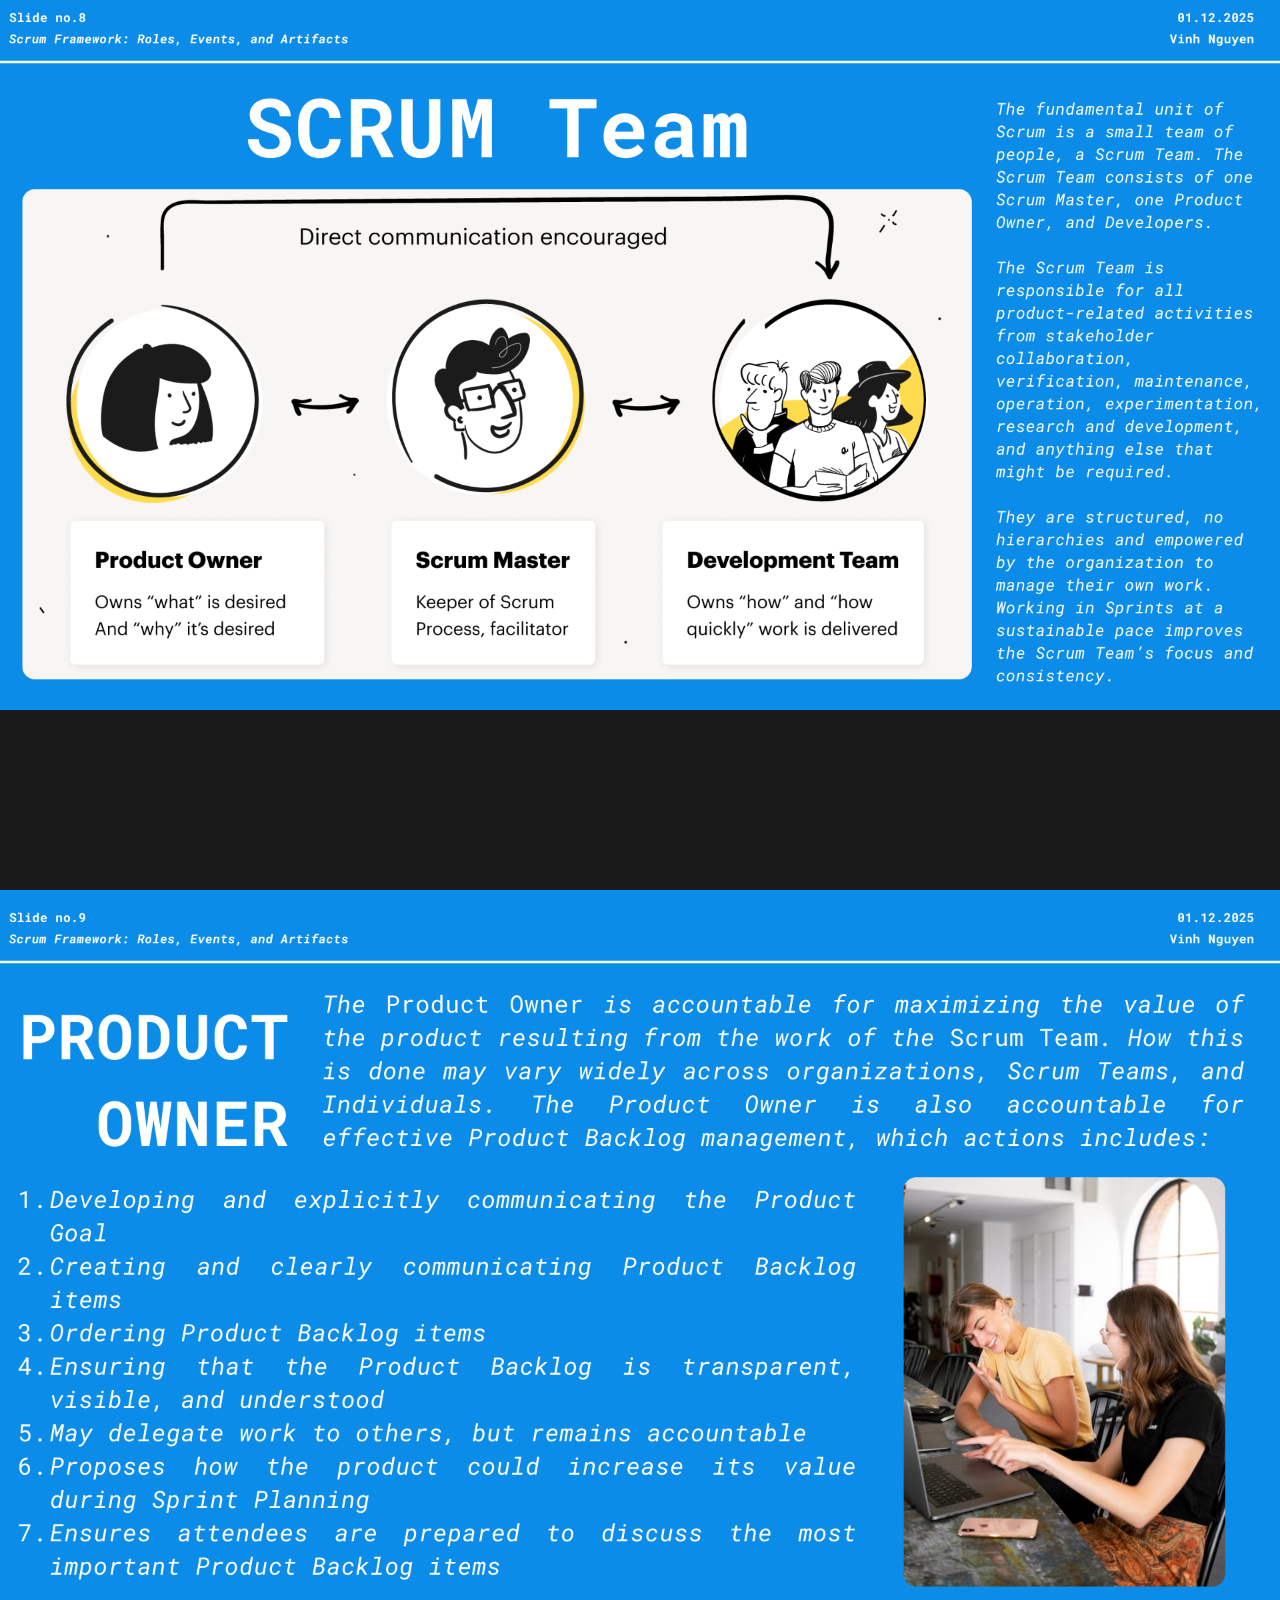
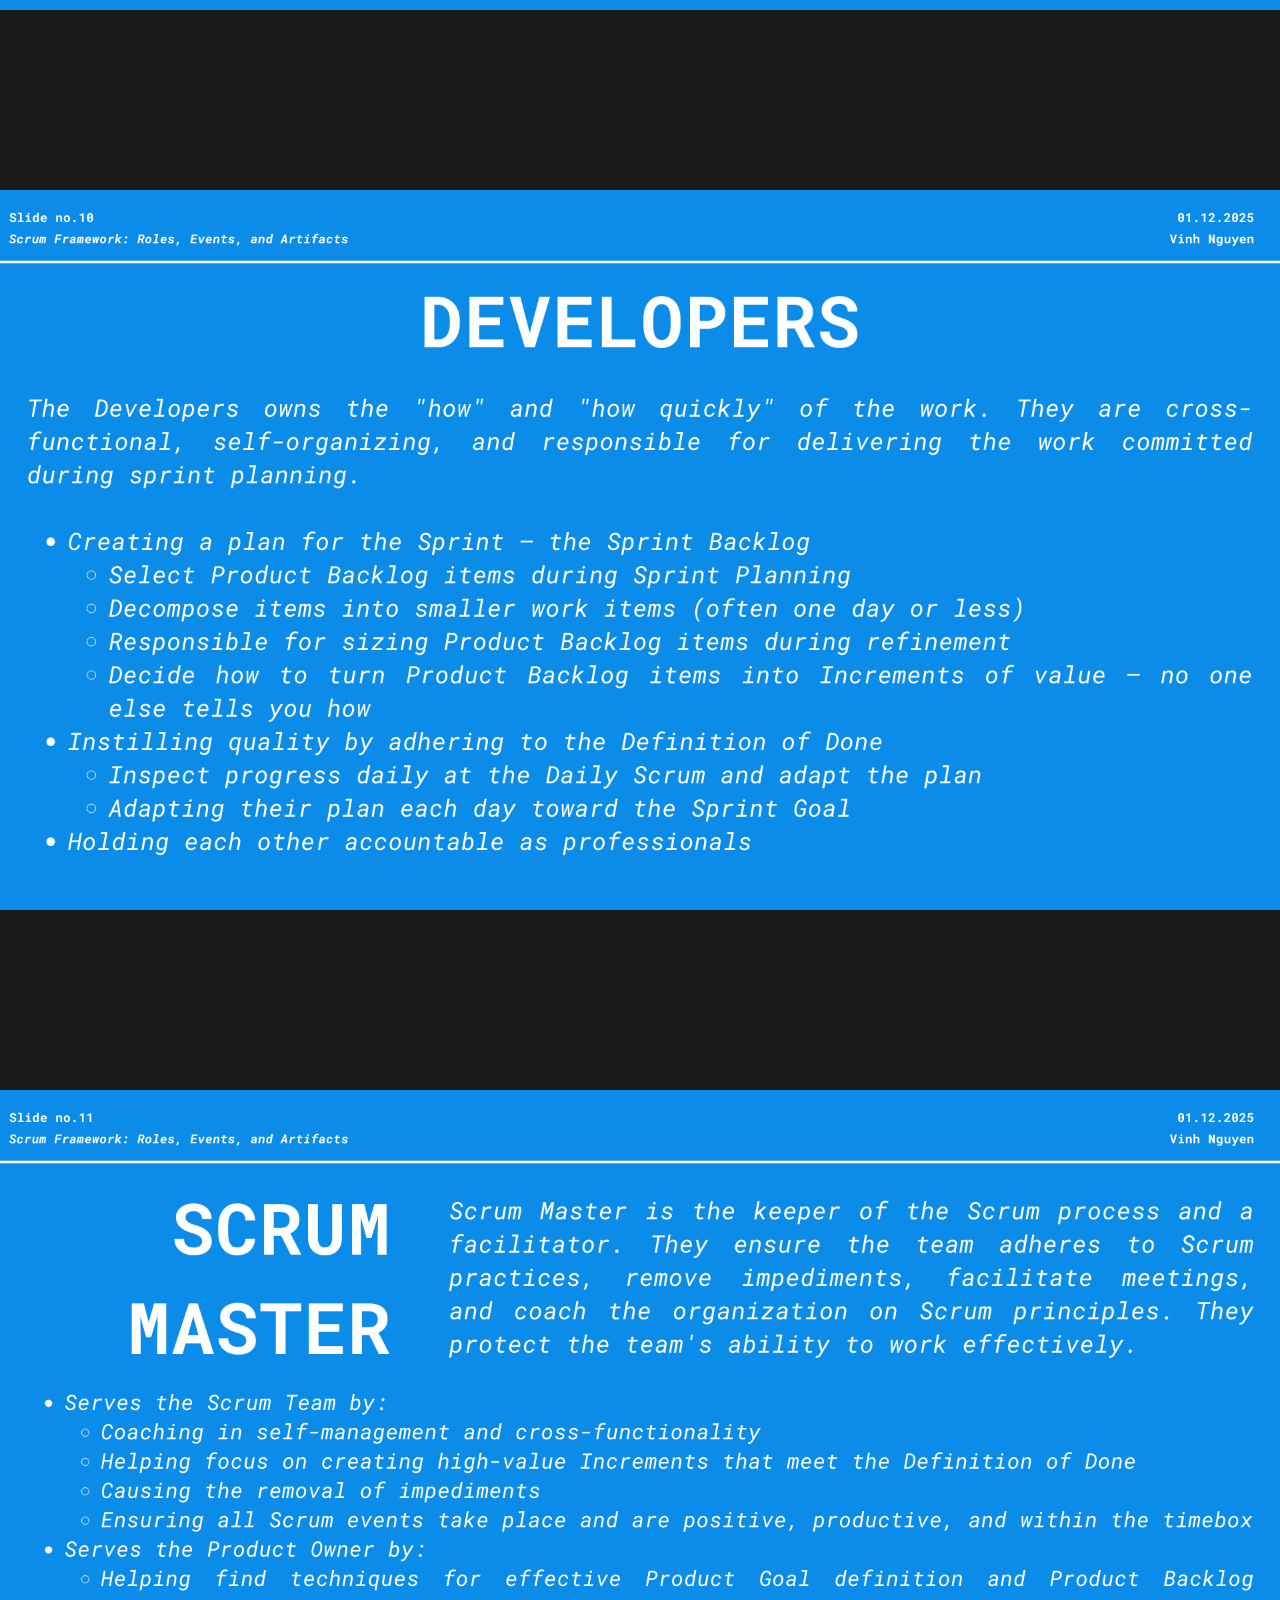
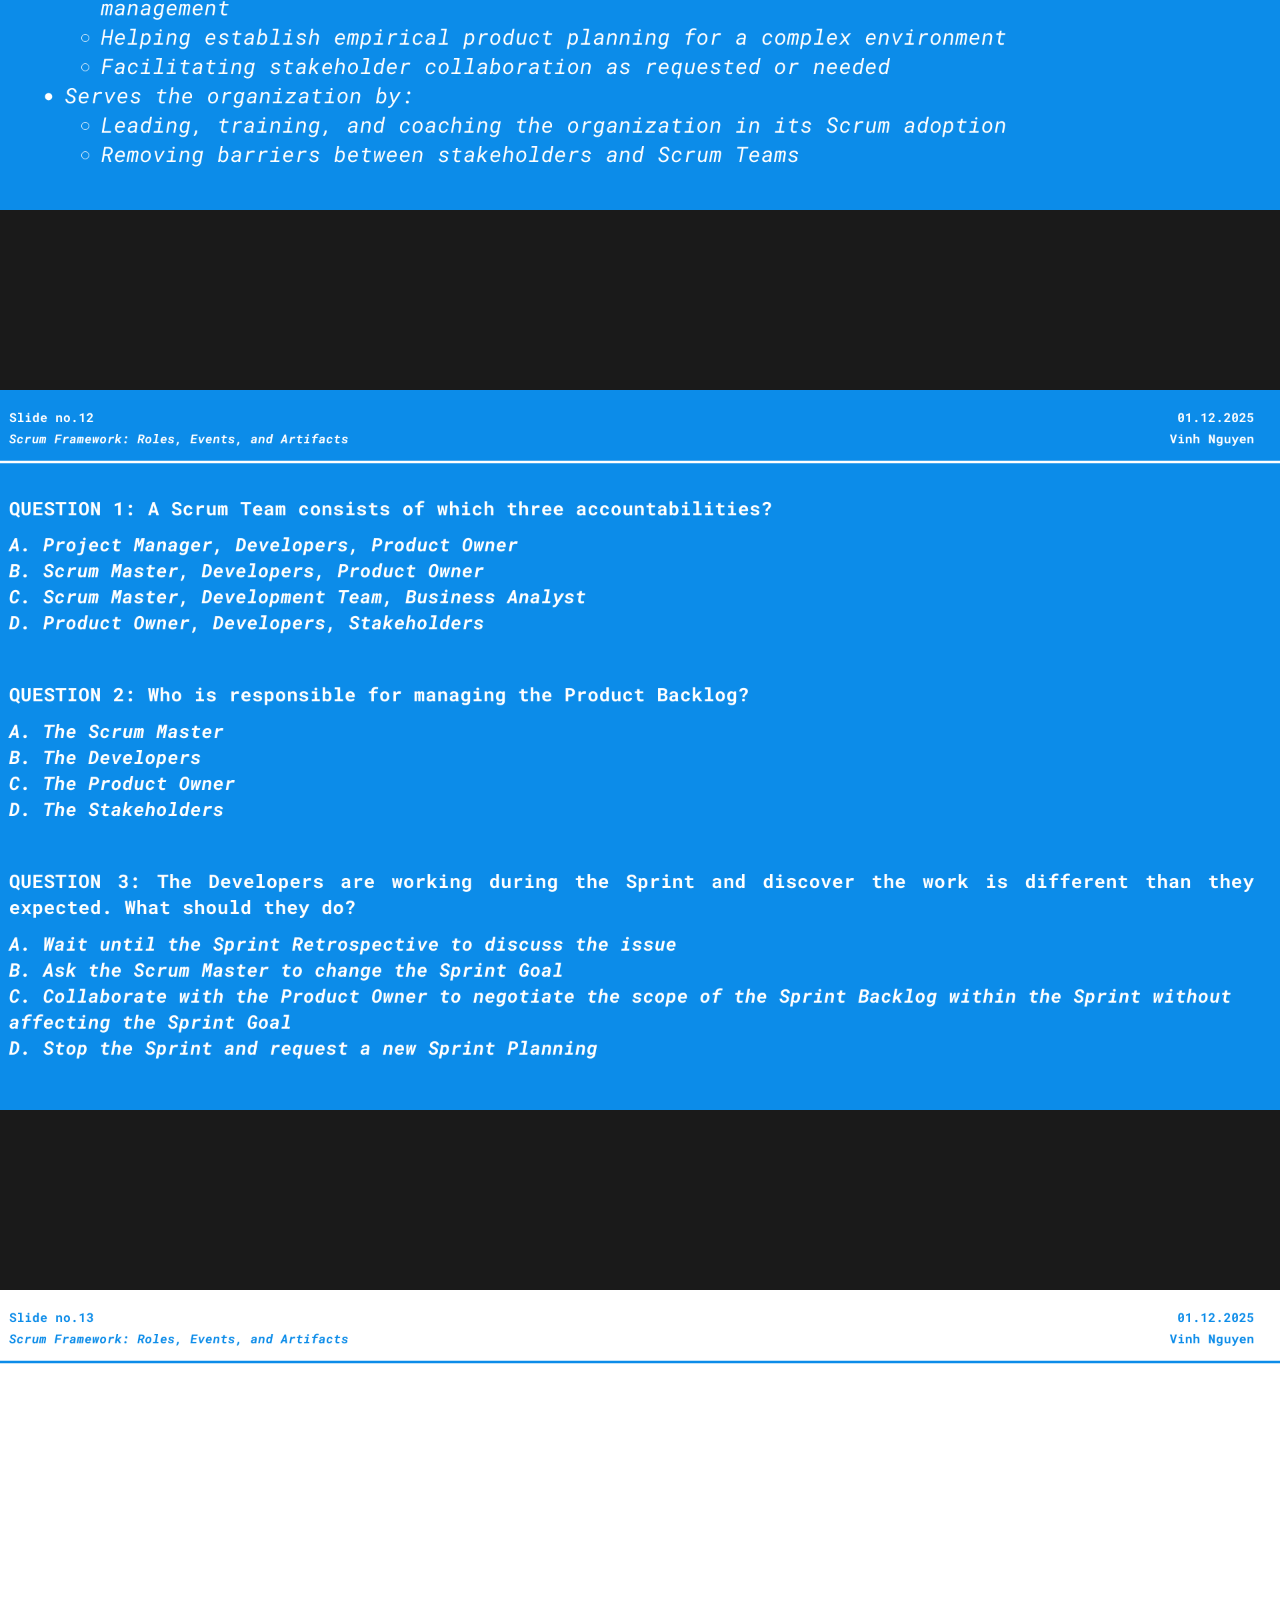
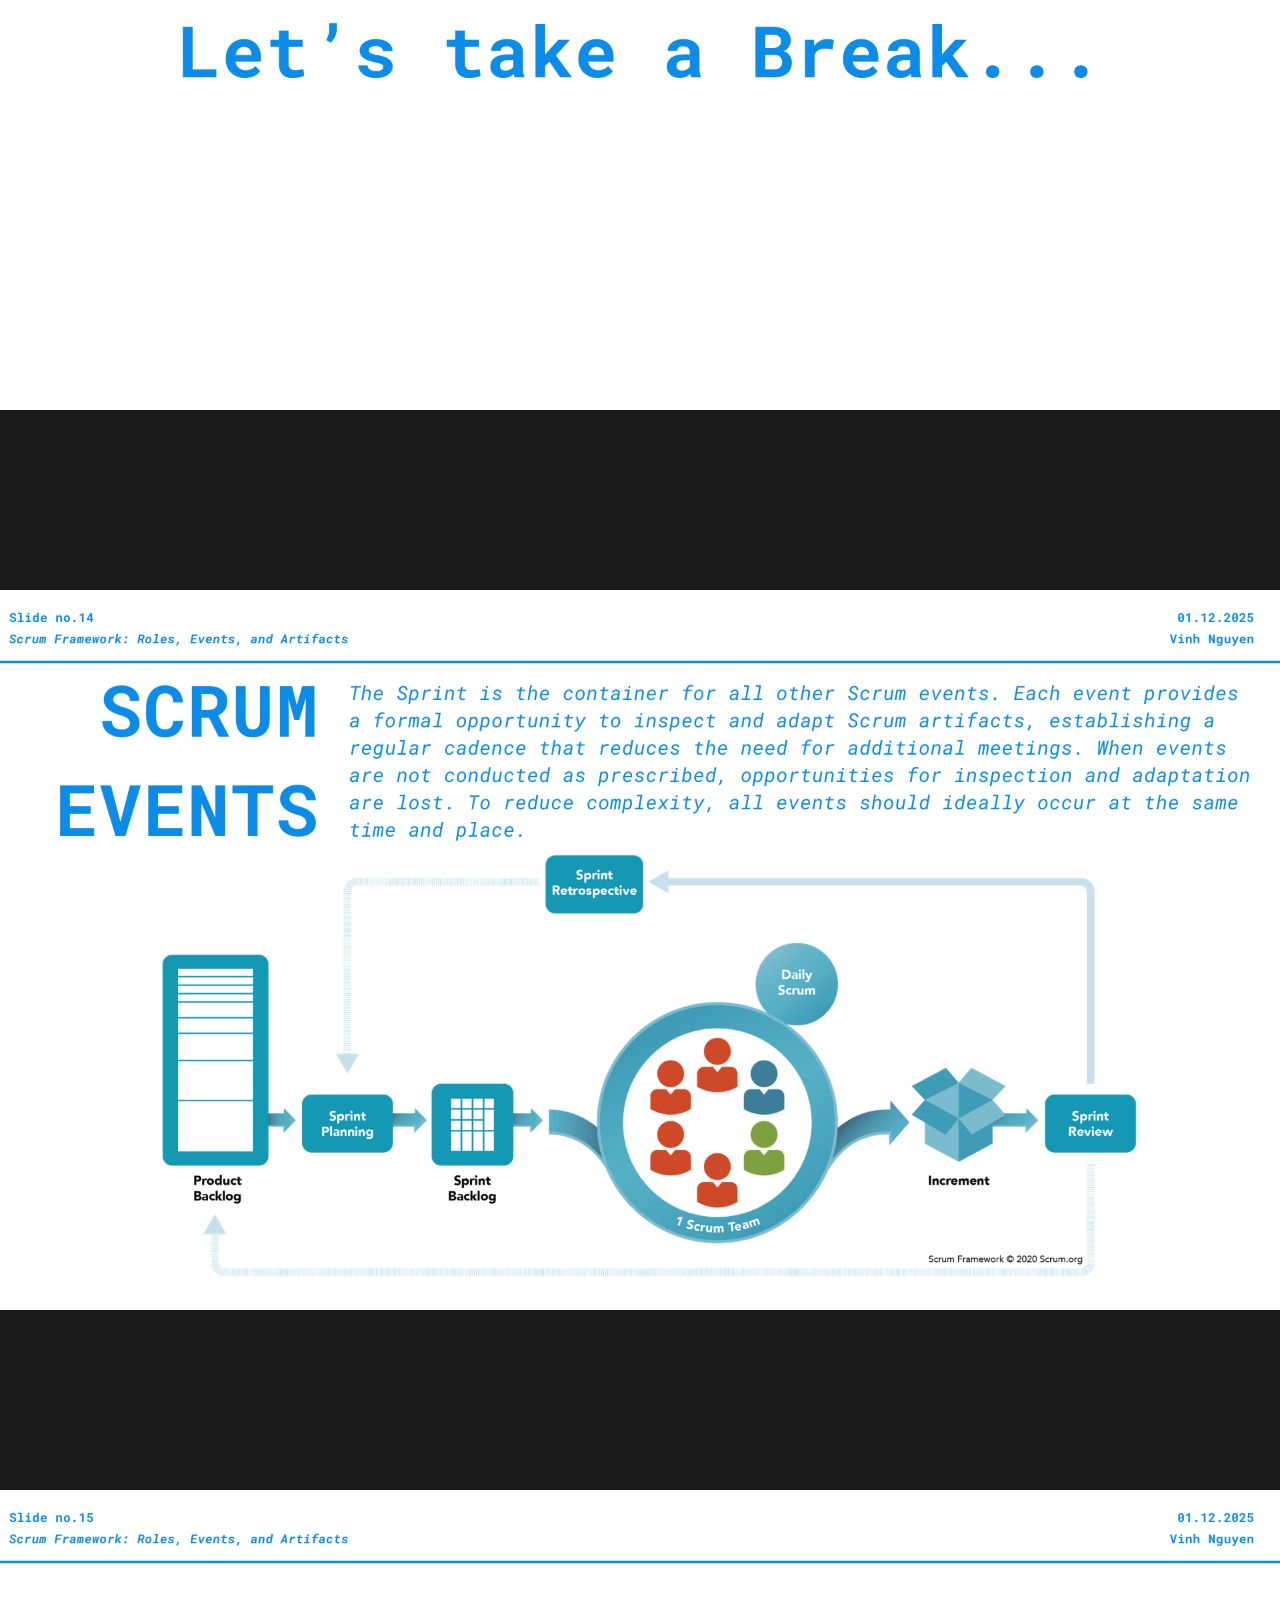
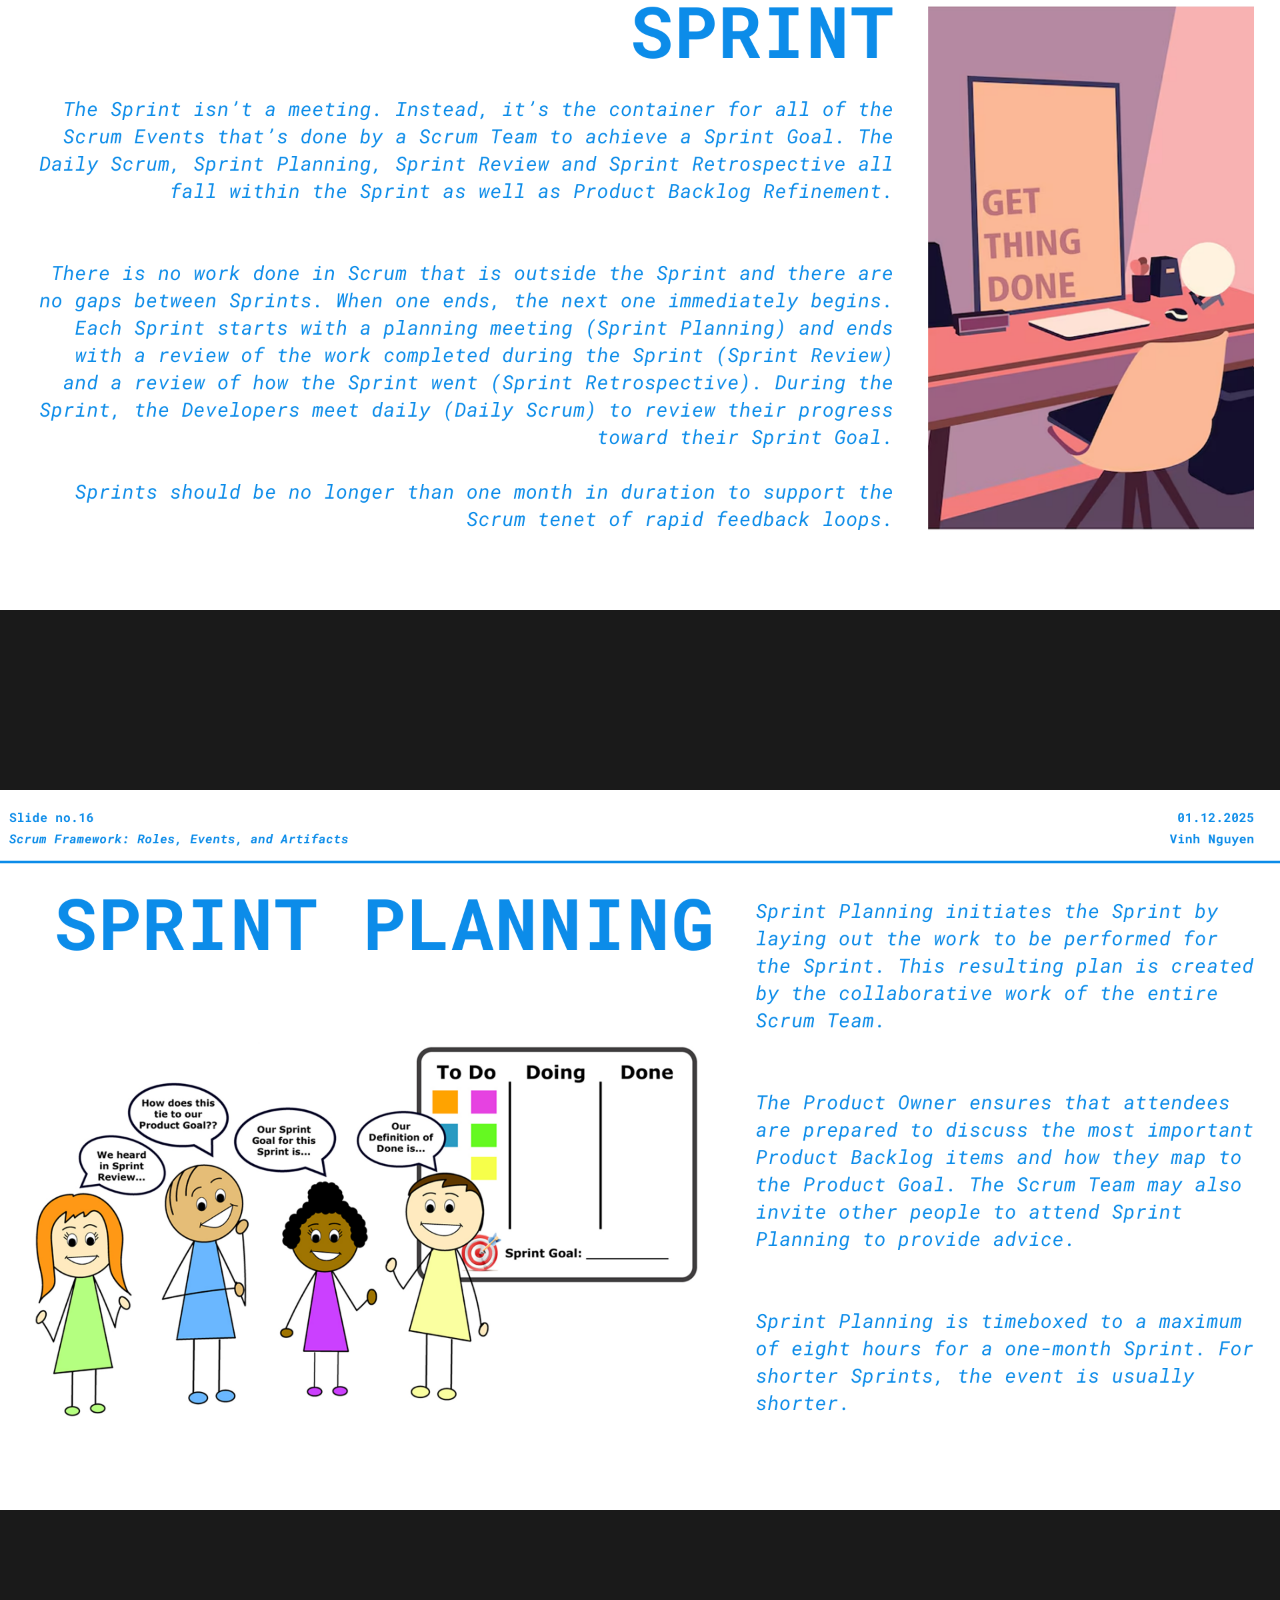
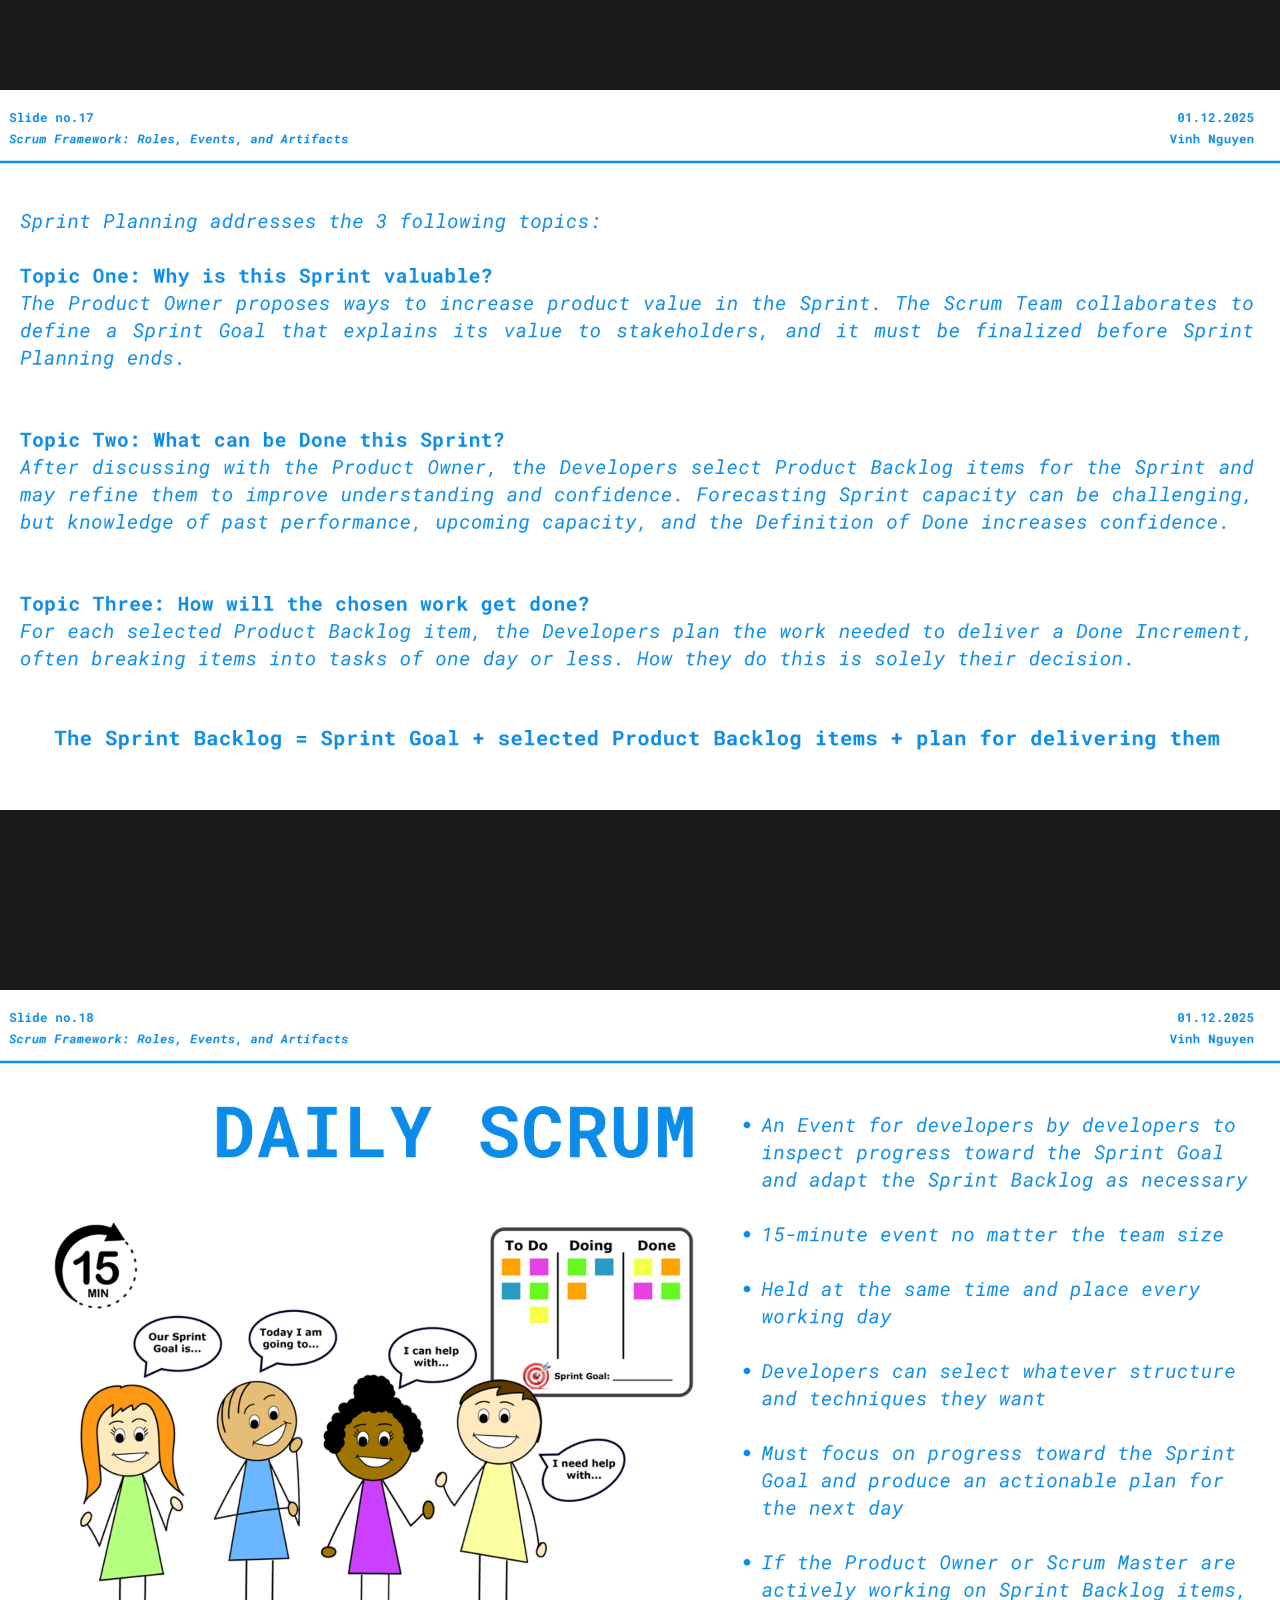
<file: scrum-guide/index.html>
<!DOCTYPE html>
<html lang="en">
<head>
    <meta charset="UTF-8">
    <meta name="viewport" content="width=device-width, initial-scale=1.0">
    <title>Vinh Nguyen</title>
    <style>
        * {
            margin: 0;
            padding: 0;
            box-sizing: border-box;
        }

        body {
            font-family: -apple-system, BlinkMacSystemFont, 'Segoe UI', Roboto, Oxygen, Ubuntu, sans-serif;
            overflow-y: scroll;
            scroll-snap-type: y mandatory;
            height: 100vh;
        }

        .slide {
            width: 100vw;
            height: 100vh;
            scroll-snap-align: start;
            display: flex;
            align-items: center;
            justify-content: center;
            position: relative;
        }

        .slide img {
            width: 100%;
            height: 100%;
            object-fit: contain;
            background-color: #1a1a1a;
        }

        /* Navigation dots */
        .nav-dots {
            position: fixed;
            right: 0.5rem;
            top: 50%;
            transform: translateY(-50%);
            z-index: 1000;
            display: flex;
            flex-direction: column;
            gap: 1rem;
        }

        .nav-dot {
            width: 12px;
            height: 12px;
            border-radius: 50%;
            background-color: rgba(255, 255, 255, 0.3);
            cursor: pointer;
            transition: all 0.3s ease;
            border: 2px solid rgba(255, 255, 255, 0.5);
        }

        .nav-dot.active {
            background-color: rgba(255, 255, 255, 0.9);
            transform: scale(1.3) translateX(-8px);
        }

        .nav-dot:hover {
            background-color: rgba(255, 255, 255, 0.7);
            transform: scale(1.2) translateX(-4px);
        }

        /* Dark dots for white background slides */
        .nav-dots.dark-mode .nav-dot {
            background-color: rgba(12, 140, 233, 0.3);
            border: 2px solid rgba(12, 140, 233, 0.5);
        }

        .nav-dots.dark-mode .nav-dot.active {
            background-color: rgba(12, 140, 233, 0.9);
        }

        .nav-dots.dark-mode .nav-dot:hover {
            background-color: rgba(12, 140, 233, 0.7);
        }

        /* Smooth scroll behavior */
        html {
            scroll-behavior: smooth;
        }

        /* Mobile optimization */
        @media (max-width: 768px) {
            .nav-dots {
                right: 0.3rem;
            }

            .nav-dot {
                width: 10px;
                height: 10px;
            }
        }
    </style>
</head>
<body>
    <!-- Slide 1 -->
    <section class="slide" id="slide-1">
        <img src="slides/1.png">
    </section>

    <!-- Slide 2 -->
    <section class="slide" id="slide-2">
        <img src="slides/2.png">
    </section>

    <!-- Slide 3 -->
    <section class="slide" id="slide-3">
        <img src="slides/3.png">
    </section>

    <!-- Slide 4 -->
    <section class="slide" id="slide-4">
        <img src="slides/4.png">
    </section>

    <!-- Slide 5 -->
    <section class="slide" id="slide-5">
        <img src="slides/5.png">
    </section>

    <!-- Slide 6 -->
    <section class="slide" id="slide-6">
        <img src="slides/6.png">
    </section>

    <!-- Slide 7 -->
    <section class="slide" id="slide-7">
        <img src="slides/7.png">
    </section>

    <!-- Slide 8 -->
    <section class="slide" id="slide-8">
        <img src="slides/8.png">
    </section>

    <!-- Slide 9 -->
    <section class="slide" id="slide-9">
        <img src="slides/9.png">
    </section>

    <!-- Slide 10 -->
    <section class="slide" id="slide-10">
        <img src="slides/10.png">
    </section>

    <!-- Slide 11 -->
    <section class="slide" id="slide-11">
        <img src="slides/11.png">
    </section>

    <!-- Slide 12 -->
    <section class="slide" id="slide-12">
        <img src="slides/12.png">
    </section>

    <!-- Slide 13 -->
    <section class="slide" id="slide-13" data-bg="white">
        <img src="slides/13.png">
    </section>

    <!-- Slide 14 -->
    <section class="slide" id="slide-14" data-bg="white">
        <img src="slides/14.png">
    </section>

    <!-- Slide 15 -->
    <section class="slide" id="slide-15" data-bg="white">
        <img src="slides/15.png">
    </section>

    <!-- Slide 16 -->
    <section class="slide" id="slide-16" data-bg="white">
        <img src="slides/16.png">
    </section>

    <!-- Slide 17 -->
    <section class="slide" id="slide-17" data-bg="white">
        <img src="slides/17.png">
    </section>

    <!-- Slide 18 -->
    <section class="slide" id="slide-18" data-bg="white">
        <img src="slides/18.png">
    </section>

    <!-- Slide 19 -->
    <section class="slide" id="slide-19" data-bg="white">
        <img src="slides/19.png">
    </section>

    <!-- Slide 20 -->
    <section class="slide" id="slide-20" data-bg="white">
        <img src="slides/20.png">
    </section>

    <!-- Slide 21 -->
    <section class="slide" id="slide-21" data-bg="white">
        <img src="slides/21.png">
    </section>

    <!-- Slide 22 -->
    <section class="slide" id="slide-22">
        <img src="slides/22.png">
    </section>

    <!-- Slide 23 -->
    <section class="slide" id="slide-23">
        <img src="slides/23.png">
    </section>

    <!-- Slide 24 -->
    <section class="slide" id="slide-24">
        <img src="slides/24.png">
    </section>

    <!-- Slide 25 -->
    <section class="slide" id="slide-25">
        <img src="slides/25.png">
    </section>

    <!-- Slide 26 -->
    <section class="slide" id="slide-26">
        <img src="slides/26.png">
    </section>

    <!-- Slide 27 -->
    <section class="slide" id="slide-27">
        <img src="slides/27.png">
    </section>

    <!-- Slide 28 -->
    <section class="slide" id="slide-28">
        <img src="slides/28.png">
    </section>

    <!-- Navigation Dots -->
    <div class="nav-dots">
        <div class="nav-dot active" onclick="scrollToSlide(0)"></div>
        <div class="nav-dot" onclick="scrollToSlide(1)"></div>
        <div class="nav-dot" onclick="scrollToSlide(2)"></div>
        <div class="nav-dot" onclick="scrollToSlide(3)"></div>
        <div class="nav-dot" onclick="scrollToSlide(4)"></div>
        <div class="nav-dot" onclick="scrollToSlide(5)"></div>
        <div class="nav-dot" onclick="scrollToSlide(6)"></div>
        <div class="nav-dot" onclick="scrollToSlide(7)"></div>
        <div class="nav-dot" onclick="scrollToSlide(8)"></div>
        <div class="nav-dot" onclick="scrollToSlide(9)"></div>
        <div class="nav-dot" onclick="scrollToSlide(10)"></div>
        <div class="nav-dot" onclick="scrollToSlide(11)"></div>
        <div class="nav-dot" onclick="scrollToSlide(12)"></div>
        <div class="nav-dot" onclick="scrollToSlide(13)"></div>
        <div class="nav-dot" onclick="scrollToSlide(14)"></div>
        <div class="nav-dot" onclick="scrollToSlide(15)"></div>
        <div class="nav-dot" onclick="scrollToSlide(16)"></div>
        <div class="nav-dot" onclick="scrollToSlide(17)"></div>
        <div class="nav-dot" onclick="scrollToSlide(18)"></div>
        <div class="nav-dot" onclick="scrollToSlide(19)"></div>
        <div class="nav-dot" onclick="scrollToSlide(20)"></div>
        <div class="nav-dot" onclick="scrollToSlide(21)"></div>
        <div class="nav-dot" onclick="scrollToSlide(22)"></div>
        <div class="nav-dot" onclick="scrollToSlide(23)"></div>
        <div class="nav-dot" onclick="scrollToSlide(24)"></div>
        <div class="nav-dot" onclick="scrollToSlide(25)"></div>
        <div class="nav-dot" onclick="scrollToSlide(26)"></div>
        <div class="nav-dot" onclick="scrollToSlide(27)"></div>
    </div>

    <script>
        const slides = document.querySelectorAll('.slide');
        const dots = document.querySelectorAll('.nav-dot');
        const navDots = document.querySelector('.nav-dots');
        let currentSlide = 0;
        let isScrolling = false;

        function updateActiveDot() {
            dots.forEach((dot, index) => {
                dot.classList.toggle('active', index === currentSlide);
            });

            // Change dot color for white background slides (slides 13-21, which are index 12-20)
            if (currentSlide >= 12 && currentSlide <= 20) {
                navDots.classList.add('dark-mode');
            } else {
                navDots.classList.remove('dark-mode');
            }
        }

        function scrollToSlide(index) {
            if (index >= 0 && index < slides.length && !isScrolling) {
                isScrolling = true;
                currentSlide = index;
                slides[index].scrollIntoView({ behavior: 'smooth' });
                updateActiveDot();

                setTimeout(() => {
                    isScrolling = false;
                }, 800);
            }
        }

        // Mouse wheel navigation
        let wheelTimeout;
        window.addEventListener('wheel', (e) => {
            e.preventDefault();

            if (!isScrolling) {
                clearTimeout(wheelTimeout);
                wheelTimeout = setTimeout(() => {
                    if (e.deltaY > 0) {
                        // Scrolling down
                        scrollToSlide(currentSlide + 1);
                    } else {
                        // Scrolling up
                        scrollToSlide(currentSlide - 1);
                    }
                }, 50);
            }
        }, { passive: false });

        // Keyboard navigation
        document.addEventListener('keydown', (e) => {
            if (e.key === 'ArrowDown' || e.key === 'ArrowRight' || e.key === 'PageDown' || e.key === ' ') {
                e.preventDefault();
                scrollToSlide(currentSlide + 1);
            } else if (e.key === 'ArrowUp' || e.key === 'ArrowLeft' || e.key === 'PageUp') {
                e.preventDefault();
                scrollToSlide(currentSlide - 1);
            } else if (e.key === 'Home') {
                e.preventDefault();
                scrollToSlide(0);
            } else if (e.key === 'End') {
                e.preventDefault();
                scrollToSlide(slides.length - 1);
            }
        });

        // Click navigation - click on right side to go next, left side to go previous
        document.addEventListener('click', (e) => {
            if (e.target.closest('.nav-dots')) return; // Ignore clicks on navigation dots

            const clickX = e.clientX;
            const screenWidth = window.innerWidth;

            if (clickX > screenWidth / 2) {
                // Right side click - next slide
                scrollToSlide(currentSlide + 1);
            } else {
                // Left side click - previous slide
                scrollToSlide(currentSlide - 1);
            }
        });

        // Touch support for mobile
        let touchStartY = 0;
        let touchStartX = 0;

        document.addEventListener('touchstart', (e) => {
            touchStartY = e.touches[0].clientY;
            touchStartX = e.touches[0].clientX;
        });

        document.addEventListener('touchend', (e) => {
            if (!isScrolling) {
                const touchEndY = e.changedTouches[0].clientY;
                const touchEndX = e.changedTouches[0].clientX;
                const diffY = touchStartY - touchEndY;
                const diffX = touchStartX - touchEndX;

                if (Math.abs(diffY) > Math.abs(diffX)) {
                    // Vertical swipe
                    if (diffY > 50) {
                        scrollToSlide(currentSlide + 1);
                    } else if (diffY < -50) {
                        scrollToSlide(currentSlide - 1);
                    }
                }
            }
        });
    </script>
</body>
</html>
</file>
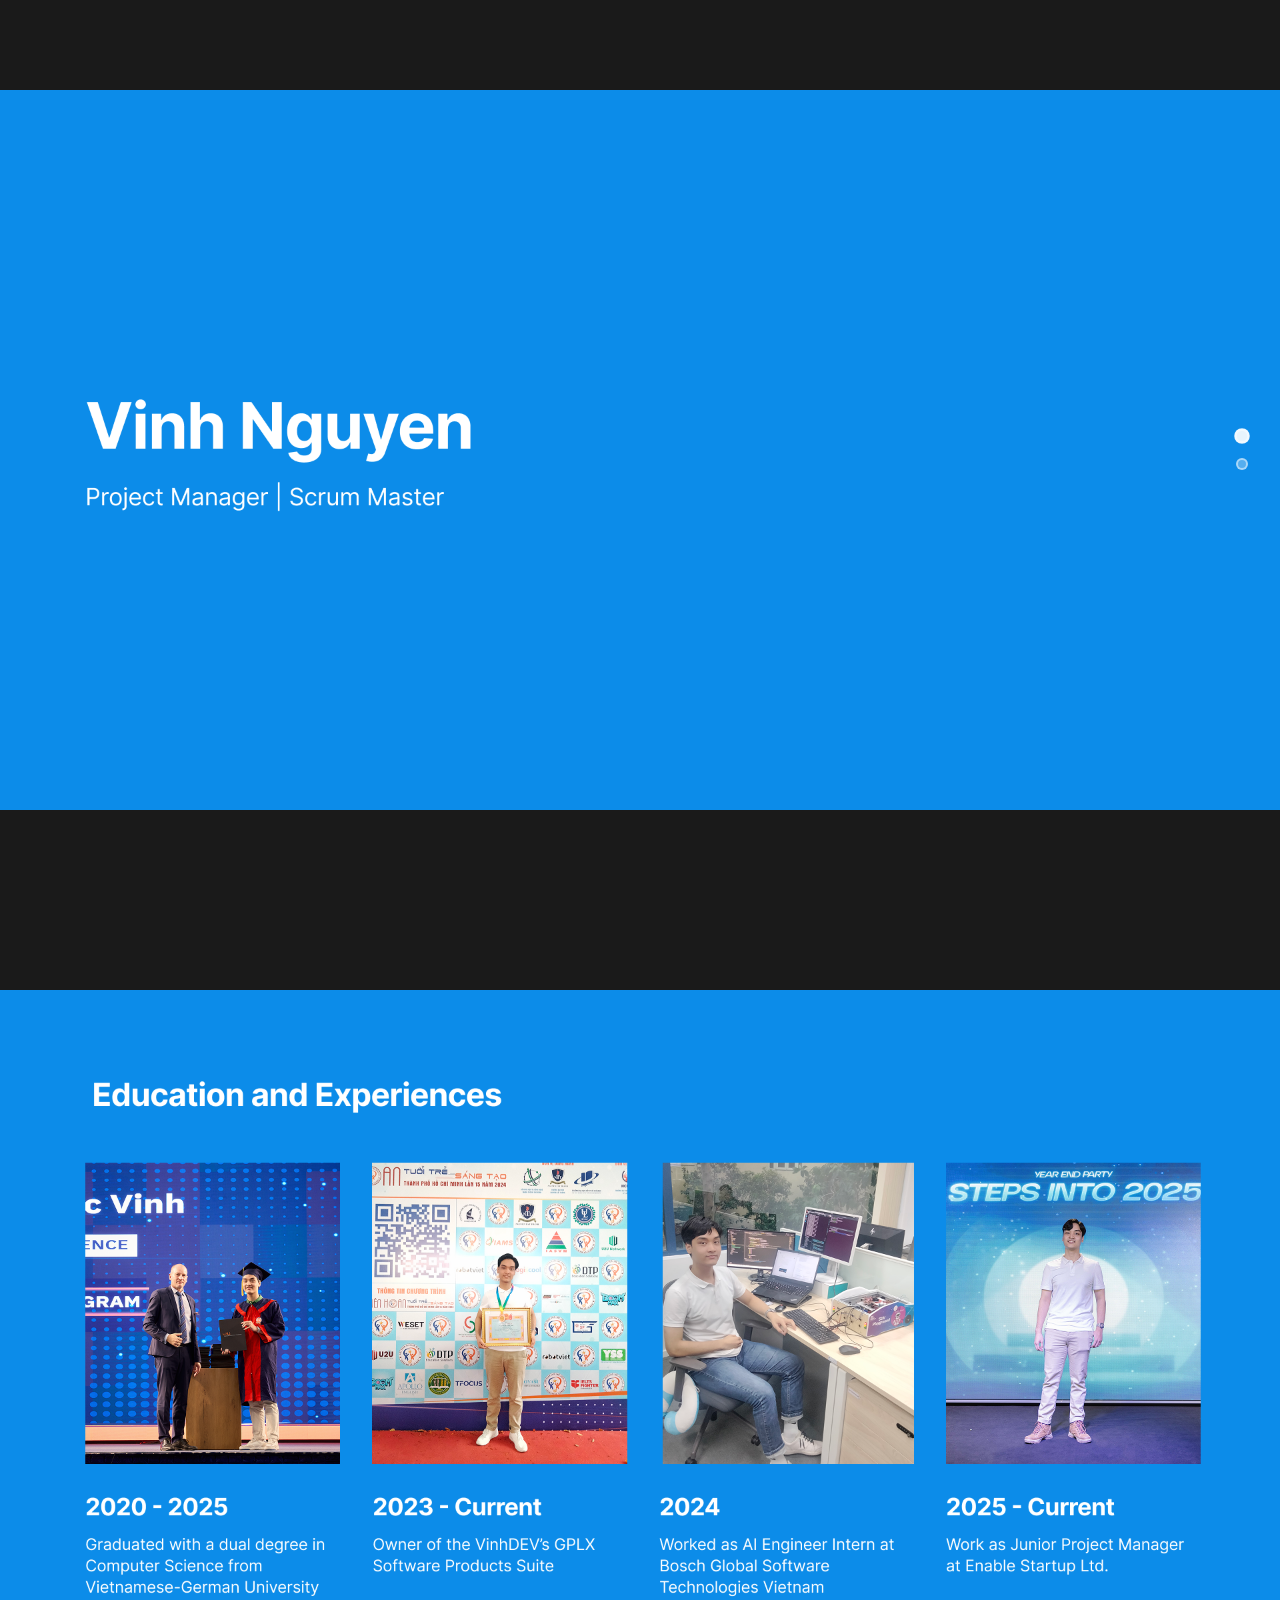
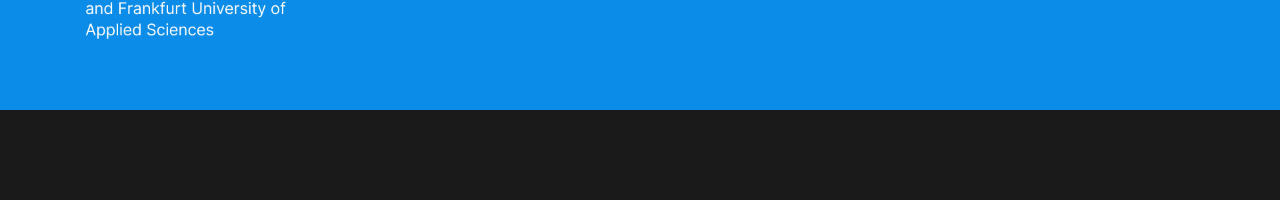
<file: slides/index.html>
<!DOCTYPE html>
<html lang="en">
<head>
    <meta charset="UTF-8">
    <meta name="viewport" content="width=device-width, initial-scale=1.0">
    <title>Vinh Nguyen</title>
    <style>
        * {
            margin: 0;
            padding: 0;
            box-sizing: border-box;
        }

        body {
            font-family: -apple-system, BlinkMacSystemFont, 'Segoe UI', Roboto, Oxygen, Ubuntu, sans-serif;
            overflow-y: scroll;
            scroll-snap-type: y mandatory;
            height: 100vh;
        }

        .slide {
            width: 100vw;
            height: 100vh;
            scroll-snap-align: start;
            display: flex;
            align-items: center;
            justify-content: center;
            position: relative;
        }

        .slide img {
            width: 100%;
            height: 100%;
            object-fit: contain;
            background-color: #1a1a1a;
        }

        /* Navigation dots */
        .nav-dots {
            position: fixed;
            right: 2rem;
            top: 50%;
            transform: translateY(-50%);
            z-index: 1000;
            display: flex;
            flex-direction: column;
            gap: 1rem;
        }

        .nav-dot {
            width: 12px;
            height: 12px;
            border-radius: 50%;
            background-color: rgba(255, 255, 255, 0.3);
            cursor: pointer;
            transition: all 0.3s ease;
            border: 2px solid rgba(255, 255, 255, 0.5);
        }

        .nav-dot.active {
            background-color: rgba(255, 255, 255, 0.9);
            transform: scale(1.3);
        }

        .nav-dot:hover {
            background-color: rgba(255, 255, 255, 0.7);
            transform: scale(1.2);
        }

        /* Smooth scroll behavior */
        html {
            scroll-behavior: smooth;
        }

        /* Mobile optimization */
        @media (max-width: 768px) {
            .nav-dots {
                right: 1rem;
            }

            .nav-dot {
                width: 10px;
                height: 10px;
            }
        }
    </style>
</head>
<body>
    <!-- Slide 1 -->
    <section class="slide" id="slide-1">
        <img src="slides/1.png" alt="Vinh Nguyen - Project Manager at Enable Startup">
    </section>

    <!-- Slide 2 -->
    <section class="slide" id="slide-2">
        <img src="slides/2.png" alt="Education and Experiences">
    </section>

    <!-- Navigation Dots -->
    <div class="nav-dots">
        <div class="nav-dot active" onclick="scrollToSlide(0)"></div>
        <div class="nav-dot" onclick="scrollToSlide(1)"></div>
    </div>

    <script>
        const slides = document.querySelectorAll('.slide');
        const dots = document.querySelectorAll('.nav-dot');
        let currentSlide = 0;
        let isScrolling = false;

        function updateActiveDot() {
            dots.forEach((dot, index) => {
                dot.classList.toggle('active', index === currentSlide);
            });
        }

        function scrollToSlide(index) {
            if (index >= 0 && index < slides.length && !isScrolling) {
                isScrolling = true;
                currentSlide = index;
                slides[index].scrollIntoView({ behavior: 'smooth' });
                updateActiveDot();

                setTimeout(() => {
                    isScrolling = false;
                }, 800);
            }
        }

        // Mouse wheel navigation
        let wheelTimeout;
        window.addEventListener('wheel', (e) => {
            e.preventDefault();

            if (!isScrolling) {
                clearTimeout(wheelTimeout);
                wheelTimeout = setTimeout(() => {
                    if (e.deltaY > 0) {
                        // Scrolling down
                        scrollToSlide(currentSlide + 1);
                    } else {
                        // Scrolling up
                        scrollToSlide(currentSlide - 1);
                    }
                }, 50);
            }
        }, { passive: false });

        // Keyboard navigation
        document.addEventListener('keydown', (e) => {
            if (e.key === 'ArrowDown' || e.key === 'ArrowRight' || e.key === 'PageDown' || e.key === ' ') {
                e.preventDefault();
                scrollToSlide(currentSlide + 1);
            } else if (e.key === 'ArrowUp' || e.key === 'ArrowLeft' || e.key === 'PageUp') {
                e.preventDefault();
                scrollToSlide(currentSlide - 1);
            } else if (e.key === 'Home') {
                e.preventDefault();
                scrollToSlide(0);
            } else if (e.key === 'End') {
                e.preventDefault();
                scrollToSlide(slides.length - 1);
            }
        });

        // Click navigation - click on right side to go next, left side to go previous
        document.addEventListener('click', (e) => {
            if (e.target.closest('.nav-dots')) return; // Ignore clicks on navigation dots

            const clickX = e.clientX;
            const screenWidth = window.innerWidth;

            if (clickX > screenWidth / 2) {
                // Right side click - next slide
                scrollToSlide(currentSlide + 1);
            } else {
                // Left side click - previous slide
                scrollToSlide(currentSlide - 1);
            }
        });

        // Touch support for mobile
        let touchStartY = 0;
        let touchStartX = 0;

        document.addEventListener('touchstart', (e) => {
            touchStartY = e.touches[0].clientY;
            touchStartX = e.touches[0].clientX;
        });

        document.addEventListener('touchend', (e) => {
            if (!isScrolling) {
                const touchEndY = e.changedTouches[0].clientY;
                const touchEndX = e.changedTouches[0].clientX;
                const diffY = touchStartY - touchEndY;
                const diffX = touchStartX - touchEndX;

                if (Math.abs(diffY) > Math.abs(diffX)) {
                    // Vertical swipe
                    if (diffY > 50) {
                        scrollToSlide(currentSlide + 1);
                    } else if (diffY < -50) {
                        scrollToSlide(currentSlide - 1);
                    }
                }
            }
        });
    </script>
</body>
</html>
</file>
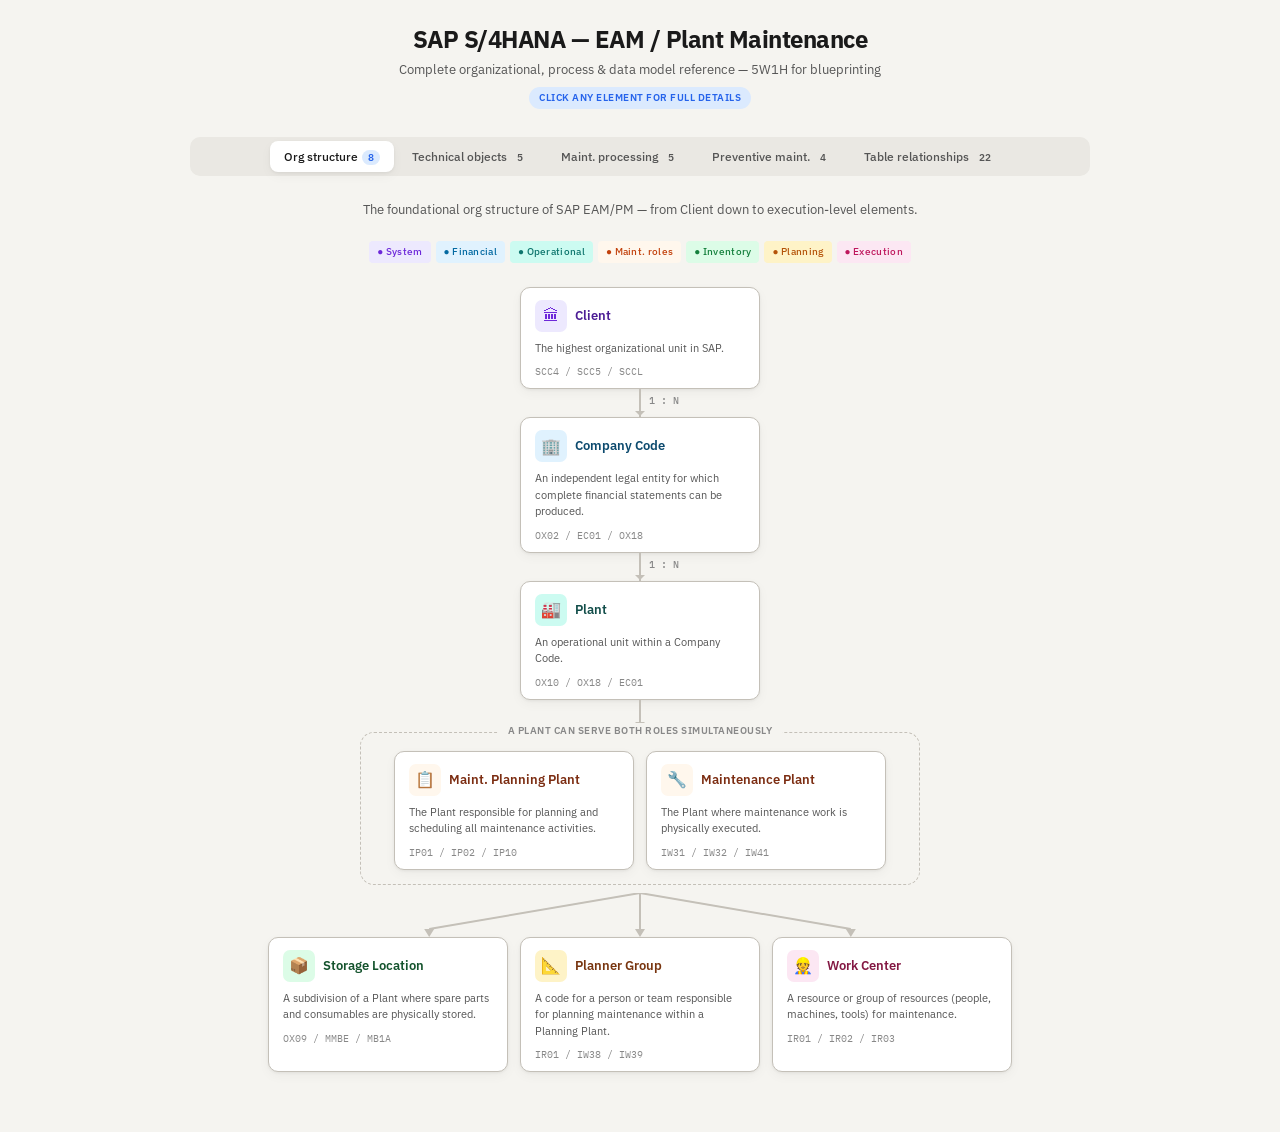
<file: sap-eam/sap_eam_complete_5w1h_erd.html>
<!DOCTYPE html>
<html lang="en">
<head>
<meta charset="UTF-8">
<meta name="viewport" content="width=device-width, initial-scale=1.0">
<title>SAP S/4HANA EAM — Full Structure + Table ERD</title>
<link href="https://fonts.googleapis.com/css2?family=IBM+Plex+Sans:wght@300;400;500;600;700&family=IBM+Plex+Mono:wght@400;500&display=swap" rel="stylesheet">
<style>
*,*::before,*::after{box-sizing:border-box;margin:0;padding:0}
:root{
--bg:#f5f4f0;--bg2:#eae8e3;--card:#fff;--text:#1a1a1a;--text2:#555;--text3:#888;
--accent:#2563eb;--accent-light:#dbeafe;--accent-dark:#1e40af;
--purple:#6d28d9;--purple-l:#ede9fe;--purple-d:#4c1d95;
--blue:#0369a1;--blue-l:#e0f2fe;--blue-d:#0c4a6e;
--teal:#0f766e;--teal-l:#ccfbf1;--teal-d:#134e4a;
--coral:#c2410c;--coral-l:#fff7ed;--coral-d:#7c2d12;
--green:#15803d;--green-l:#dcfce7;--green-d:#14532d;
--amber:#b45309;--amber-l:#fef3c7;--amber-d:#78350f;
--pink:#be185d;--pink-l:#fce7f3;--pink-d:#831843;
--red:#dc2626;--red-l:#fee2e2;--red-d:#7f1d1d;
--line:#c4c0b8;
--shadow:0 1px 3px rgba(0,0,0,.06),0 4px 12px rgba(0,0,0,.04);
--shadow-hover:0 4px 16px rgba(0,0,0,.1),0 1px 4px rgba(0,0,0,.06);
}
@media(prefers-color-scheme:dark){:root{
--bg:#151515;--bg2:#1e1e1e;--card:#222;--text:#e8e6e1;--text2:#a8a8a8;--text3:#6a6a6a;
--accent:#60a5fa;--accent-light:#1e3a5f;--accent-dark:#93c5fd;
--purple-l:#2e1065;--purple-d:#c4b5fd;--purple:#a78bfa;
--blue-l:#0c3547;--blue-d:#7dd3fc;--blue:#38bdf8;
--teal-l:#103836;--teal-d:#5eead4;--teal:#2dd4bf;
--coral-l:#3b1a08;--coral-d:#fdba74;--coral:#fb923c;
--green-l:#0f2e18;--green-d:#86efac;--green:#4ade80;
--amber-l:#3b2506;--amber-d:#fcd34d;--amber:#fbbf24;
--pink-l:#3b0a25;--pink-d:#f9a8d4;--pink:#f472b6;
--red-l:#3b1010;--red-d:#fca5a5;--red:#f87171;
--line:#3a3a3a;
--shadow:0 1px 3px rgba(0,0,0,.3),0 4px 12px rgba(0,0,0,.2);
--shadow-hover:0 4px 20px rgba(0,0,0,.4);
}}
body{background:var(--bg);color:var(--text);font-family:'IBM Plex Sans',sans-serif;line-height:1.6;padding:20px 16px 60px}
.page{max-width:1200px;margin:0 auto}
header{text-align:center;margin-bottom:28px}
header h1{font-size:24px;font-weight:700;letter-spacing:-.5px;margin-bottom:2px}
header p.sub{font-size:13px;color:var(--text2)}
header .badge{display:inline-block;background:var(--accent-light);color:var(--accent);font-size:10px;font-weight:600;padding:3px 10px;border-radius:20px;margin-top:6px;letter-spacing:.5px;text-transform:uppercase}
.tab-bar{display:flex;gap:4px;justify-content:center;flex-wrap:wrap;margin-bottom:24px;background:var(--bg2);padding:4px;border-radius:10px;max-width:900px;margin-left:auto;margin-right:auto}
.tab-btn{padding:8px 14px;border:none;background:transparent;border-radius:8px;font-family:inherit;font-size:12px;font-weight:500;color:var(--text2);cursor:pointer;transition:all .15s;white-space:nowrap}
.tab-btn:hover{color:var(--text);background:var(--card)}
.tab-btn.active{background:var(--card);color:var(--text);box-shadow:var(--shadow)}
.tab-btn .tc{font-size:10px;background:var(--bg2);padding:1px 6px;border-radius:8px;margin-left:4px;font-weight:600}
.tab-btn.active .tc{background:var(--accent-light);color:var(--accent)}
.section{display:none}.section.active{display:block}
.section-desc{text-align:center;font-size:13px;color:var(--text2);margin-bottom:20px;max-width:700px;margin-left:auto;margin-right:auto;line-height:1.6}
.legend-bar{display:flex;flex-wrap:wrap;gap:5px;justify-content:center;margin-bottom:24px}
.legend-bar .tag{font-size:10px;font-weight:500;padding:3px 8px;border-radius:4px;letter-spacing:.3px}
.diagram{display:flex;flex-direction:column;align-items:center;gap:0}
.tier{display:flex;justify-content:center;gap:12px;width:100%;flex-wrap:wrap}
.connector-v{width:2px;height:28px;background:var(--line);margin:0 auto;position:relative}
.connector-v::after{content:'';position:absolute;bottom:-4px;left:50%;transform:translateX(-50%);border:5px solid transparent;border-top-color:var(--line)}
.connector-v .label{position:absolute;right:-38px;top:4px;font-size:10px;color:var(--text3);font-weight:500;white-space:nowrap;font-family:'IBM Plex Mono',monospace}
.org-card{background:var(--card);border-radius:10px;border:1.5px solid var(--line);cursor:pointer;transition:all .2s;box-shadow:var(--shadow);overflow:hidden;width:240px;min-width:180px}
.org-card:hover{box-shadow:var(--shadow-hover);transform:translateY(-2px)}
.org-card.active{border-color:var(--accent)}
.org-card .ch{padding:12px 14px 8px;display:flex;align-items:center;gap:8px}
.org-card .ci{width:32px;height:32px;border-radius:7px;display:flex;align-items:center;justify-content:center;font-size:16px;flex-shrink:0}
.org-card .ct{font-size:13px;font-weight:600;line-height:1.3}
.org-card .cw{font-size:11px;color:var(--text2);padding:0 14px 8px;line-height:1.5}
.org-card .cc{font-family:'IBM Plex Mono',monospace;font-size:10px;color:var(--text3);padding:0 14px 8px}
.detail-panel{background:var(--card);border-radius:12px;border:1.5px solid var(--line);box-shadow:var(--shadow);margin-top:28px;overflow:hidden;display:none;animation:fu .25s ease}
.detail-panel.show{display:block}
@keyframes fu{from{opacity:0;transform:translateY(8px)}to{opacity:1;transform:translateY(0)}}
.dh{padding:18px 22px 14px;border-bottom:1px solid var(--line);display:flex;align-items:center;gap:12px}
.dh .icon{width:40px;height:40px;border-radius:9px;display:flex;align-items:center;justify-content:center;font-size:20px;flex-shrink:0}
.dh .info h2{font-size:18px;font-weight:700}
.dh .info p{font-size:12px;color:var(--text2)}
.cb{margin-left:auto;width:30px;height:30px;border-radius:7px;border:1px solid var(--line);background:var(--bg);display:flex;align-items:center;justify-content:center;cursor:pointer;font-size:14px;color:var(--text2)}
.cb:hover{background:var(--bg2);color:var(--text)}
.dg{display:grid;grid-template-columns:repeat(auto-fit,minmax(260px,1fr));gap:0}
.dc{padding:16px 20px;border-bottom:1px solid var(--line);border-right:1px solid var(--line)}
.dc:nth-child(even){border-right:none}
.dc .cl{font-size:10px;font-weight:600;text-transform:uppercase;letter-spacing:.8px;margin-bottom:5px;display:flex;align-items:center;gap:5px}
.dc .cl .q{width:18px;height:18px;border-radius:4px;display:inline-flex;align-items:center;justify-content:center;font-size:9px;font-weight:700;color:#fff;flex-shrink:0}
.dc .cb2{font-size:12px;color:var(--text2);line-height:1.65}
.de{padding:14px 20px;background:var(--bg);border-top:1px solid var(--line)}
.de .row{display:flex;gap:8px;flex-wrap:wrap}
.de .chip{font-size:10px;font-weight:500;padding:3px 8px;border-radius:4px}
.de .tip{font-size:11px;color:var(--text3);margin-top:8px;line-height:1.6}
.dashed-group{border:1.5px dashed var(--line);border-radius:14px;padding:18px 14px 14px;position:relative;margin-top:4px;width:100%}
.dashed-group .gl{position:absolute;top:-10px;left:50%;transform:translateX(-50%);background:var(--bg);padding:0 10px;font-size:10px;font-weight:600;color:var(--text3);text-transform:uppercase;letter-spacing:.5px;white-space:nowrap}
.dashed-group .it{display:flex;justify-content:center;gap:12px;flex-wrap:wrap}
.flow-row{display:flex;align-items:center;justify-content:center;gap:0;flex-wrap:wrap;margin:6px 0}
.fa{color:var(--line);font-size:20px;padding:0 2px;flex-shrink:0}

/* ERD */
.erd-wrap{overflow-x:auto;padding:10px 0 40px}
.erd-canvas{position:relative;min-height:850px}
.erd-domain{position:absolute;border:1.5px dashed var(--line);border-radius:14px;padding:36px 12px 12px}
.erd-domain-label{position:absolute;top:-11px;left:16px;background:var(--bg);padding:0 10px;font-size:11px;font-weight:600;text-transform:uppercase;letter-spacing:.6px}
.erd-tbl{position:absolute;background:var(--card);border-radius:8px;border:1.5px solid var(--line);box-shadow:var(--shadow);width:170px;cursor:pointer;transition:all .2s;overflow:hidden;font-size:12px}
.erd-tbl:hover{box-shadow:var(--shadow-hover);transform:translateY(-1px);z-index:10}
.erd-tbl.ea{border-color:var(--accent);z-index:20}
.erd-tbl .th2{padding:7px 10px;font-family:'IBM Plex Mono',monospace;font-weight:600;font-size:11px;border-bottom:1px solid var(--line);display:flex;align-items:center;gap:5px}
.erd-tbl .th2 .dot{width:7px;height:7px;border-radius:2px;flex-shrink:0}
.erd-tbl .td2{padding:3px 10px;font-size:9px;color:var(--text2);border-bottom:1px solid var(--line);line-height:1.4}
.erd-tbl .tf{padding:2px 10px;font-family:'IBM Plex Mono',monospace;font-size:9.5px;color:var(--text2);display:flex;align-items:center;gap:3px;line-height:1.6}
.erd-tbl .tf:last-child{padding-bottom:5px}
.erd-tbl .tf .pk{color:var(--amber);font-weight:700;font-size:8px}
.erd-tbl .tf .fk{color:var(--blue);font-weight:600;font-size:8px}
.erd-tbl .tf .fn{color:var(--text)}
.erd-svg{position:absolute;top:0;left:0;pointer-events:none;overflow:visible}
.eov{position:fixed;top:0;left:0;right:0;bottom:0;background:rgba(0,0,0,.3);z-index:999;display:none}
.eov.show{display:block}
.edp{position:fixed;top:50%;left:50%;transform:translate(-50%,-50%);background:var(--card);border-radius:12px;border:1.5px solid var(--line);box-shadow:0 12px 40px rgba(0,0,0,.15);z-index:1000;max-width:520px;width:92vw;max-height:80vh;overflow-y:auto;display:none;animation:fu .2s ease}
.edp.show{display:block}
.edp .eh{padding:14px 18px 10px;border-bottom:1px solid var(--line);display:flex;align-items:center;gap:10px}
.edp .eh h3{font-size:16px;font-weight:700;font-family:'IBM Plex Mono',monospace}
.edp .eh .eb{font-size:10px;padding:2px 8px;border-radius:4px;font-weight:600}
.edp .ed{padding:10px 18px;font-size:12px;color:var(--text2);line-height:1.6;border-bottom:1px solid var(--line)}
.edp .es{padding:10px 18px}
.edp .es h4{font-size:10px;font-weight:600;text-transform:uppercase;letter-spacing:.7px;color:var(--text3);margin-bottom:6px}
.edp .ef{display:flex;align-items:center;gap:5px;padding:3px 0;font-size:11px;font-family:'IBM Plex Mono',monospace;border-bottom:1px solid var(--bg2)}
.edp .ef .badge{font-size:9px;padding:1px 5px;border-radius:3px;font-weight:700;font-family:'IBM Plex Sans',sans-serif}
.edp .er{padding:10px 18px 16px}
.edp .er h4{font-size:10px;font-weight:600;text-transform:uppercase;letter-spacing:.7px;color:var(--text3);margin-bottom:6px}
.edp .eri{font-size:11px;color:var(--text2);padding:3px 0;line-height:1.5;border-bottom:1px solid var(--bg2);display:flex;gap:5px;align-items:baseline}
.edp .eri .ar{color:var(--accent);font-weight:600;font-size:13px;flex-shrink:0}
@media(max-width:700px){
.org-card{width:100%;max-width:300px}
.dg{grid-template-columns:1fr}
.dc{border-right:none!important}
.tab-btn{padding:6px 10px;font-size:11px}
}
</style>
</head>
<body>
<div class="page">
<header>
<h1>SAP S/4HANA — EAM / Plant Maintenance</h1>
<p class="sub">Complete organizational, process & data model reference — 5W1H for blueprinting</p>
<span class="badge">Click any element for full details</span>
</header>
<div class="tab-bar">
<button class="tab-btn active" onclick="switchTab('org')">Org structure<span class="tc">8</span></button>
<button class="tab-btn" onclick="switchTab('tech')">Technical objects<span class="tc">5</span></button>
<button class="tab-btn" onclick="switchTab('proc')">Maint. processing<span class="tc">5</span></button>
<button class="tab-btn" onclick="switchTab('prev')">Preventive maint.<span class="tc">4</span></button>
<button class="tab-btn" onclick="switchTab('erd')">Table relationships<span class="tc">22</span></button>
</div>
<div id="sec-org" class="section active"></div>
<div id="sec-tech" class="section"></div>
<div id="sec-proc" class="section"></div>
<div id="sec-prev" class="section"></div>
<div id="sec-erd" class="section"></div>
<div class="detail-panel" id="detailPanel"></div>
<div class="eov" id="eov" onclick="closeErd()"></div>
<div class="edp" id="edp"></div>
</div>
<script>
const COLORS={purple:{bg:"var(--purple-l)",fg:"var(--purple)",dk:"var(--purple-d)"},blue:{bg:"var(--blue-l)",fg:"var(--blue)",dk:"var(--blue-d)"},teal:{bg:"var(--teal-l)",fg:"var(--teal)",dk:"var(--teal-d)"},coral:{bg:"var(--coral-l)",fg:"var(--coral)",dk:"var(--coral-d)"},green:{bg:"var(--green-l)",fg:"var(--green)",dk:"var(--green-d)"},amber:{bg:"var(--amber-l)",fg:"var(--amber)",dk:"var(--amber-d)"},pink:{bg:"var(--pink-l)",fg:"var(--pink)",dk:"var(--pink-d)"},red:{bg:"var(--red-l)",fg:"var(--red)",dk:"var(--red-d)"}};

const ALL={
client:{id:"client",title:"Client",icon:"\u{1F3DB}",color:"purple",what:"The highest organizational unit in SAP. Represents the entire corporate group. All master data and configuration exist within a Client.",why:"Provides complete data isolation between environments (Prod, QA, Dev). Ensures data never leaks between company groups.",who:"SAP Basis administrators. System architects define client strategy. Rarely changed after go-live.",when:"Defined once during initial system installation (SCC4). Typically Client 100=Prod, 200=QA, 300=Dev.",where:"SAP system settings. Visible on every login screen. Affects all modules.",how:"Created via SCC4. Client copies (SCC5/SCCL) duplicate configuration between clients.",tcodes:["SCC4","SCC5","SCCL"],tables:["T000"],tips:"Use 3 clients minimum: Dev, QA, Prod. Never modify Client 000 (SAP reference)."},
companycode:{id:"companycode",title:"Company Code",icon:"\u{1F3E2}",color:"blue",what:"An independent legal entity for which complete financial statements can be produced. Central unit of Financial Accounting (FI).",why:"Required by law for statutory financial reporting. In EAM, determines which entity bears maintenance costs.",who:"Finance/Controlling teams define Company Codes. CFO is business owner. EAM consultants align with blueprinting.",when:"Defined during org structure design (OX02). Rarely changed post go-live.",where:"SPRO \u2192 Enterprise Structure \u2192 Definition \u2192 Financial Accounting.",how:"Create via OX02 or copy via EC01. Assign to Controlling Area (OKKP). Assign Plants via OX18.",tcodes:["OX02","EC01","OX18","OBY6"],tables:["T001","T001B"],tips:"1 Company Code : N Plants. A Plant belongs to exactly one Company Code."},
plant:{id:"plant",title:"Plant",icon:"\u{1F3ED}",color:"teal",what:"An operational unit within a Company Code. In EAM/PM, the Plant is the central hub linking to all maintenance structures.",why:"Separates operational data by physical location or business division. Enables independent maintenance management per site.",who:"Operations/Plant Managers are business owners. Defined during blueprinting with logistics and maintenance teams.",when:"Configured during org structure setup (OX10). Assigned to Company Code via OX18. Must exist before technical objects.",where:"SPRO \u2192 Enterprise Structure \u2192 Definition \u2192 Logistics \u2013 General. Visible in IW21, IE01, IL01.",how:"Create via OX10. Key settings: name, address, factory calendar. Can be both Maintenance Planning Plant and Maintenance Plant.",tcodes:["OX10","OX18","EC01"],tables:["T001W","T001K"],tips:"Consider a Central Planning Plant model for multi-site organizations."},
maint_plan_plant:{id:"maint_plan_plant",title:"Maint. Planning Plant",icon:"\u{1F4CB}",color:"coral",what:"The Plant responsible for planning and scheduling all maintenance activities. Holds task lists, maintenance plans, Planner Groups.",why:"Enables centralized planning across multiple executing plants. One team can plan for many factories.",who:"Maintenance Planners and Managers. They create plans, task lists, schedule work.",when:"Assigned during org structure config in SPRO. Specified on every plan, task list, and equipment master.",where:"SPRO \u2192 Plant Maintenance \u2192 Maintenance Plans / Task Lists. Referenced in IP01, IA01, IE01.",how:"Any Plant can be designated. Assign on technical objects and plans. Configure Planner Groups via IR01.",tcodes:["IP01","IP02","IP10","IA01","IR01"],tables:["MPLA","PLKO"],tips:"Use one central Planning Plant for standardized strategies. Doesn't need to be the physical location."},
maint_plant:{id:"maint_plant",title:"Maintenance Plant",icon:"\u{1F527}",color:"coral",what:"The Plant where maintenance work is physically executed. Where technicians, tools, and workshop resources are located.",why:"Separates where work is planned from where it is done. Enables accurate cost tracking per location.",who:"Technicians, Supervisors, Workshop Managers. They execute orders, record confirmations, manage resources.",when:"Assigned on equipment and functional location masters. Derived automatically when orders are created.",where:"Specified on equipment (IE01) and functional locations (IL01). Visible in IW31/IW32.",how:"Any Plant can serve. Assign on technical object master. Work Centers and spare parts are assigned here.",tcodes:["IW31","IW32","IW41","IE01","IL01"],tables:["AUFK","ILOA","EQUI"],tips:"Planning Plant \u2260 Maintenance Plant = central planning + local execution."},
storage_loc:{id:"storage_loc",title:"Storage Location",icon:"\u{1F4E6}",color:"green",what:"A subdivision of a Plant where spare parts and consumables are physically stored.",why:"Enables precise inventory tracking at warehouse/stockroom level. Minimizes downtime.",who:"Warehouse Managers, Store Keepers, Maintenance Planners.",when:"Defined during org structure setup. Referenced every time goods are issued for maintenance.",where:"SPRO \u2192 Materials Management. Visible in MMBE, MB1A/MIGO, IW31 components.",how:"Created via OX09. Each belongs to one Plant. Extend materials via MM01.",tcodes:["OX09","MMBE","MB1A","MIGO","MM01"],tables:["T001L","MARD"],tips:"Create a dedicated PM Store per plant to separate maintenance from production materials."},
work_center:{id:"work_center",title:"Work Center",icon:"\u{1F477}",color:"pink",what:"A resource or group of resources (people, machines, tools) for maintenance. Defines capacity, cost rates, and skills.",why:"Backbone of capacity planning and costing. Defines available hours, hourly rates, qualifications.",who:"Maintenance Managers and HR. Mapped by crew or trade (WC-ELEC, WC-MECH).",when:"Created before task lists and orders. Defined during blueprinting (IR01). Referenced in every operation.",where:"IR01. Assigned to a Plant. Linked to Cost Center and Activity Type.",how:"Create IR01. Key: Plant, category 0001, Cost Center, Activity Type, capacity, scheduling formulas.",tcodes:["IR01","IR02","IR03","CR05","CR07"],tables:["CRHD","CRCO","KAKO"],tips:"Structure by trade. Set realistic capacity. Link to correct Cost Center."},
planner_group:{id:"planner_group",title:"Planner Group",icon:"\u{1F4D0}",color:"amber",what:"A code for a person or team responsible for planning maintenance within a Planning Plant.",why:"Provides accountability and workload distribution. Enables filtering and planning KPIs.",who:"Maintenance Planners. One group per planner or trade team.",when:"Defined during org setup. Assigned to equipment, plans, and orders. Used daily.",where:"SPRO \u2192 PM \u2192 Planner Groups. Referenced in IW31/32, IP01, IE01.",how:"3-character code with description. Assigned to a Planning Plant. Filter via IW38/IW39.",tcodes:["IR01","IW38","IW39","IP01","IE01"],tables:["T024I"],tips:"One per planner or discipline. IW38 with Planner Group filter = daily worklist."},
func_loc:{id:"func_loc",title:"Functional Location",icon:"\u{1F4CD}",color:"purple",what:"Hierarchical representation of WHERE maintenance happens. E.g., Plant-Area-System-Position. Structured multi-level indicator.",why:"Stable location-based structure for maintenance history. Even when equipment moves, history stays at the location.",who:"Maintenance Engineers design hierarchy during blueprinting. Plant Managers approve.",when:"Defined during master data setup (IL01). Hierarchy designed before any data load.",where:"IL01-IL03, IL05, IL06. Tables IFLO, IFLOT, ILOA, TPLNR.",how:"Design hierarchy first (3-4 levels). Define structure indicators in SPRO (OIBB). Create via IL01.",tcodes:["IL01","IL02","IL03","IL05","IL06","OIBB"],tables:["IFLO","IFLOT","ILOA","TPLNR"],tips:"Design on paper first. 3-4 levels max. Naming convention cannot change after creation."},
equipment:{id:"equipment",title:"Equipment",icon:"\u{2699}\u{FE0F}",color:"blue",what:"An individual physical asset maintained independently. Represents WHAT is maintained. Each carries unique history, serial number, specs.",why:"Tracks history, costs, performance per asset. Enables MTBF, MTTR, TCO analysis. Required for regulatory traceability.",who:"Maintenance Engineers create masters. Asset Managers track lifecycle. Technicians reference during work.",when:"Created after Functional Locations. IE01 during master data loading. Updated through lifecycle.",where:"IE01-IE03, IE05, IE07. Tables EQUI, EQUZ, ILOA, EQST.",how:"IE01: category, description, Maint/Planning Plant, Planner Group, Cost Center, Functional Location, manufacturer, serial.",tcodes:["IE01","IE02","IE03","IE05","IE07","IE4N"],tables:["EQUI","EQUZ","ILOA","EQST"],tips:"Always install at a Functional Location. Use Classification for technical attributes."},
bom:{id:"bom",title:"Maintenance BOM",icon:"\u{1F5C2}",color:"teal",what:"Structured list of spare parts and components needed to maintain equipment or functional location.",why:"Ensures right parts available. Drives MRP. Standardizes material usage. Auto-populates order components.",who:"Maintenance Engineers create. Material Managers maintain part numbers. Planners reference.",when:"After equipment and material masters exist. Updated when equipment modified.",where:"IB01-IB03, CS01-CS03. Tables STKO (header), STPO (items), MAST.",how:"IB01 for Equipment BOM, CS01 for Material BOM. Assign materials, quantities, item categories.",tcodes:["IB01","IB02","IB03","IB08","CS01","CS03"],tables:["STKO","STPO","MAST"],tips:"Create for critical assets. Item category L=stock, N=non-stock. Keep updated."},
serial_num:{id:"serial_num",title:"Serial Number",icon:"\u{1F522}",color:"coral",what:"Unique identifier for individual material items enabling piece-level traceability. Can link to equipment.",why:"Required for regulatory compliance (FDA, aviation). Enables warranty tracking, recall management.",who:"Material Managers set profiles. Warehouse assigns at goods receipt. Technicians record at installation.",when:"Profile in MM01. Numbers assigned at MIGO. Referenced in orders.",where:"IQ01-IQ03, MM01, MIGO. Tables SER01, SERI, OBJK.",how:"Enable on material master (MM01 Serial Profile). Assign at goods receipt. Auto-create equipment optionally.",tcodes:["IQ01","IQ02","IQ03","MM01","MIGO"],tables:["SER01","SERI","OBJK","EQUI"],tips:"Only serialize high-value or safety-critical items. Use profile PPPP for auto-equipment."},
class_char:{id:"class_char",title:"Classification",icon:"\u{1F3F7}",color:"green",what:"System for structured technical attributes via classes and characteristics. E.g., pump with Flow Rate, Pressure, Material.",why:"Enables technical searches, standardized specs, spare parts matching, catalog-based failure recording.",who:"Maintenance Engineers define classes/chars. Technical Planners assign to objects.",when:"Defined in Realize phase (CL02, CT04). Assigned to equipment/functional locations during master data load.",where:"CL02, CT04, CL20N, CLFM. Tables KLAH, KSSK, AUSP, CABN.",how:"Define characteristics (CT04), create classes (CL02), assign objects via Classification tab.",tcodes:["CL02","CT04","CL20N","CLFM","IE01"],tables:["KLAH","KSSK","AUSP","CABN"],tips:"Start with 10-15 chars per class. Standardize units. Same hierarchy for equipment and spares."},
notification:{id:"notification",title:"Notification",icon:"\u{1F514}",color:"purple",what:"Document to report maintenance events \u2014 malfunctions, damage, requests. Entry point for corrective maintenance. Types: M1, M2, M3.",why:"Captures structured problem reports: what failed, damage code, where. Enables failure trending and KPIs.",who:"Anyone creates \u2014 operators, technicians, supervisors. Planners review and convert to orders.",when:"Created when problem detected. Processed in planning meetings. Completed after work done.",where:"IW21-IW23, IW28, IW29. Tables QMEL, QMFE, QMUR, QMSM.",how:"IW21: select type, enter description, assign object, add damage codes. Convert to order. Complete when done.",tcodes:["IW21","IW22","IW23","IW28","IW29","IW68"],tables:["QMEL","QMFE","QMUR","QMSM"],tips:"Configure catalog profiles (QS41). Enforce mandatory fields. Train operators."},
maint_order:{id:"maint_order",title:"Maintenance Order",icon:"\u{1F4DD}",color:"blue",what:"Document authorizing, planning, and tracking maintenance work. Contains operations, components, costs, scheduling. Types: PM01-PM04.",why:"Central work document. No orders = no cost tracking, no history, no capacity planning.",who:"Planners create/plan. Supervisors schedule/release. Technicians execute/confirm. Controllers settle.",when:"Created from notification or directly (IW31). Lifecycle: CRTD \u2192 REL \u2192 CNF \u2192 TECO \u2192 CLSD.",where:"IW31-33, IW38. Tables AUFK, AFKO, AFVC, RESB, AFRU.",how:"IW31: type, object, operations+work center, components from BOM, schedule, release. Confirm IW41. Settle KO88.",tcodes:["IW31","IW32","IW33","IW38","IW41","IW44","KO88"],tables:["AUFK","AFKO","AFVC","RESB","AFRU"],tips:"Always confirm orders. IW38 = daily worklist. Set up auto-settlement batch."},
confirmation:{id:"confirmation",title:"Confirmation",icon:"\u{2705}",color:"teal",what:"Records actual work against order operations. Captures hours, dates, findings, measurements. Critical feedback loop.",why:"Without it: no actual costs, no labor history, no KPIs. Drives MTTR, wrench time, utilization.",who:"Technicians create. Supervisors review. Time Admins may batch-confirm.",when:"During/after work. Can be partial or final. Final triggers CNF status.",where:"IW41 (individual), IW42/IW44 (collective). Tables AFRU, AFVV, JEST.",how:"IW41: order/operation, actual hours, dates, final flag, text. IW44 for batch. Integrate with CATS.",tcodes:["IW41","IW42","IW44","IW45","CATS","IW47"],tables:["AFRU","AFVV","JEST"],tips:"Make simple for technicians. Use Fiori mobile. Confirmations drive KPIs and budgets."},
settlement:{id:"settlement",title:"Settlement",icon:"\u{1F4B0}",color:"amber",what:"Allocates order costs to receivers \u2014 Cost Center, Asset, WBS. Bridges PM and CO/FI.",why:"Orders are temporary cost collectors. Without settlement, costs never reach financial reports.",who:"Controlling defines rules. EAM configures defaults. Settlement runs as batch.",when:"Rules set at order creation. Actual run at period-end or TECO. Before period close.",where:"KO88 (individual), CO88 (batch). Rules on order (IW32). Config in SPRO/CO.",how:"Default per order type (e.g., PM01 \u2192 100% equipment Cost Center). Run KO88 or CO88 batch.",tcodes:["KO88","CO88","KOB1","IW32","S_ALR_87013611"],tables:["COBK","COEP","COSP","AUFK"],tips:"Configure defaults so planners skip manual setup. Run monthly batch. Capital maint \u2192 AuC."},
maint_history:{id:"maint_history",title:"Maint. History",icon:"\u{1F4CA}",color:"coral",what:"Accumulated record of all maintenance on a technical object \u2014 notifications, orders, confirmations, measurements, costs.",why:"Most valuable EAM output. Enables MTBF/MTTR, failure patterns, predictive strategies, audit trails.",who:"Everyone consumes. Reliability Engineers analyze. Planners review. Managers justify budgets.",when:"Built automatically from completed notifications, confirmed orders, recorded measurements.",where:"IE03/IL03 \u2192 History. IW69, IW65. Tables QMEL, AUFK, AFRU, IMRG.",how:"No creation \u2014 built by closing notifications, confirming orders, recording measurements. Extract to BW.",tcodes:["IW69","IW65","IE03","IL03","IW28","IW38"],tables:["QMEL","AUFK","AFRU","IMRG","JEST"],tips:"Quality depends on data capture discipline. Enforce catalog codes. Quarterly failure reviews."},
task_list:{id:"task_list",title:"Task List",icon:"\u{1F4C3}",color:"purple",what:"Predefined sequence of maintenance operations reused across orders and plans. Standardizes procedures.",why:"Consistency, reduced planning time, OEM/safety compliance.",who:"Maintenance Engineers create from OEM manuals and best practices.",when:"After Work Centers and BOMs exist. Referenced by plans. Updated when procedures change.",where:"IA01-IA03, IA05, IA11. Tables PLKO, PLPO, PLMZ, PLAS.",how:"IA01: Planning Plant, operations+work center+duration, materials. Assign to plans via IP01.",tcodes:["IA01","IA02","IA03","IA05","IA06","IA11"],tables:["PLKO","PLPO","PLMZ","PLAS"],tips:"Use general task lists (IA11) for common procedures. 5-15 steps. Always assign materials."},
maint_plan_prev:{id:"maint_plan_prev",title:"Maintenance Plan",icon:"\u{1F4C5}",color:"blue",what:"Automated scheduling rule generating orders/notifications at intervals. Single Cycle or Strategy Plan.",why:"Automates PM scheduling. Ensures nothing missed. Without it, all PM is manual.",who:"Planners create/manage. Reliability Engineers define intervals. Supervisors monitor compliance.",when:"After task lists and strategies exist. IP10 runs daily/weekly as batch.",where:"IP01-IP03, IP10, IP24. Tables MPLA, MPOS, MHIS, MHIO.",how:"IP01: type, cycle/strategy, items+object+task list, start date. IP10/IP30 generates orders.",tcodes:["IP01","IP02","IP03","IP10","IP30","IP24"],tables:["MPLA","MPOS","MHIS","MHIO"],tips:"IP10/IP30 as daily batch = PM heartbeat. 30-day call horizon. Strategy plans for multi-interval."},
maint_strategy:{id:"maint_strategy",title:"Maint. Strategy",icon:"\u{1F504}",color:"teal",what:"Rule set defining multiple maintenance cycles. E.g., Pkg 1=3 months, Pkg 2=12 months. Each package can have a different task list.",why:"Models real-world multi-interval programs. Without it, you need separate plans per interval.",who:"Reliability Engineers design. SAP consultants configure in SPRO. Planners assign to plans.",when:"Defined during configuration before plans. Rarely changed. Reviewed annually.",where:"SPRO or IP11. Tables STRA, STRAT, STRP.",how:"IP11: scheduling indicator, packages with cycles/units. Set hierarchy. Assign to plans.",tcodes:["IP11","IP12","IP13","IP01","SPRO"],tables:["STRA","STRAT","STRP"],tips:"Match OEM schedules. Use hierarchy to skip lower packages. 4-6 packages max. Name clearly."},
meas_point:{id:"meas_point",title:"Measurement Point",icon:"\u{1F4CF}",color:"amber",what:"Defines a parameter to measure on equipment (vibration, pressure, hours). Measurement documents record readings. Enables CBM.",why:"Transforms from time-based to condition-based maintenance. Enables trend analysis and predictive strategies.",who:"Reliability Engineers define parameters/thresholds. Technicians record readings. CM teams analyze.",when:"Points created during master data setup. Readings recorded during inspections or via IoT.",where:"IK01, IK11, IK17. Tables IMPTT, IMRG, IMPT, IMRC.",how:"IK01: position, characteristic, unit, limits on equipment. IK11: record readings. Link to plans for counter-based scheduling.",tcodes:["IK01","IK02","IK07","IK11","IK17","IK18"],tables:["IMPTT","IMRG","IMPT","IMRC"],tips:"Start with runtime hours on critical equipment. Set realistic limits. Integrate IoT."}
};

const ERD={
T000:{name:"T000",desc:"Client master",domain:"org",color:"teal",fields:[{n:"MANDT",k:"PK"},{n:"MTEXT",k:""},{n:"CCCATEGORY",k:""}],rels:["Parent of all tables via MANDT"]},
T001:{name:"T001",desc:"Company codes",domain:"org",color:"teal",fields:[{n:"BUKRS",k:"PK"},{n:"MANDT",k:"FK"},{n:"BUTXT",k:""},{n:"WAERS",k:""}],rels:["\u2192 T000 via MANDT","\u2192 T001W via BUKRS"]},
T001W:{name:"T001W",desc:"Plants / branches",domain:"org",color:"teal",fields:[{n:"WERKS",k:"PK"},{n:"BUKRS",k:"FK"},{n:"NAME1",k:""},{n:"FABKL",k:""}],rels:["\u2192 T001 via BUKRS","\u2192 T001L, CRHD, T024I via WERKS"]},
T001L:{name:"T001L",desc:"Storage locations",domain:"org",color:"teal",fields:[{n:"WERKS",k:"PK+FK"},{n:"LGORT",k:"PK"},{n:"LGOBE",k:""}],rels:["\u2192 T001W via WERKS","\u2192 MARD via WERKS+LGORT"]},
T024I:{name:"T024I",desc:"Planner groups (PM)",domain:"org",color:"teal",fields:[{n:"IWERK",k:"PK+FK"},{n:"INGRP",k:"PK"},{n:"INNAM",k:""}],rels:["\u2192 T001W via IWERK"]},
CRHD:{name:"CRHD",desc:"Work center header",domain:"org",color:"teal",fields:[{n:"OBJID",k:"PK"},{n:"WERKS",k:"FK"},{n:"ARBPL",k:""},{n:"VERWE",k:""}],rels:["\u2192 T001W via WERKS","\u2192 CRCO via OBJID","\u2192 AFVC via ARBID"]},
CRCO:{name:"CRCO",desc:"Work center cost assignment",domain:"org",color:"teal",fields:[{n:"OBJID",k:"PK+FK"},{n:"KOSTL",k:"FK"},{n:"LSTAR",k:""}],rels:["\u2192 CRHD via OBJID"]},
MARD:{name:"MARD",desc:"Material stock per stor. loc.",domain:"org",color:"teal",fields:[{n:"MATNR",k:"PK"},{n:"WERKS",k:"PK+FK"},{n:"LGORT",k:"PK+FK"},{n:"LABST",k:""}],rels:["\u2192 T001L via WERKS+LGORT"]},
IFLO:{name:"IFLO",desc:"Functional location master",domain:"tech",color:"purple",fields:[{n:"TPLNR",k:"PK"},{n:"IWERK",k:"FK"},{n:"INGRP",k:"FK"},{n:"SWERK",k:"FK"}],rels:["\u2192 T001W via IWERK/SWERK","\u2192 T024I via IWERK+INGRP","\u2192 ILOA, EQUI"]},
EQUI:{name:"EQUI",desc:"Equipment master",domain:"tech",color:"purple",fields:[{n:"EQUNR",k:"PK"},{n:"EQTYP",k:""},{n:"EQKTX",k:""},{n:"HERST",k:""},{n:"SERGE",k:""}],rels:["\u2192 ILOA via EQUNR","\u2192 STKO (Equipment BOM)","\u2192 QMEL, AUFK via EQUNR"]},
ILOA:{name:"ILOA",desc:"PM object location & acct",domain:"tech",color:"purple",fields:[{n:"ILOAN",k:"PK"},{n:"TPLNR",k:"FK"},{n:"EQUNR",k:"FK"},{n:"SWERK",k:"FK"},{n:"IWERK",k:"FK"},{n:"KOSTL",k:"FK"}],rels:["\u2192 IFLO via TPLNR","\u2192 EQUI via EQUNR","\u2192 AUFK via ILOAN"]},
STKO:{name:"STKO",desc:"BOM header",domain:"tech",color:"purple",fields:[{n:"STLNR",k:"PK"},{n:"STLAL",k:"PK"},{n:"STLTY",k:""}],rels:["\u2192 STPO via STLNR","\u2192 EQUI/IFLO (via MAST)"]},
STPO:{name:"STPO",desc:"BOM items (components)",domain:"tech",color:"purple",fields:[{n:"STLNR",k:"PK+FK"},{n:"STLKN",k:"PK"},{n:"IDNRK",k:"FK"},{n:"MENGE",k:""}],rels:["\u2192 STKO via STLNR"]},
KLAH:{name:"KLAH",desc:"Class header",domain:"tech",color:"purple",fields:[{n:"CLINT",k:"PK"},{n:"CLASS",k:""},{n:"KLART",k:""}],rels:["\u2192 KSSK via CLINT"]},
KSSK:{name:"KSSK",desc:"Object \u2194 class assignment",domain:"tech",color:"purple",fields:[{n:"OBJEK",k:"PK"},{n:"CLINT",k:"PK+FK"},{n:"KLART",k:""}],rels:["\u2192 KLAH via CLINT","\u2192 EQUI/IFLO via OBJEK"]},
QMEL:{name:"QMEL",desc:"Notification header",domain:"proc",color:"blue",fields:[{n:"QMNUM",k:"PK"},{n:"QMART",k:""},{n:"EQUNR",k:"FK"},{n:"TPLNR",k:"FK"},{n:"AUFNR",k:"FK"}],rels:["\u2192 EQUI via EQUNR","\u2192 IFLO via TPLNR","\u2192 AUFK via AUFNR","\u2192 QMFE via QMNUM"]},
QMFE:{name:"QMFE",desc:"Notification items (defects)",domain:"proc",color:"blue",fields:[{n:"QMNUM",k:"PK+FK"},{n:"FEESSION",k:"PK"},{n:"FEGRP",k:""},{n:"FECOD",k:""}],rels:["\u2192 QMEL via QMNUM"]},
AUFK:{name:"AUFK",desc:"Order header",domain:"proc",color:"blue",fields:[{n:"AUFNR",k:"PK"},{n:"AUART",k:""},{n:"EQUNR",k:"FK"},{n:"TPLNR",k:"FK"},{n:"IWERK",k:"FK"},{n:"ILOAN",k:"FK"}],rels:["\u2192 EQUI, IFLO, ILOA","\u2192 AFKO, AFVC, RESB, AFRU","\u2192 COBK/COEP (settlement)"]},
AFKO:{name:"AFKO",desc:"Order master data",domain:"proc",color:"blue",fields:[{n:"AUFNR",k:"PK+FK"},{n:"STLNR",k:"FK"},{n:"PLNNR",k:"FK"},{n:"GSTRP",k:""}],rels:["\u2192 AUFK via AUFNR","\u2192 STKO via STLNR","\u2192 PLKO via PLNNR"]},
AFVC:{name:"AFVC",desc:"Order operations",domain:"proc",color:"blue",fields:[{n:"AUFPL",k:"PK"},{n:"APLZL",k:"PK"},{n:"ARBID",k:"FK"},{n:"LTXA1",k:""}],rels:["\u2192 AUFK via AUFPL","\u2192 CRHD via ARBID","\u2192 AFRU via AUFPL+APLZL"]},
RESB:{name:"RESB",desc:"Order material reservations",domain:"proc",color:"blue",fields:[{n:"RSNUM",k:"PK"},{n:"RSPOS",k:"PK"},{n:"AUFNR",k:"FK"},{n:"MATNR",k:"FK"},{n:"WERKS",k:"FK"},{n:"LGORT",k:"FK"}],rels:["\u2192 AUFK via AUFNR","\u2192 MARD via MATNR+WERKS+LGORT"]},
AFRU:{name:"AFRU",desc:"Order confirmations",domain:"proc",color:"blue",fields:[{n:"RUESSION",k:"PK"},{n:"AUFNR",k:"FK"},{n:"AUFPL",k:"FK"},{n:"ISMNW",k:""},{n:"BUDAT",k:""}],rels:["\u2192 AUFK via AUFNR","\u2192 AFVC via AUFPL+APLZL"]},
COBK:{name:"COBK",desc:"CO document header",domain:"proc",color:"blue",fields:[{n:"BESSION",k:"PK"},{n:"BELNR",k:""},{n:"KOKRS",k:""}],rels:["\u2192 COEP via BELNR"]},
COEP:{name:"COEP",desc:"CO document line items",domain:"proc",color:"blue",fields:[{n:"BESSION",k:"PK+FK"},{n:"BUZEI",k:"PK"},{n:"OBJNR",k:"FK"},{n:"WKGBTR",k:""}],rels:["\u2192 COBK via BELNR","\u2192 AUFK via OBJNR"]},
PLKO:{name:"PLKO",desc:"Task list header",domain:"prev",color:"amber",fields:[{n:"PLNTY",k:"PK"},{n:"PLNNR",k:"PK"},{n:"PLNAL",k:"PK"},{n:"WERKS",k:"FK"}],rels:["\u2192 T001W via WERKS","\u2192 PLPO via PLNNR","\u2192 MPLA via plan items"]},
PLPO:{name:"PLPO",desc:"Task list operations",domain:"prev",color:"amber",fields:[{n:"PLNTY",k:"PK+FK"},{n:"PLNNR",k:"PK+FK"},{n:"PLNKN",k:"PK"},{n:"ARBID",k:"FK"},{n:"LTXA1",k:""}],rels:["\u2192 PLKO via PLNTY+PLNNR","\u2192 CRHD via ARBID","\u2192 PLMZ (materials)"]},
PLMZ:{name:"PLMZ",desc:"Task list materials",domain:"prev",color:"amber",fields:[{n:"PLNTY",k:"PK+FK"},{n:"PLNNR",k:"PK+FK"},{n:"PLNKN",k:"PK+FK"},{n:"MATNR",k:"FK"}],rels:["\u2192 PLPO via keys"]},
MPLA:{name:"MPLA",desc:"Maint. plan header",domain:"prev",color:"amber",fields:[{n:"WARPL",k:"PK"},{n:"STRAT",k:"FK"},{n:"ABESSION",k:""}],rels:["\u2192 STRA via STRAT","\u2192 MPOS, MHIS via WARPL"]},
MPOS:{name:"MPOS",desc:"Maint. plan items",domain:"prev",color:"amber",fields:[{n:"WARPL",k:"PK+FK"},{n:"WAESSION",k:"PK"},{n:"EQUNR",k:"FK"},{n:"TPLNR",k:"FK"},{n:"PLNNR",k:"FK"}],rels:["\u2192 MPLA via WARPL","\u2192 EQUI, IFLO, PLKO"]},
MHIS:{name:"MHIS",desc:"Plan call history",domain:"prev",color:"amber",fields:[{n:"WARPL",k:"PK+FK"},{n:"ABESSION",k:"PK"},{n:"AUFNR",k:"FK"}],rels:["\u2192 MPLA via WARPL","\u2192 AUFK via AUFNR"]},
STRA:{name:"STRA",desc:"Maint. strategy header",domain:"prev",color:"amber",fields:[{n:"STRAT",k:"PK"},{n:"KTEXT",k:""}],rels:["\u2192 STRAT (packages)","\u2192 MPLA via STRAT"]},
STRAT_P:{name:"STRAT",desc:"Strategy packages",domain:"prev",color:"amber",fields:[{n:"STRAT",k:"PK+FK"},{n:"PAESSION",k:"PK"},{n:"ESSION",k:""}],rels:["\u2192 STRA via STRAT"]},
IMPTT:{name:"IMPTT",desc:"Measurement points",domain:"prev",color:"amber",fields:[{n:"POINT",k:"PK"},{n:"MPOBJ",k:"FK"},{n:"ATNAM",k:""}],rels:["\u2192 EQUI/IFLO via MPOBJ","\u2192 IMRG via POINT"]},
IMRG:{name:"IMRG",desc:"Measurement readings",domain:"prev",color:"amber",fields:[{n:"MDESSION",k:"PK"},{n:"POINT",k:"FK"},{n:"READG",k:""},{n:"IDATE",k:""}],rels:["\u2192 IMPTT via POINT"]}
};
/* ============================================================
   RENDER HELPERS
   ============================================================ */
function card(id){const d=ALL[id];if(!d)return '';const c=COLORS[d.color];
return '<div class="org-card" data-id="'+d.id+'" onclick="showDetail(\''+d.id+'\')"><div class="ch"><div class="ci" style="background:'+c.bg+';color:'+c.fg+'">'+d.icon+'</div><div class="ct" style="color:'+(c.dk||c.fg)+'">'+d.title+'</div></div><div class="cw">'+d.what.split('.')[0]+'.</div><div class="cc">'+d.tcodes.slice(0,3).join(' / ')+'</div></div>';}
function connV(l){return '<div class="connector-v">'+(l?'<div class="label">'+l+'</div>':'')+'</div>';}
function spread(n,w){var s=w||620,h=44,m=s/2,p=[];if(n===3)p=[s*.16,s*.5,s*.84];else if(n===2)p=[s*.28,s*.72];var li=p.map(function(x){return '<line x1="'+m+'" y1="0" x2="'+x+'" y2="'+(h-8)+'" stroke="var(--line)" stroke-width="2"/><polygon points="'+(x-5)+','+(h-8)+' '+(x+5)+','+(h-8)+' '+x+','+h+'" fill="var(--line)"/>';}).join('');return '<svg width="'+s+'" height="'+h+'" viewBox="0 0 '+s+' '+h+'" style="display:block;margin:0 auto">'+li+'</svg>';}

function renderOrg(){return '<p class="section-desc">The foundational org structure of SAP EAM/PM \u2014 from Client down to execution-level elements.</p><div class="legend-bar"><span class="tag" style="background:var(--purple-l);color:var(--purple)">\u25cf System</span><span class="tag" style="background:var(--blue-l);color:var(--blue)">\u25cf Financial</span><span class="tag" style="background:var(--teal-l);color:var(--teal)">\u25cf Operational</span><span class="tag" style="background:var(--coral-l);color:var(--coral)">\u25cf Maint. roles</span><span class="tag" style="background:var(--green-l);color:var(--green)">\u25cf Inventory</span><span class="tag" style="background:var(--amber-l);color:var(--amber)">\u25cf Planning</span><span class="tag" style="background:var(--pink-l);color:var(--pink)">\u25cf Execution</span></div><div class="diagram"><div class="tier">'+card('client')+'</div>'+connV('1 : N')+'<div class="tier">'+card('companycode')+'</div>'+connV('1 : N')+'<div class="tier">'+card('plant')+'</div>'+connV('')+'<div class="dashed-group" style="max-width:560px"><div class="gl">A plant can serve both roles simultaneously</div><div class="it">'+card('maint_plan_plant')+card('maint_plant')+'</div></div><div style="height:8px"></div>'+spread(3,620)+'<div class="tier" style="max-width:820px">'+card('storage_loc')+card('planner_group')+card('work_center')+'</div></div>';}

function renderTech(){return '<p class="section-desc">Technical objects \u2014 the master data backbone defining WHAT is maintained, WHERE, and its specifications.</p><div class="legend-bar"><span class="tag" style="background:var(--purple-l);color:var(--purple)">\u25cf Location</span><span class="tag" style="background:var(--blue-l);color:var(--blue)">\u25cf Assets</span><span class="tag" style="background:var(--teal-l);color:var(--teal)">\u25cf Parts</span><span class="tag" style="background:var(--coral-l);color:var(--coral)">\u25cf Traceability</span><span class="tag" style="background:var(--green-l);color:var(--green)">\u25cf Specs</span></div><div class="diagram"><div class="dashed-group" style="max-width:560px"><div class="gl">Assigned to Plant / Maint. Plant / Planning Plant</div><div class="it" style="flex-direction:column;align-items:center;gap:0"><div class="tier">'+card('func_loc')+'</div>'+connV('installed at')+'<div class="tier">'+card('equipment')+'</div></div></div><div style="height:8px"></div>'+spread(3,620)+'<div class="tier" style="max-width:820px">'+card('bom')+card('serial_num')+card('class_char')+'</div></div>';}

function renderProc(){return '<p class="section-desc">End-to-end corrective maintenance process \u2014 from detection through execution to financial settlement.</p><div class="legend-bar"><span class="tag" style="background:var(--purple-l);color:var(--purple)">\u25cf Detection</span><span class="tag" style="background:var(--blue-l);color:var(--blue)">\u25cf Authorization</span><span class="tag" style="background:var(--teal-l);color:var(--teal)">\u25cf Execution</span><span class="tag" style="background:var(--amber-l);color:var(--amber)">\u25cf Financial</span><span class="tag" style="background:var(--coral-l);color:var(--coral)">\u25cf Analytics</span></div><div class="diagram"><div class="flow-row">'+card('notification')+'<span class="fa">\u2192</span>'+card('maint_order')+'</div><div style="height:6px"></div><div class="flow-row">'+card('confirmation')+'<span class="fa">\u2192</span>'+card('settlement')+'</div><div style="height:6px"></div>'+connV('')+'<div class="tier">'+card('maint_history')+'</div></div>';}

function renderPrev(){return '<p class="section-desc">Preventive & condition-based maintenance \u2014 reusable task lists, strategies, and automated scheduling.</p><div class="legend-bar"><span class="tag" style="background:var(--purple-l);color:var(--purple)">\u25cf Procedures</span><span class="tag" style="background:var(--blue-l);color:var(--blue)">\u25cf Scheduling</span><span class="tag" style="background:var(--teal-l);color:var(--teal)">\u25cf Intervals</span><span class="tag" style="background:var(--amber-l);color:var(--amber)">\u25cf Condition</span></div><div class="diagram"><div class="tier">'+card('task_list')+card('maint_strategy')+'</div><div style="height:4px"></div><svg width="440" height="44" viewBox="0 0 440 44" style="display:block;margin:0 auto"><line x1="130" y1="0" x2="220" y2="36" stroke="var(--line)" stroke-width="2"/><polygon points="215,36 225,36 220,44" fill="var(--line)"/><line x1="310" y1="0" x2="220" y2="36" stroke="var(--line)" stroke-width="2"/><polygon points="215,36 225,36 220,44" fill="var(--line)"/></svg><div class="tier">'+card('maint_plan_prev')+'</div>'+connV('generates')+'<div class="dashed-group" style="max-width:400px"><div class="gl">Output \u2192 Orders / Notifications</div><div style="text-align:center;padding:10px 0;font-size:12px;color:var(--text2)">Orders auto-created by IP10/IP30 deadline monitoring</div></div><div style="height:12px"></div>'+connV('feeds into')+'<div class="tier">'+card('meas_point')+'</div><div style="margin-top:8px;text-align:center;font-size:11px;color:var(--text3)">Counter readings drive performance-based plan scheduling</div></div>';}

/* ============================================================
   ERD RENDERING
   ============================================================ */
function renderErd(){
  var tblPos={
    T000:{x:20,y:40},T001:{x:20,y:185},T001W:{x:260,y:40},T001L:{x:260,y:210},
    MARD:{x:260,y:370},T024I:{x:500,y:40},CRHD:{x:500,y:195},CRCO:{x:500,y:370},
    IFLO:{x:740,y:40},EQUI:{x:1000,y:40},ILOA:{x:740,y:220},
    STKO:{x:1000,y:220},STPO:{x:1240,y:220},KLAH:{x:1000,y:390},KSSK:{x:1240,y:390},
    QMEL:{x:20,y:580},QMFE:{x:20,y:770},AUFK:{x:280,y:580},AFKO:{x:280,y:790},
    AFVC:{x:520,y:580},RESB:{x:520,y:760},AFRU:{x:730,y:580},
    COBK:{x:730,y:770},COEP:{x:730,y:930},
    PLKO:{x:960,y:580},PLPO:{x:960,y:760},PLMZ:{x:960,y:950},
    MPLA:{x:1180,y:580},MPOS:{x:1180,y:760},MHIS:{x:1180,y:950},
    STRA:{x:1380,y:580},STRAT_P:{x:1380,y:730},
    IMPTT:{x:1380,y:880},IMRG:{x:1380,y:1030}
  };

  var domains=[
    {label:"Organizational master data",x:0,y:0,w:700,h:520,color:"teal"},
    {label:"Technical objects",x:720,y:0,w:720,h:520,color:"purple"},
    {label:"Maintenance processing (transactional)",x:0,y:550,w:920,h:530,color:"blue"},
    {label:"Preventive maintenance",x:940,y:550,w:630,h:630,color:"amber"}
  ];

  function tblHtml(key){
    var t=ERD[key];if(!t)return '';var c=COLORS[t.color];var p=tblPos[key];if(!p)return '';
    var rows=t.fields.map(function(f){
      var b='';
      if(f.k==='PK')b='<span class="pk">PK</span>';
      else if(f.k==='FK')b='<span class="fk">FK</span>';
      else if(f.k==='PK+FK')b='<span class="pk">PK</span><span class="fk">FK</span>';
      return '<div class="tf">'+b+'<span class="fn">'+f.n+'</span></div>';
    }).join('');
    return '<div class="erd-tbl" style="left:'+p.x+'px;top:'+p.y+'px" onclick="showErd(\''+key+'\')" data-t="'+key+'"><div class="th2" style="background:'+c.bg+';color:'+c.fg+'"><div class="dot" style="background:'+c.fg+'"></div>'+t.name+'</div><div class="td2">'+t.desc+'</div>'+rows+'</div>';
  }

  // Draw SVG relationship lines
  var rels=[
    ["T000","T001","1:N","b","t"],["T001","T001W","1:N","r","l"],
    ["T001W","T001L","1:N","b","t"],["T001L","MARD","1:N","b","t"],
    ["T001W","T024I","1:N","r","l"],["T001W","CRHD","1:N","r","l"],
    ["CRHD","CRCO","1:N","b","t"],
    ["T001W","IFLO","1:N","r","l"],
    ["IFLO","ILOA","1:1","b","t"],["EQUI","ILOA","1:1","b","l"],
    ["EQUI","STKO","1:N","b","t"],["STKO","STPO","1:N","r","l"],
    ["KLAH","KSSK","1:N","r","l"],
    ["QMEL","QMFE","1:N","b","t"],["QMEL","AUFK","1:1","r","l"],
    ["AUFK","AFKO","1:1","b","t"],["AUFK","AFVC","1:N","r","l"],
    ["AFVC","RESB","1:N","b","t"],["AFVC","AFRU","1:N","r","l"],
    ["AUFK","COBK","1:N","b","b"],["COBK","COEP","1:N","b","t"],
    ["PLKO","PLPO","1:N","b","t"],["PLPO","PLMZ","1:N","b","t"],
    ["MPLA","MPOS","1:N","b","t"],["MPLA","MHIS","1:N","b","t"],
    ["STRA","STRAT_P","1:N","b","t"],["STRA","MPLA","1:N","l","r"],
    ["IMPTT","IMRG","1:N","b","t"],
    ["MPOS","PLKO","N:1","l","r"],
    ["RESB","MARD","N:1","l","r"]
  ];

  function anchor(key,side){
    var p=tblPos[key];if(!p)return{x:0,y:0};
    var w=170,flds=ERD[key]?ERD[key].fields.length:3;
    var h=26+18+flds*18+5;
    if(side==='t')return{x:p.x+w/2,y:p.y};
    if(side==='b')return{x:p.x+w/2,y:p.y+h};
    if(side==='l')return{x:p.x,y:p.y+h/2};
    if(side==='r')return{x:p.x+w,y:p.y+h/2};
    return{x:p.x+w/2,y:p.y+h/2};
  }

  var svgL='';
  rels.forEach(function(r){
    var a=anchor(r[0],r[3]),b=anchor(r[1],r[4]);
    var path;
    if(r[3]==='b'&&r[4]==='t'){var my=(a.y+b.y)/2;path='M'+a.x+','+a.y+' L'+a.x+','+my+' L'+b.x+','+my+' L'+b.x+','+b.y;}
    else if(r[3]==='r'&&r[4]==='l'){var mx=(a.x+b.x)/2;path='M'+a.x+','+a.y+' L'+mx+','+a.y+' L'+mx+','+b.y+' L'+b.x+','+b.y;}
    else if(r[3]==='l'&&r[4]==='r'){var mx2=(a.x+b.x)/2;path='M'+a.x+','+a.y+' L'+mx2+','+a.y+' L'+mx2+','+b.y+' L'+b.x+','+b.y;}
    else if(r[3]==='b'&&r[4]==='l'){path='M'+a.x+','+a.y+' L'+a.x+','+b.y+' L'+b.x+','+b.y;}
    else if(r[3]==='b'&&r[4]==='b'){var my2=Math.max(a.y,b.y)+18;path='M'+a.x+','+a.y+' L'+a.x+','+my2+' L'+b.x+','+my2+' L'+b.x+','+b.y;}
    else{path='M'+a.x+','+a.y+' L'+b.x+','+b.y;}
    var lx=(a.x+b.x)/2,ly=(a.y+b.y)/2;
    svgL+='<path d="'+path+'" stroke="var(--line)" stroke-width="1.5" fill="none" opacity=".7"/>';
    svgL+='<rect x="'+(lx-16)+'" y="'+(ly-8)+'" width="32" height="16" rx="4" fill="var(--bg)" stroke="var(--line)" stroke-width=".6"/>';
    svgL+='<text x="'+lx+'" y="'+(ly+4)+'" text-anchor="middle" font-size="10" font-weight="500" font-family="IBM Plex Mono,monospace" fill="var(--text2)">'+r[2]+'</text>';
  });

  var domH=domains.map(function(d){var c=COLORS[d.color];return '<div class="erd-domain" style="left:'+d.x+'px;top:'+d.y+'px;width:'+d.w+'px;height:'+d.h+'px"><div class="erd-domain-label" style="color:'+c.fg+'">'+d.label+'</div></div>';}).join('');
  var tbls=Object.keys(ERD).map(function(k){return tblHtml(k);}).join('');

  return '<p class="section-desc">Full EAM data model \u2014 ERD with PK/FK relationships across all 4 domains. Click any table for field details and joins.</p><div class="legend-bar"><span class="tag" style="background:var(--teal-l);color:var(--teal)">\u25cf Org master data</span><span class="tag" style="background:var(--purple-l);color:var(--purple)">\u25cf Technical objects</span><span class="tag" style="background:var(--blue-l);color:var(--blue)">\u25cf Maint. processing</span><span class="tag" style="background:var(--amber-l);color:var(--amber)">\u25cf Preventive maint.</span><span class="tag" style="font-family:IBM Plex Mono,monospace;background:var(--bg2)"><span style="color:var(--amber);font-weight:700">PK</span> Primary key</span><span class="tag" style="font-family:IBM Plex Mono,monospace;background:var(--bg2)"><span style="color:var(--blue);font-weight:600">FK</span> Foreign key</span></div><div class="erd-wrap"><div class="erd-canvas" style="width:1580px;height:1200px">'+domH+'<svg class="erd-svg" width="1580" height="1200" viewBox="0 0 1580 1200">'+svgL+'</svg>'+tbls+'</div></div>';
}

/* ============================================================
   TAB SWITCHING
   ============================================================ */
function switchTab(tab){
  document.querySelectorAll('.tab-btn').forEach(function(b){b.classList.remove('active')});
  document.querySelectorAll('.section').forEach(function(s){s.classList.remove('active')});
  document.querySelector('.tab-btn[onclick="switchTab(\''+tab+'\')"]').classList.add('active');
  var sec=document.getElementById('sec-'+tab);
  sec.classList.add('active');
  closeDetail();closeErd();
  if(!sec.dataset.rendered){
    sec.dataset.rendered='1';
    if(tab==='org')sec.innerHTML=renderOrg();
    if(tab==='tech')sec.innerHTML=renderTech();
    if(tab==='proc')sec.innerHTML=renderProc();
    if(tab==='prev')sec.innerHTML=renderPrev();
    if(tab==='erd')sec.innerHTML=renderErd();
  }
}

/* ============================================================
   5W1H DETAIL PANEL
   ============================================================ */
function showDetail(id){
  var d=ALL[id];if(!d)return;var c=COLORS[d.color];
  var qC={What:"#2563eb",Why:"#15803d",Who:"#b45309",When:"#c2410c",Where:"#6d28d9",How:"#be185d"};
  var qs=[{q:"What",l:"What is it?",b:d.what},{q:"Why",l:"Why is it needed?",b:d.why},{q:"Who",l:"Who is responsible?",b:d.who},{q:"When",l:"When is it configured?",b:d.when},{q:"Where",l:"Where in SAP?",b:d.where},{q:"How",l:"How to set it up?",b:d.how}];
  var p=document.getElementById('detailPanel');
  p.className='detail-panel show';
  p.innerHTML='<div class="dh"><div class="icon" style="background:'+c.bg+';color:'+c.fg+'">'+d.icon+'</div><div class="info"><h2 style="color:'+(c.dk||c.fg)+'">'+d.title+'</h2><p>5W1H breakdown \u00b7 Blueprinting reference</p></div><div class="cb" onclick="closeDetail()">\u2715</div></div><div class="dg">'+qs.map(function(x){return '<div class="dc"><div class="cl"><span class="q" style="background:'+qC[x.q]+'">'+x.q[0]+'</span> '+x.l+'</div><div class="cb2">'+x.b+'</div></div>';}).join('')+'</div><div class="de"><div class="row">'+d.tcodes.map(function(t){return '<span class="chip" style="background:var(--bg2);color:var(--text2)"><span style="font-family:IBM Plex Mono,monospace;font-size:10px">'+t+'</span></span>';}).join('')+d.tables.map(function(t){return '<span class="chip" style="background:'+c.bg+';color:'+c.fg+'">Table: '+t+'</span>';}).join('')+'</div><p class="tip">\u{1F4A1} '+d.tips+'</p></div>';
  document.querySelectorAll('.org-card').forEach(function(el){el.classList.remove('active')});
  var ac=document.querySelector('.org-card[data-id="'+id+'"]');if(ac)ac.classList.add('active');
  p.scrollIntoView({behavior:'smooth',block:'nearest'});
}
function closeDetail(){document.getElementById('detailPanel').className='detail-panel';document.querySelectorAll('.org-card').forEach(function(el){el.classList.remove('active')});}

/* ============================================================
   ERD DETAIL POPUP
   ============================================================ */
function showErd(key){
  var t=ERD[key];if(!t)return;var c=COLORS[t.color];
  var domL={org:"Organizational",tech:"Technical objects",proc:"Maint. processing",prev:"Preventive maintenance"};
  var flds=t.fields.map(function(f){
    var b='';
    if(f.k.indexOf('PK')>=0)b+='<span class="badge" style="background:var(--amber-l);color:var(--amber)">PK</span>';
    if(f.k.indexOf('FK')>=0)b+='<span class="badge" style="background:var(--blue-l);color:var(--blue)">FK</span>';
    return '<div class="ef">'+b+'<span style="color:var(--text)">'+f.n+'</span></div>';
  }).join('');
  var rls=t.rels.map(function(r){return '<div class="eri"><span class="ar">\u2192</span><span>'+r+'</span></div>';}).join('');
  var p=document.getElementById('edp');
  var o=document.getElementById('eov');
  p.innerHTML='<div class="eh"><h3 style="color:'+(c.dk||c.fg)+'">'+t.name+'</h3><span class="eb" style="background:'+c.bg+';color:'+c.fg+'">'+(domL[t.domain]||t.domain)+'</span><div class="cb" onclick="closeErd()" style="margin-left:auto">\u2715</div></div><div class="ed">'+t.desc+'</div><div class="es"><h4>Key fields</h4>'+flds+'</div><div class="er"><h4>Relationships & joins</h4>'+rls+'</div>';
  p.className='edp show';o.className='eov show';
  document.querySelectorAll('.erd-tbl').forEach(function(el){el.classList.remove('ea')});
  var ac=document.querySelector('.erd-tbl[data-t="'+key+'"]');if(ac)ac.classList.add('ea');
}
function closeErd(){document.getElementById('edp').className='edp';document.getElementById('eov').className='eov';document.querySelectorAll('.erd-tbl').forEach(function(el){el.classList.remove('ea')});}

switchTab('org');
</script>
</body>
</html>
</file>
